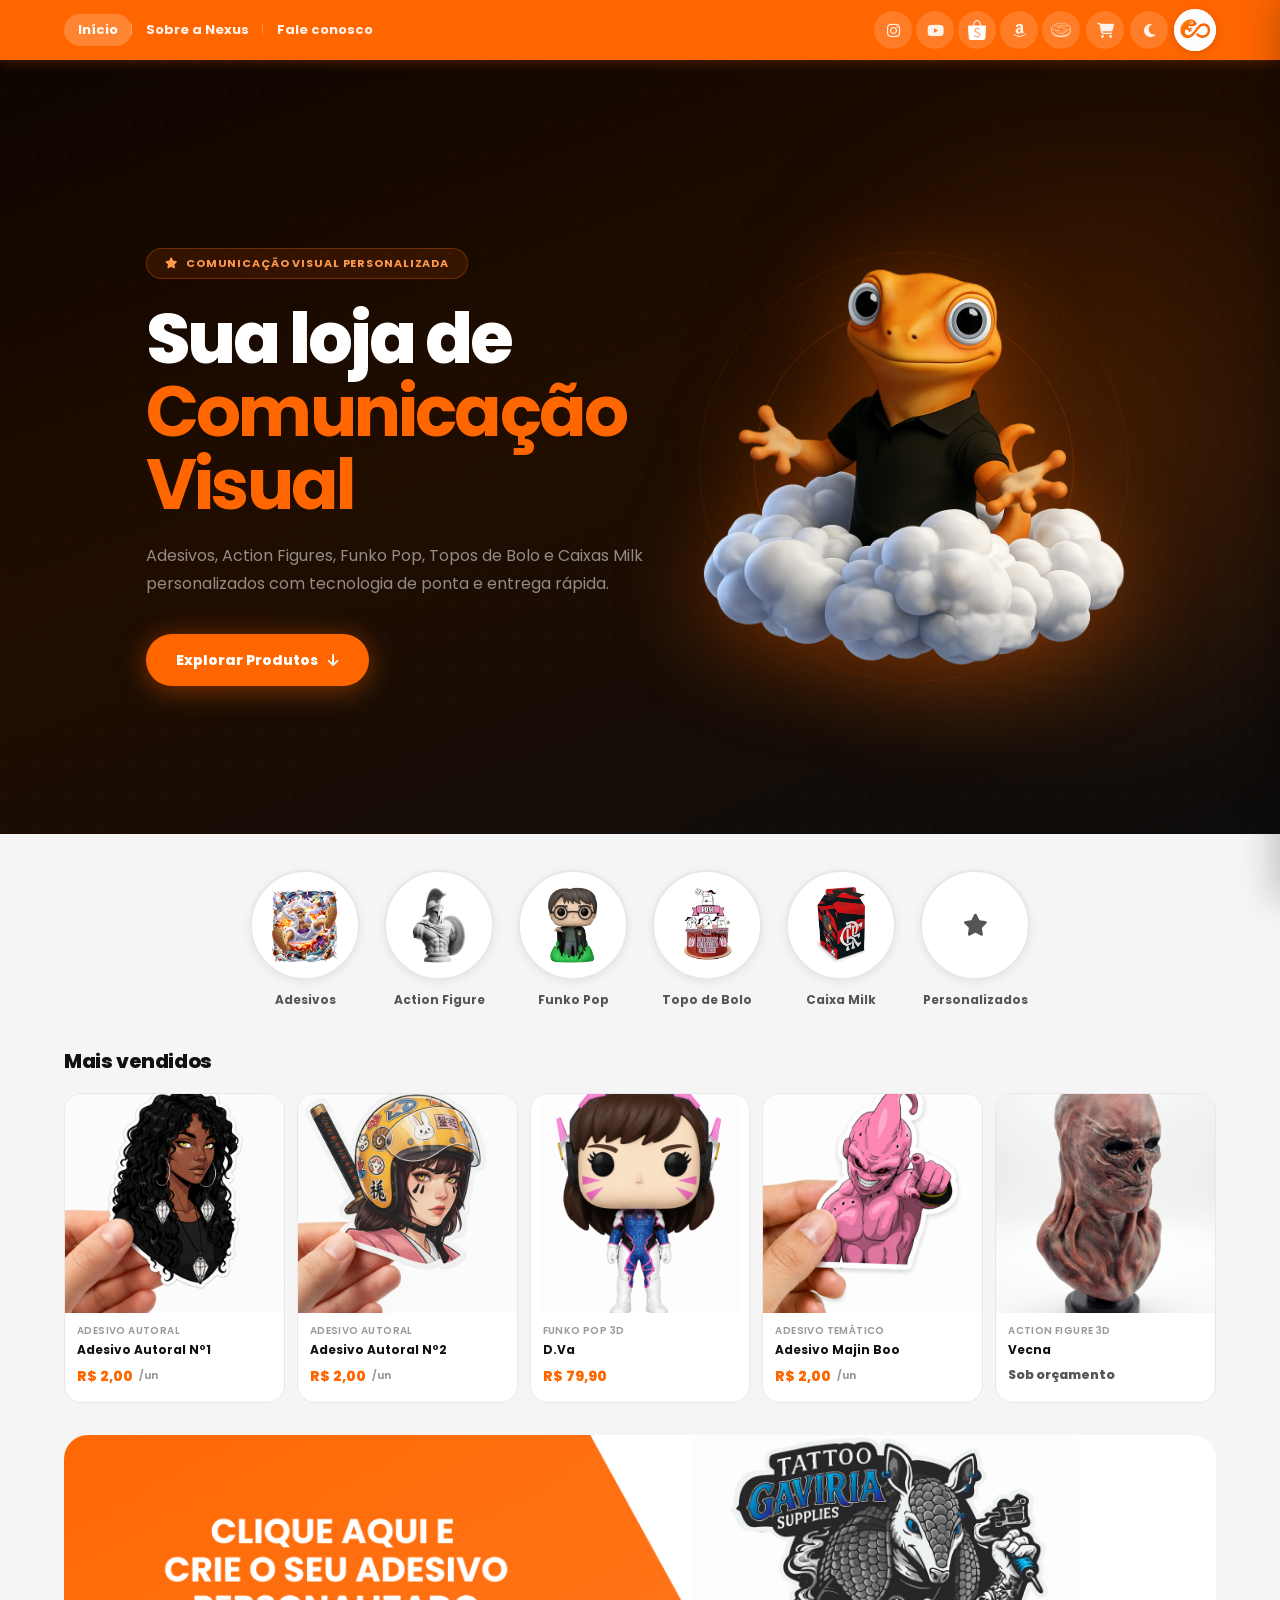
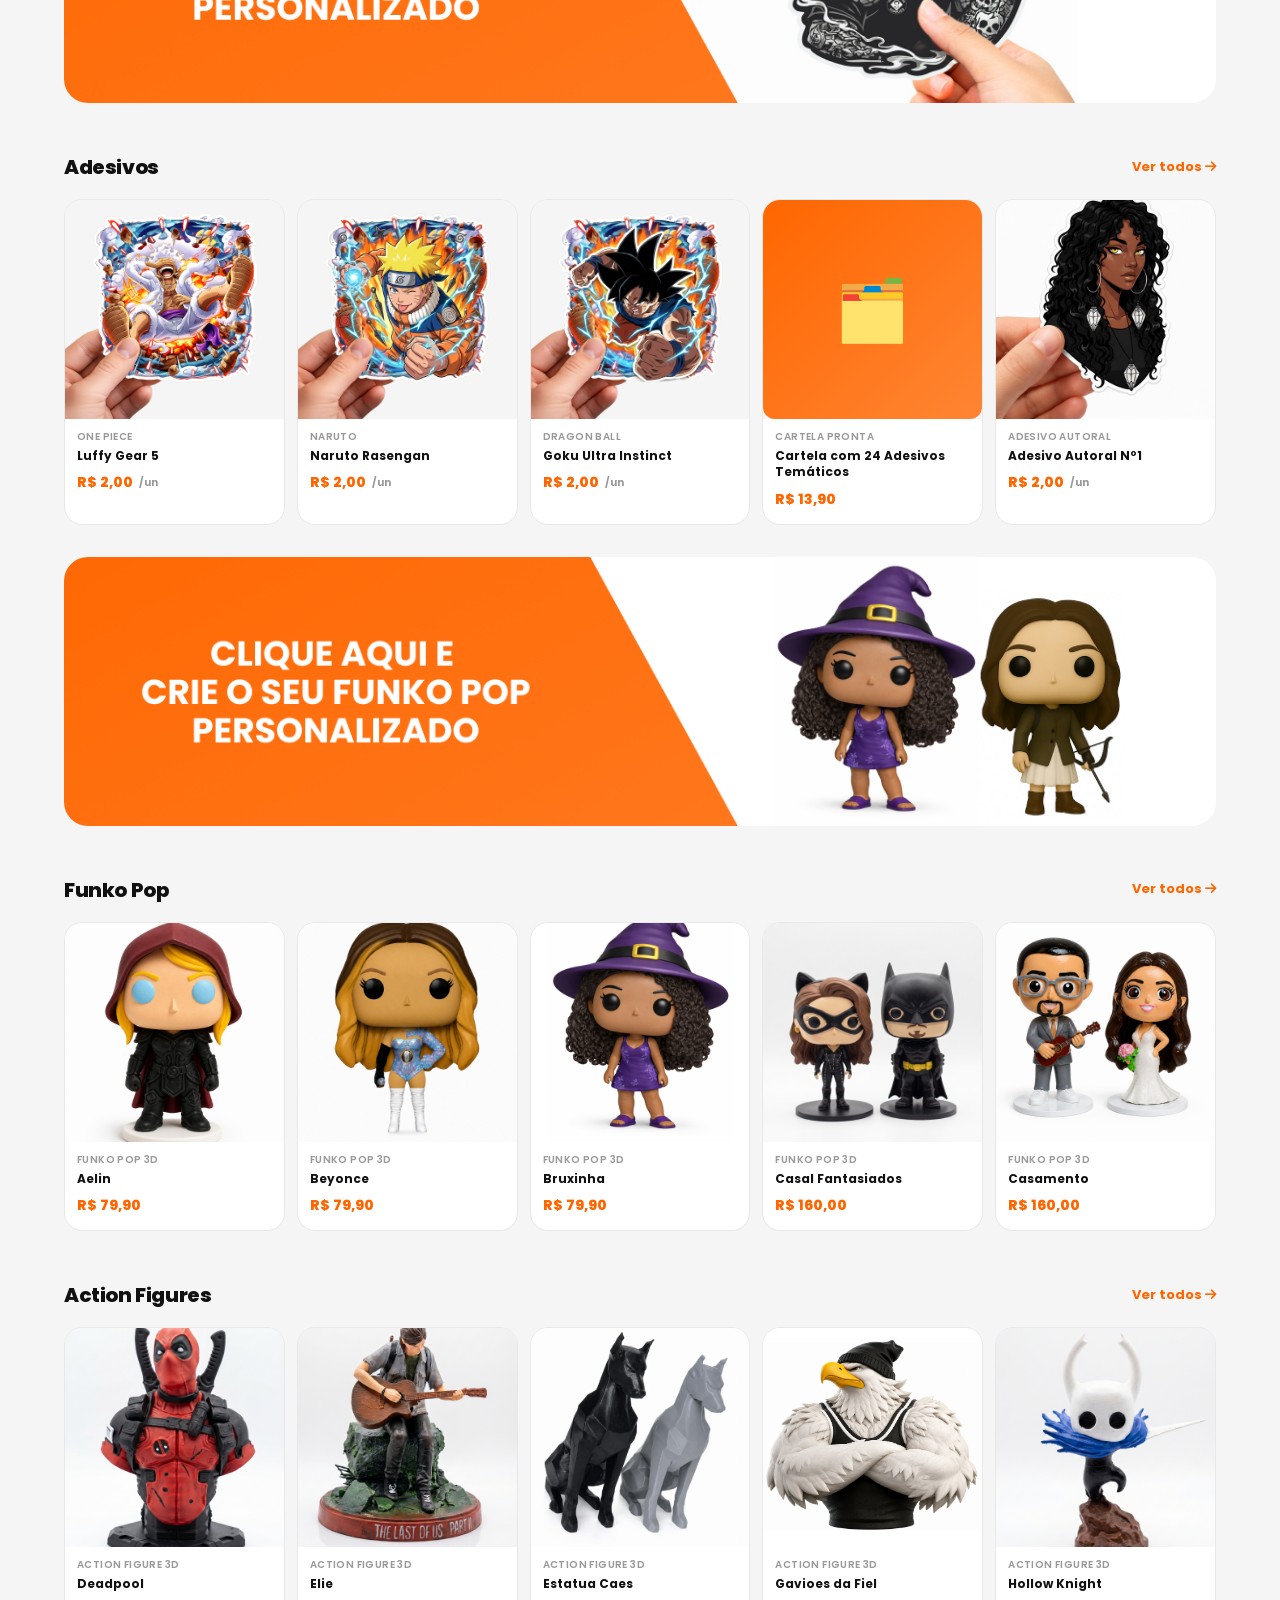
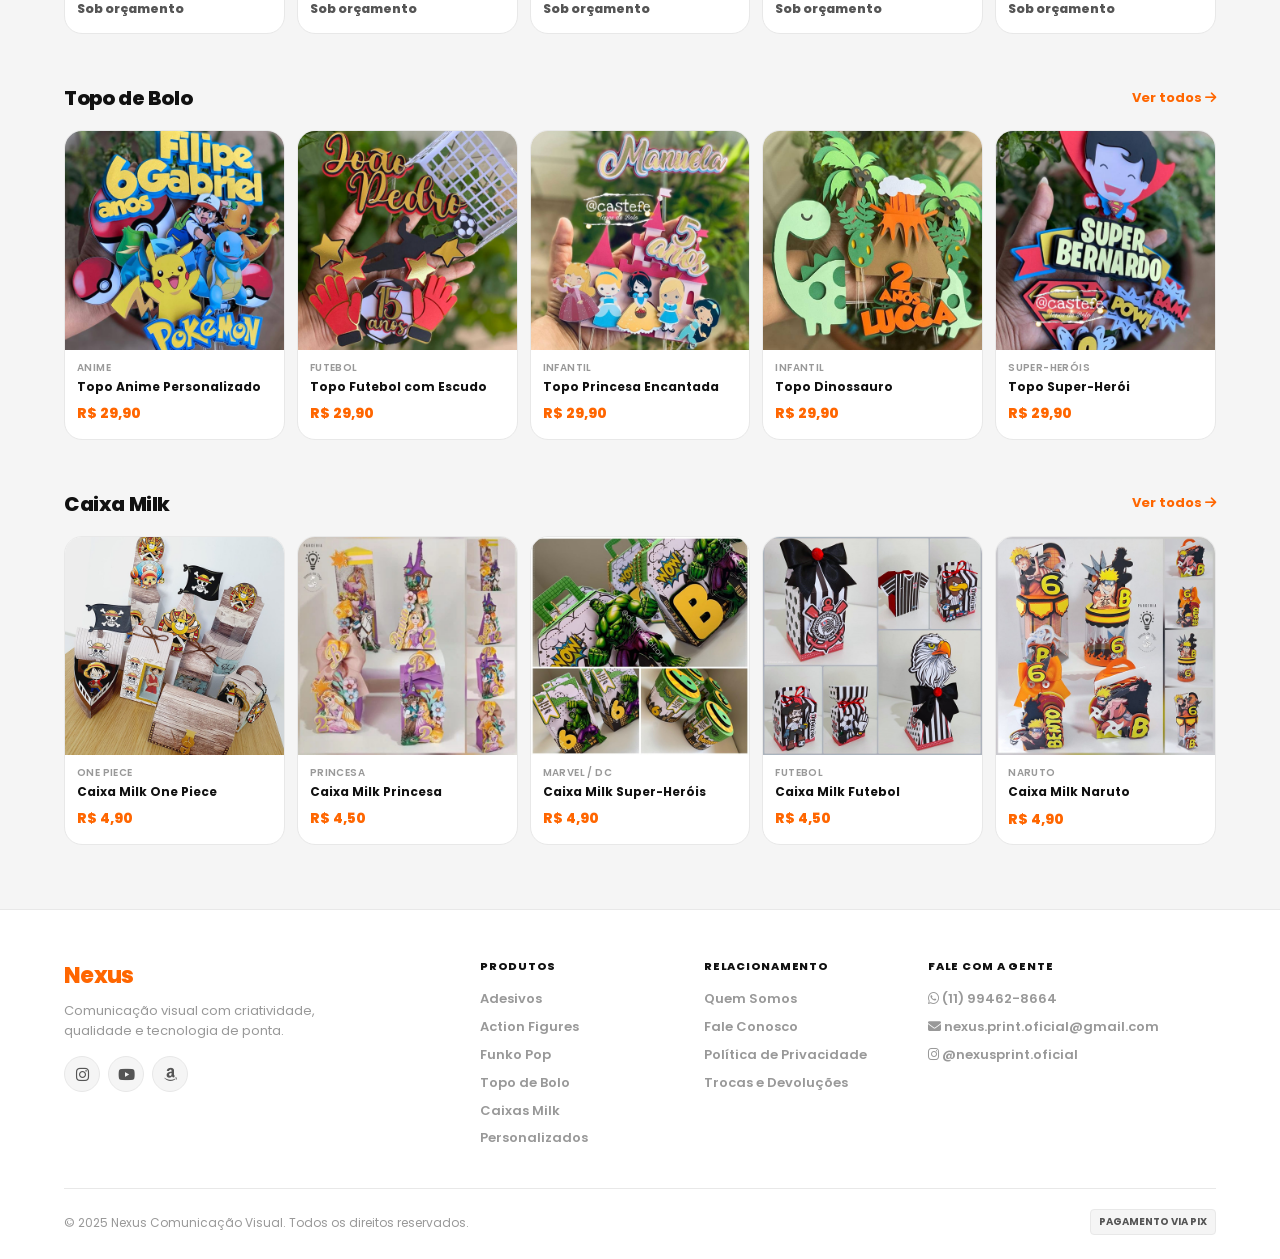
<file: index.html>
﻿<!DOCTYPE html>
<html lang="pt-BR" data-theme="light">
<head>
  <meta charset="UTF-8">
  <meta name="viewport" content="width=device-width, initial-scale=1.0">
  <title>Nexus — Comunicação Visual</title>
  <script>try{document.documentElement.setAttribute('data-theme',localStorage.getItem('nx-theme')||'light');}catch(e){}</script>
  <link rel="stylesheet" href="style.css">
  <link rel="shortcut icon" href="images/logo.png" type="image/x-icon">
  <link rel="stylesheet" href="https://cdnjs.cloudflare.com/ajax/libs/font-awesome/6.5.1/css/all.min.css">
</head>
<body>

<!-- HEADER -->
<header>
  <div class="container header-inner">
    <nav class="header-nav">
      <a href="index.html" class="active">Início</a>
      <a href="sobre.html">Sobre a Nexus</a>
      <a href="https://wa.me/5511994628664" target="_blank">Fale conosco</a>
    </nav>
    <div class="header-right">
      <div class="header-social">
        <a href="https://www.instagram.com/nexusprint.oficial/" target="_blank" aria-label="Instagram"><i class="fa-brands fa-instagram"></i></a>
        <a href="https://www.instagram.com/nexusprint.oficial/" target="_blank" aria-label="YouTube"><i class="fa-brands fa-youtube"></i></a>
        <a href="https://www.instagram.com/nexusprint.oficial/" target="_blank" aria-label="Shopee"><img src="images/shoppe.png" alt="Shopee"></a>
        <a href="https://www.instagram.com/nexusprint.oficial/" target="_blank" aria-label="Amazon"><i class="fa-brands fa-amazon"></i></a>
        <a href="https://www.instagram.com/nexusprint.oficial/" target="_blank" aria-label="Mercado Livre"><img src="images/ml.png" alt="Mercado Livre"></a>
      </div>
      <button class="cart-btn" id="cart-open-btn" aria-label="Carrinho">
        <i class="fa-solid fa-cart-shopping"></i>
        <span class="cart-badge hidden">0</span>
      </button>
      <button class="theme-toggle" id="theme-toggle" aria-label="Mudar tema">
        <i class="fa-solid fa-moon"></i>
      </button>
      <a href="index.html" class="header-logo" aria-label="Nexus Home">
        <span class="header-logo-text">
          <img src="images/logo-gecko.png" alt="Nexus">
        </span>
      </a>
    </div>
  </div>
</header>

<!-- HERO -->
<section class="hero-section">
  <div class="hero-bg-mesh"></div>
  <div class="hero-glow"></div>
  <div class="container">
    <div class="hero-inner">

      <div class="hero-text">
        <div class="hero-tag">
          <i class="fa-solid fa-star"></i> Comunicação Visual Personalizada
        </div>
        <h1 class="hero-title">
          Sua loja de<br>
          <strong>Comunicação<br>Visual</strong>
        </h1>
        <p class="hero-desc">
          Adesivos, Action Figures, Funko Pop, Topos de Bolo e Caixas Milk personalizados com tecnologia de ponta e entrega rápida.
        </p>
        <div class="hero-cta">
          <a href="#categorias" class="hero-cta-btn">
            Explorar Produtos <i class="fa-solid fa-arrow-down"></i>
          </a>
        </div>
      </div>

      <div class="hero-mascot">
        <div class="hero-mascot-ring"></div>
        <div class="hero-mascot-ring"></div>
        <img src="images/mascote-nuvem.png" alt="Mascote Nexus"
          onerror="this.parentElement.innerHTML='<div class=\'hero-mascot-ring\'></div><div class=\'hero-mascot-ring\'></div><div class=\'hero-mascot-placeholder\'>🦎</div>'">
      </div>

    </div>
  </div>
</section>

<!-- CATEGORIAS -->
<section class="categories-section" id="categorias">
  <div class="container">
    <div class="categories-row">
      <a href="adesivos.html" class="category-item">
        <div class="category-circle">
          <img src="images/stickerg5.png" alt="Adesivos">
        </div>
        <span class="category-label">Adesivos</span>
      </a>
      <a href="action-figures.html" class="category-item">
        <div class="category-circle">
          <img src="images/action-figure.png" alt="Action Figure">
        </div>
        <span class="category-label">Action Figure</span>
      </a>
      <a href="funko-pop.html" class="category-item">
        <div class="category-circle">
          <img src="images/funko-pop-icon.png" alt="Funko Pop">
        </div>
        <span class="category-label">Funko Pop</span>
      </a>
      <a href="topo-de-bolo.html" class="category-item">
        <div class="category-circle">
          <img src="images/topobolo.png" alt="Topo de Bolo">
        </div>
        <span class="category-label">Topo de Bolo</span>
      </a>
      <a href="caixas-milk.html" class="category-item">
        <div class="category-circle">
          <img src="images/caixamilk.png" alt="Caixa Milk">
        </div>
        <span class="category-label">Caixa Milk</span>
      </a>
      <a href="personalizados.html" class="category-item">
        <div class="category-circle">
          <i class="fa-solid fa-star" style="font-size:22px;color:var(--text-2);"></i>
        </div>
        <span class="category-label">Personalizados</span>
      </a>
    </div>
  </div>
</section>

<!-- MAIS VENDIDOS -->
<section class="catalog-section fade-up">
  <div class="container">
    <div class="section-header">
      <h2 class="section-title">Mais vendidos</h2>
    </div>
    <div class="products-grid" id="grid-mais-vendidos"></div>
  </div>
</section>

<!-- BANNER GRANDE 1 -->
<a href="https://wa.me/5511994628664" target="_blank">
<section class="banner-grande-section fade-up">
  <div class="container">
    <div class="banner-grande">
      <img src="images/banner-1.png" alt="Promoção Nexus" onerror="this.parentElement.innerHTML='<div class=\'banner-grande-placeholder\'><i class=\'fa-solid fa-image\'></i><span>Adicione sua arte em <strong>images/banner-1.png</strong></span></div>'">
    </div>
  </div>
</section>
</a>

<!-- ADESIVOS -->
<section class="catalog-section fade-up">
  <div class="container">
    <div class="section-header">
      <h2 class="section-title">Adesivos</h2>
      <a href="adesivos.html" class="section-link">Ver todos <i class="fa-solid fa-arrow-right"></i></a>
    </div>
    <div class="products-grid" id="grid-adesivos"></div>
  </div>
</section>


<!-- BANNER GRANDE 2 -->
 
<a href="https://wa.me/5511994628664" target="_blank">
<section class="banner-grande-section fade-up">
  <div class="container">
    <div class="banner-grande">
      <img src="images/banner-2.png" alt="Oferta Especial Nexus" onerror="this.parentElement.innerHTML='<div class=\'banner-grande-placeholder\'><i class=\'fa-solid fa-image\'></i><span>Adicione sua arte em <strong>images/banner-2.png</strong></span></div>'">
    </div>
  </div>
</section>
</a>
<!-- FUNKO POP -->
<section class="catalog-section fade-up">
  <div class="container">
    <div class="section-header">
      <h2 class="section-title">Funko Pop</h2>
      <a href="funko-pop.html" class="section-link">Ver todos <i class="fa-solid fa-arrow-right"></i></a>
    </div>
    <div class="products-grid" id="grid-funko-pop"></div>
  </div>
</section>

<!-- ACTION FIGURES -->
<section class="catalog-section fade-up">
  <div class="container">
    <div class="section-header">
      <h2 class="section-title">Action Figures</h2>
      <a href="action-figures.html" class="section-link">Ver todos <i class="fa-solid fa-arrow-right"></i></a>
    </div>
    <div class="products-grid" id="grid-action-figures"></div>
  </div>
</section>

<!-- TOPO DE BOLO -->
<section class="catalog-section fade-up">
  <div class="container">
    <div class="section-header">
      <h2 class="section-title">Topo de Bolo</h2>
      <a href="topo-de-bolo.html" class="section-link">Ver todos <i class="fa-solid fa-arrow-right"></i></a>
    </div>
    <div class="products-grid" id="grid-topo-bolo"></div>
  </div>
</section>

<!-- CAIXA MILK -->
<section class="catalog-section fade-up">
  <div class="container">
    <div class="section-header">
      <h2 class="section-title">Caixa Milk</h2>
      <a href="caixas-milk.html" class="section-link">Ver todos <i class="fa-solid fa-arrow-right"></i></a>
    </div>
    <div class="products-grid" id="grid-caixas-milk"></div>
  </div>
</section>

<!-- FOOTER -->
<footer>
  <div class="container">
    <div class="footer-inner">
      <div class="footer-brand-col">
        <div class="footer-logo-text">Nexus</div>
        <p class="footer-tagline">Comunicação visual com criatividade,<br>qualidade e tecnologia de ponta.</p>
        <div class="footer-social-links">
          <a href="https://www.instagram.com/nexusprint.oficial/" target="_blank" aria-label="Instagram"><i class="fa-brands fa-instagram"></i></a>
          <a href="https://www.instagram.com/nexusprint.oficial/" target="_blank" aria-label="YouTube"><i class="fa-brands fa-youtube"></i></a>
          <a href="https://www.instagram.com/nexusprint.oficial/" target="_blank" aria-label="Amazon"><i class="fa-brands fa-amazon"></i></a>
        </div>
      </div>
      <div class="footer-col">
        <h4>Produtos</h4>
        <a href="adesivos.html">Adesivos</a>
        <a href="action-figures.html">Action Figures</a>
        <a href="funko-pop.html">Funko Pop</a>
        <a href="topo-de-bolo.html">Topo de Bolo</a>
        <a href="caixas-milk.html">Caixas Milk</a>
        <a href="personalizados.html">Personalizados</a>
      </div>
      <div class="footer-col">
        <h4>Relacionamento</h4>
        <a href="sobre.html">Quem Somos</a>
        <a href="https://wa.me/5511994628664" target="_blank">Fale Conosco</a>
        <a href="#">Política de Privacidade</a>
        <a href="#">Trocas e Devoluções</a>
      </div>
      <div class="footer-col">
        <h4>Fale com a Gente</h4>
        <p><i class="fa-brands fa-whatsapp"></i> (11) 99462-8664</p>
        <p><i class="fa-solid fa-envelope"></i> nexus.print.oficial@gmail.com</p>
        <p><i class="fa-brands fa-instagram"></i> @nexusprint.oficial</p>
      </div>
    </div>
    <div class="footer-bottom">
      <span class="footer-copy">© 2025 Nexus Comunicação Visual. Todos os direitos reservados.</span>
      <div class="footer-payments">
        <span>PAGAMENTO VIA PIX</span>
      </div>
    </div>
  </div>
</footer>

<!-- CARRINHO -->
<div class="cart-overlay" id="cart-overlay"></div>
<aside class="cart-drawer" id="cart-drawer">
  <div class="cart-drawer-header">
    <h3>Seu carrinho</h3>
    <button type="button" class="cart-drawer-close" id="cart-drawer-close" aria-label="Fechar"><i class="fa-solid fa-xmark"></i></button>
  </div>
  <div class="cart-drawer-items" id="cart-drawer-items"></div>
  <div class="cart-drawer-footer">
    <div class="cart-total-row"><span>Total</span><span id="cart-total">R$ 0,00</span></div>
    <button type="button" class="btn-whatsapp" id="cart-checkout-btn">
      <i class="fa-brands fa-whatsapp"></i> Finalizar pedido no WhatsApp
    </button>
  </div>
</aside>

<script src="produtos.js"></script>
<script src="cart.js"></script>
<script src="script.js"></script>
</body>
</html>
</file>
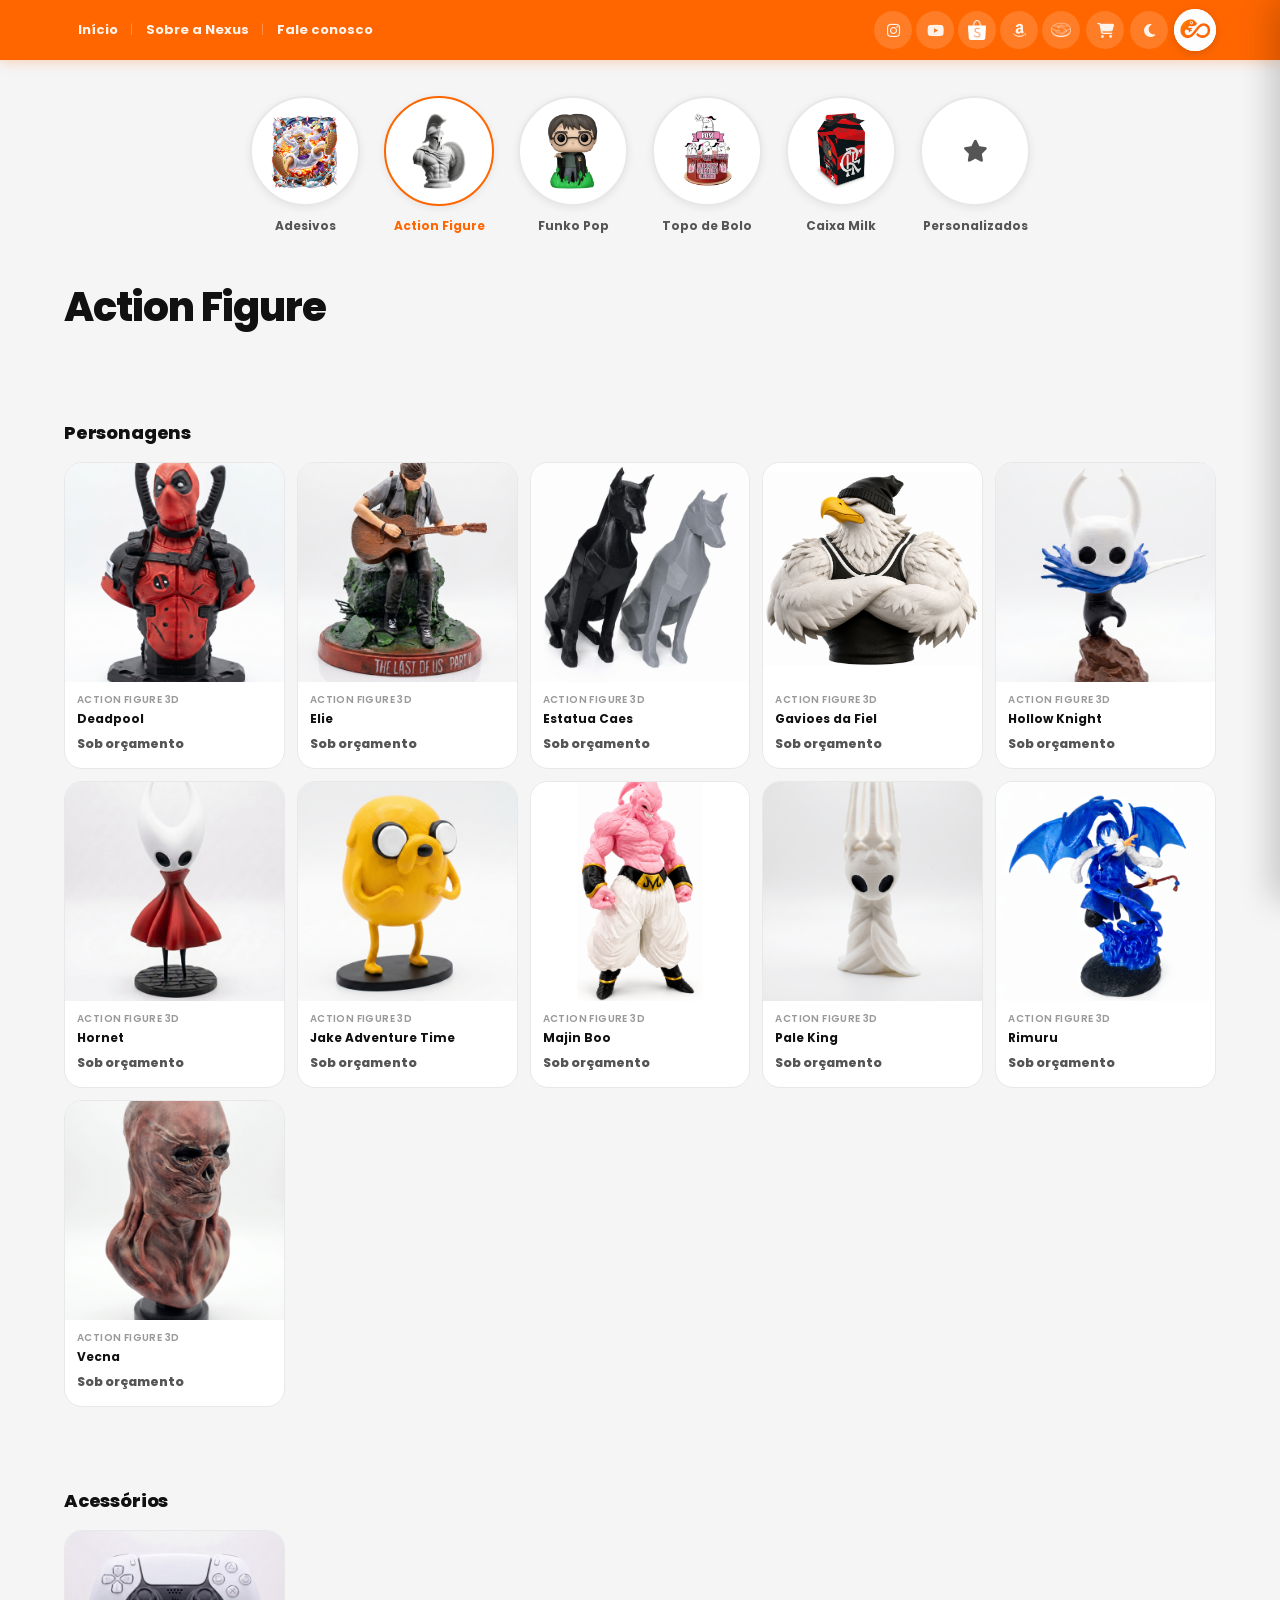
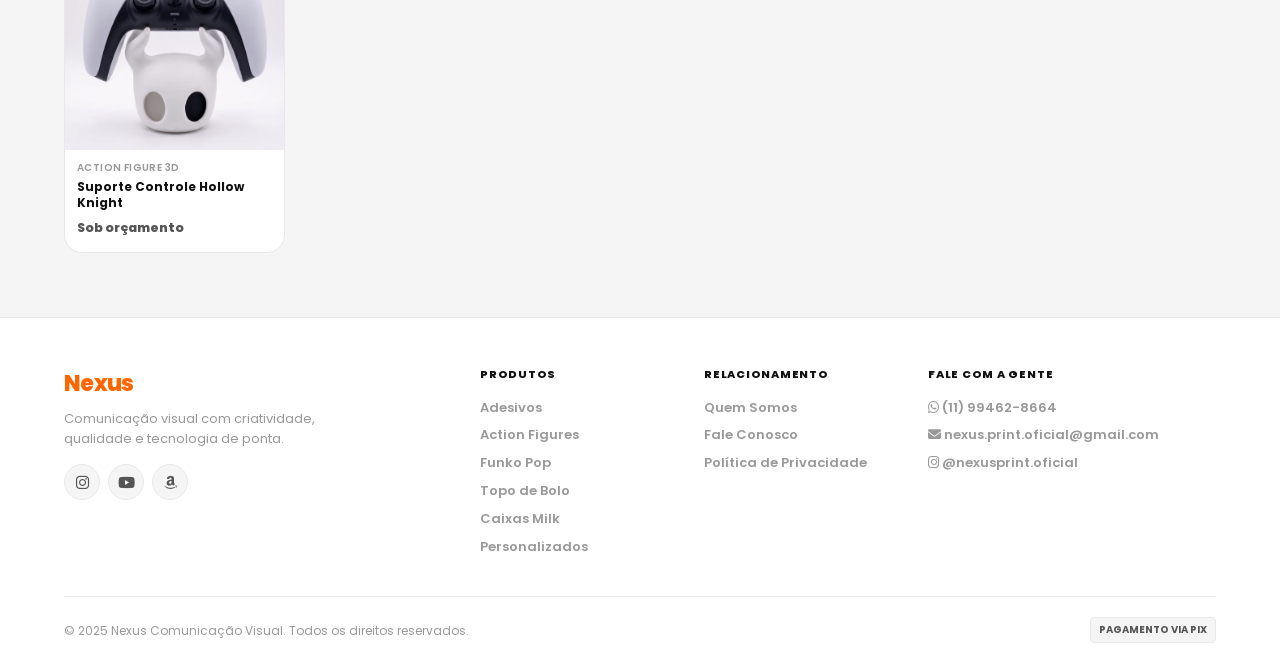
<file: action-figures.html>
﻿<!DOCTYPE html>
<html lang="pt-BR" data-theme="light">
<head>
  <meta charset="UTF-8">
  <meta name="viewport" content="width=device-width, initial-scale=1.0">
  <title>Action Figures — Nexus</title>
  <script>try{document.documentElement.setAttribute('data-theme',localStorage.getItem('nx-theme')||'light');}catch(e){}</script>
  <link rel="stylesheet" href="style.css">
  <link rel="shortcut icon" href="images/logo.png" type="image/x-icon">
  <link rel="stylesheet" href="https://cdnjs.cloudflare.com/ajax/libs/font-awesome/6.5.1/css/all.min.css">
</head>
<body>

<!-- HEADER -->
<header>
  <div class="container header-inner">
    <nav class="header-nav">
      <a href="index.html">Início</a>
      <a href="sobre.html">Sobre a Nexus</a>
      <a href="https://wa.me/5511994628664" target="_blank">Fale conosco</a>
    </nav>
    <div class="header-right">
      <div class="header-social">
        <a href="https://www.instagram.com/nexusprint.oficial/" target="_blank" aria-label="Instagram"><i class="fa-brands fa-instagram"></i></a>
        <a href="https://www.instagram.com/nexusprint.oficial/" target="_blank" aria-label="YouTube"><i class="fa-brands fa-youtube"></i></a>
        <a href="https://www.instagram.com/nexusprint.oficial/" target="_blank" aria-label="Shopee"><img src="images/shoppe.png" alt="Shopee"></a>
        <a href="https://www.instagram.com/nexusprint.oficial/" target="_blank" aria-label="Amazon"><i class="fa-brands fa-amazon"></i></a>
        <a href="https://www.instagram.com/nexusprint.oficial/" target="_blank" aria-label="Mercado Livre"><img src="images/ml.png" alt="Mercado Livre"></a>
      </div>
      <button class="cart-btn" id="cart-open-btn" aria-label="Carrinho">
        <i class="fa-solid fa-cart-shopping"></i>
        <span class="cart-badge hidden">0</span>
      </button>
      <button class="theme-toggle" id="theme-toggle" aria-label="Mudar tema">
        <i class="fa-solid fa-moon"></i>
      </button>
      <a href="index.html" class="header-logo" aria-label="Nexus Home">
        <span class="header-logo-text">
          <img src="images/logo-gecko.png" alt="Nexus">
        </span>
      </a>
    </div>
  </div>
</header>

<!-- CATEGORIAS -->
<section class="categories-section">
  <div class="container">
    <div class="categories-row">
      <a href="adesivos.html" class="category-item">
        <div class="category-circle">
          <img src="images/stickerg5.png" alt="Adesivos">
        </div>
        <span class="category-label">Adesivos</span>
      </a>
      <a href="action-figures.html" class="category-item">
        <div class="category-circle" style="border-color: var(--primary);">
          <img src="images/action-figure.png" alt="Action Figure">
        </div>
        <span class="category-label" style="color: var(--primary);">Action Figure</span>
      </a>
      <a href="funko-pop.html" class="category-item">
        <div class="category-circle">
          <img src="images/funko-pop-icon.png" alt="Funko Pop">
        </div>
        <span class="category-label">Funko Pop</span>
      </a>
      <a href="topo-de-bolo.html" class="category-item">
        <div class="category-circle">
          <img src="images/topobolo.png" alt="Topo de Bolo">
        </div>
        <span class="category-label">Topo de Bolo</span>
      </a>
      <a href="caixas-milk.html" class="category-item">
        <div class="category-circle">
          <img src="images/caixamilk.png" alt="Caixa Milk">
        </div>
        <span class="category-label">Caixa Milk</span>
      </a>
      <a href="personalizados.html" class="category-item">
        <div class="category-circle">
          <i class="fa-solid fa-star" style="font-size:22px;color:var(--text-2);"></i>
        </div>
        <span class="category-label">Personalizados</span>
      </a>
    </div>
  </div>
</section>

<div class="container">
  <h1 class="category-page-title">Action Figure</h1>
</div>

<section class="catalog-section fade-up">
  <div class="container">
    <h2 class="subsection-title">Personagens</h2>
    <div class="products-grid" data-cat="action-figures" data-subsection="personagens"></div>
  </div>
</section>

<section class="catalog-section fade-up">
  <div class="container">
    <h2 class="subsection-title">Acessórios</h2>
    <div class="products-grid" data-cat="action-figures" data-subsection="acessorios"></div>
  </div>
</section>

<!-- FOOTER -->
<footer>
  <div class="container">
    <div class="footer-inner">
      <div class="footer-brand-col">
        <div class="footer-logo-text">Nexus</div>
        <p class="footer-tagline">Comunicação visual com criatividade,<br>qualidade e tecnologia de ponta.</p>
        <div class="footer-social-links">
          <a href="https://www.instagram.com/nexusprint.oficial/" target="_blank" aria-label="Instagram"><i class="fa-brands fa-instagram"></i></a>
          <a href="https://www.instagram.com/nexusprint.oficial/" target="_blank" aria-label="YouTube"><i class="fa-brands fa-youtube"></i></a>
          <a href="https://www.instagram.com/nexusprint.oficial/" target="_blank" aria-label="Amazon"><i class="fa-brands fa-amazon"></i></a>
        </div>
      </div>
      <div class="footer-col">
        <h4>Produtos</h4>
        <a href="adesivos.html">Adesivos</a>
        <a href="action-figures.html">Action Figures</a>
        <a href="funko-pop.html">Funko Pop</a>
        <a href="topo-de-bolo.html">Topo de Bolo</a>
        <a href="caixas-milk.html">Caixas Milk</a>
        <a href="personalizados.html">Personalizados</a>
      </div>
      <div class="footer-col">
        <h4>Relacionamento</h4>
        <a href="sobre.html">Quem Somos</a>
        <a href="https://wa.me/5511994628664" target="_blank">Fale Conosco</a>
        <a href="#">Política de Privacidade</a>
      </div>
      <div class="footer-col">
        <h4>Fale com a Gente</h4>
        <p><i class="fa-brands fa-whatsapp"></i> (11) 99462-8664</p>
        <p><i class="fa-solid fa-envelope"></i> nexus.print.oficial@gmail.com</p>
        <p><i class="fa-brands fa-instagram"></i> @nexusprint.oficial</p>
      </div>
    </div>
    <div class="footer-bottom">
      <span class="footer-copy">© 2025 Nexus Comunicação Visual. Todos os direitos reservados.</span>
      <div class="footer-payments"><span>PAGAMENTO VIA PIX</span></div>
    </div>
  </div>
</footer>

<!-- CARRINHO -->
<div class="cart-overlay" id="cart-overlay"></div>
<aside class="cart-drawer" id="cart-drawer">
  <div class="cart-drawer-header">
    <h3>Seu carrinho</h3>
    <button type="button" class="cart-drawer-close" id="cart-drawer-close" aria-label="Fechar"><i class="fa-solid fa-xmark"></i></button>
  </div>
  <div class="cart-drawer-items" id="cart-drawer-items"></div>
  <div class="cart-drawer-footer">
    <div class="cart-total-row"><span>Total</span><span id="cart-total">R$ 0,00</span></div>
    <button type="button" class="btn-whatsapp" id="cart-checkout-btn">
      <i class="fa-brands fa-whatsapp"></i> Finalizar pedido no WhatsApp
    </button>
  </div>
</aside>

<script src="produtos.js"></script>
<script src="cart.js"></script>
<script src="script.js"></script>
</body>
</html>
</file>
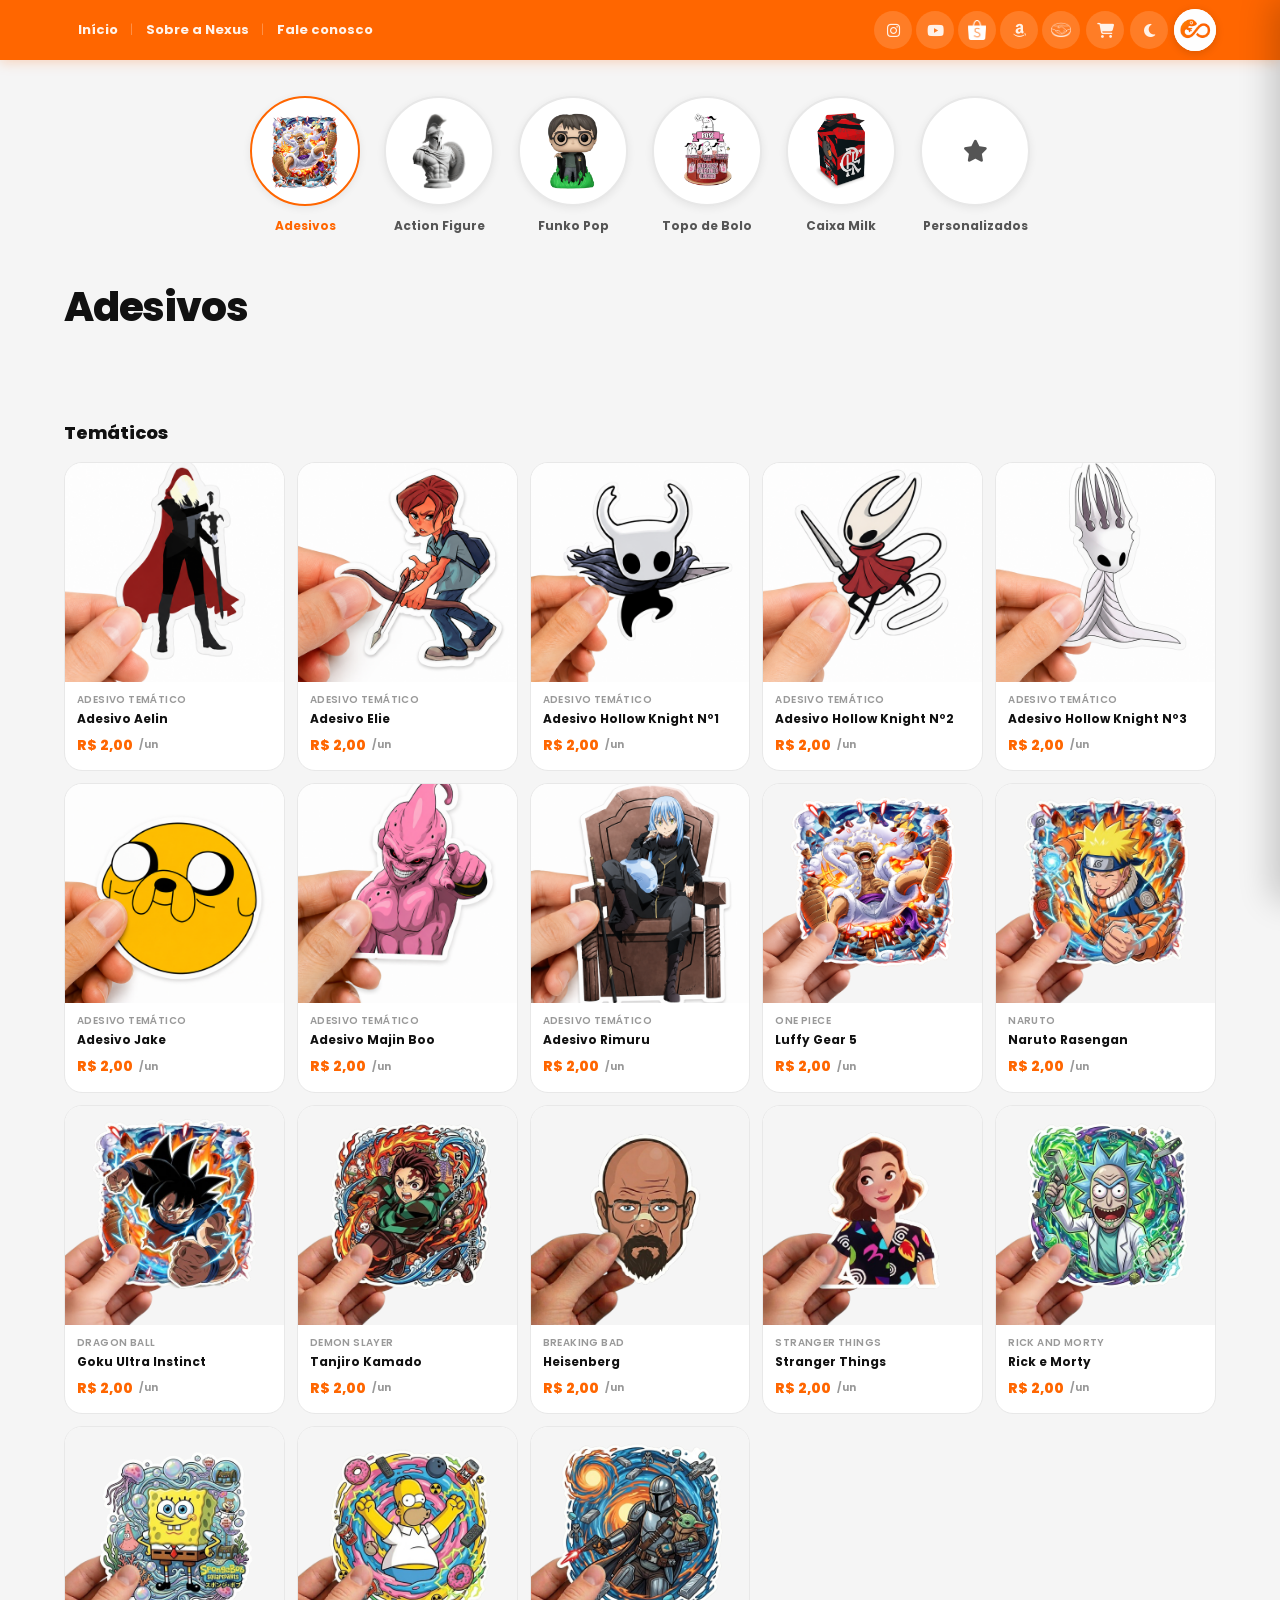
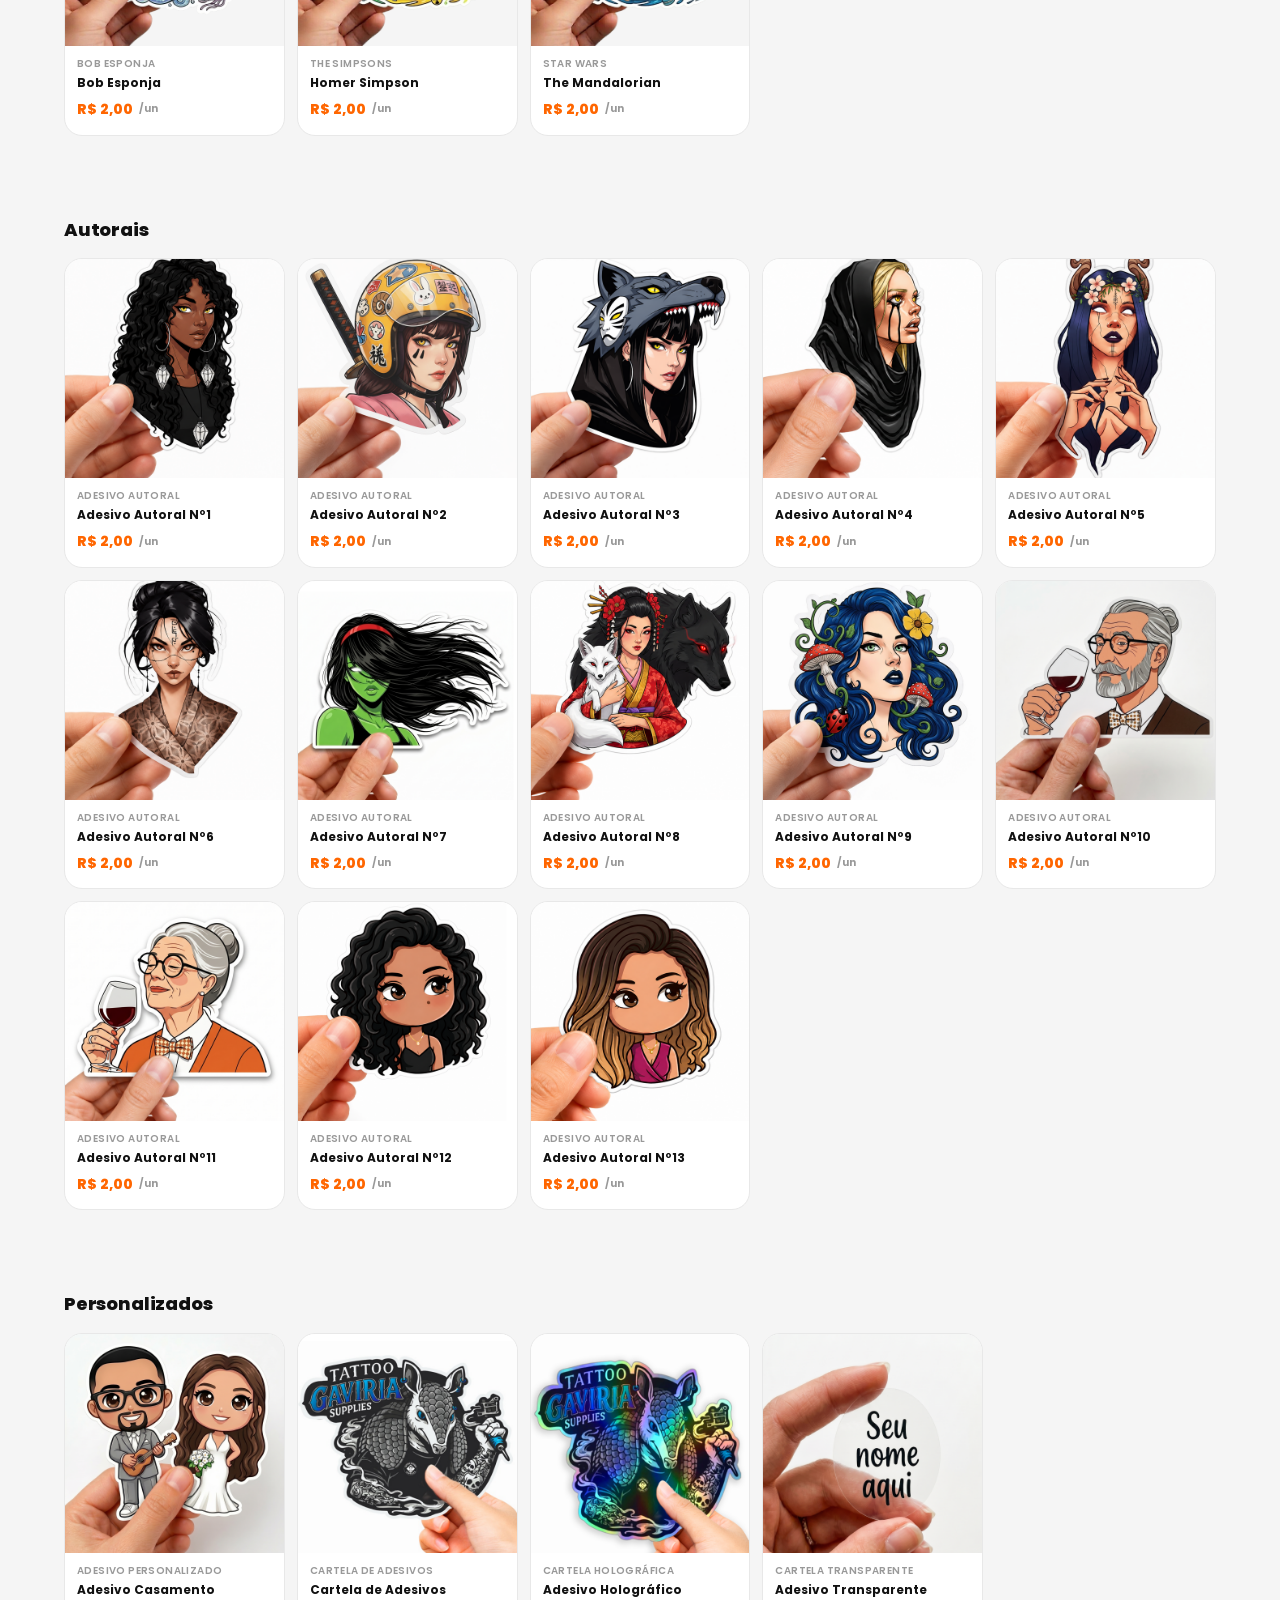
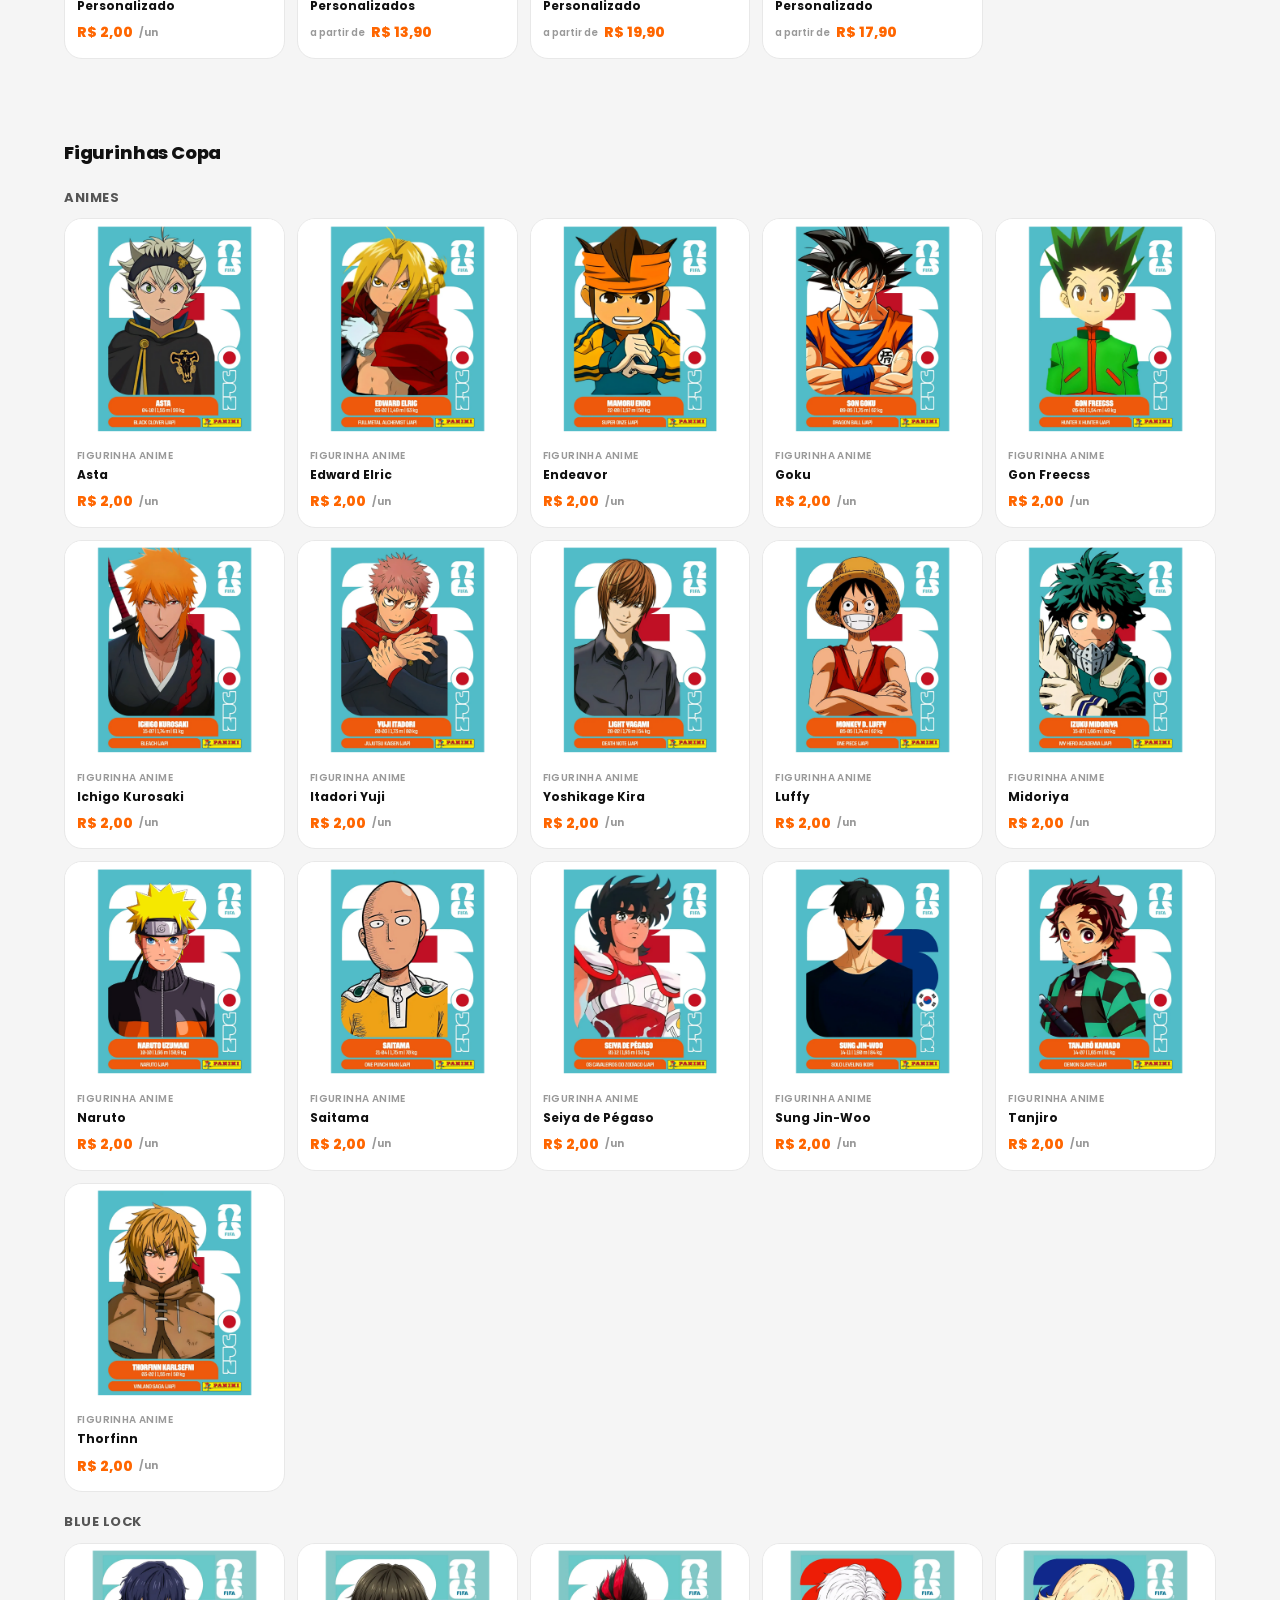
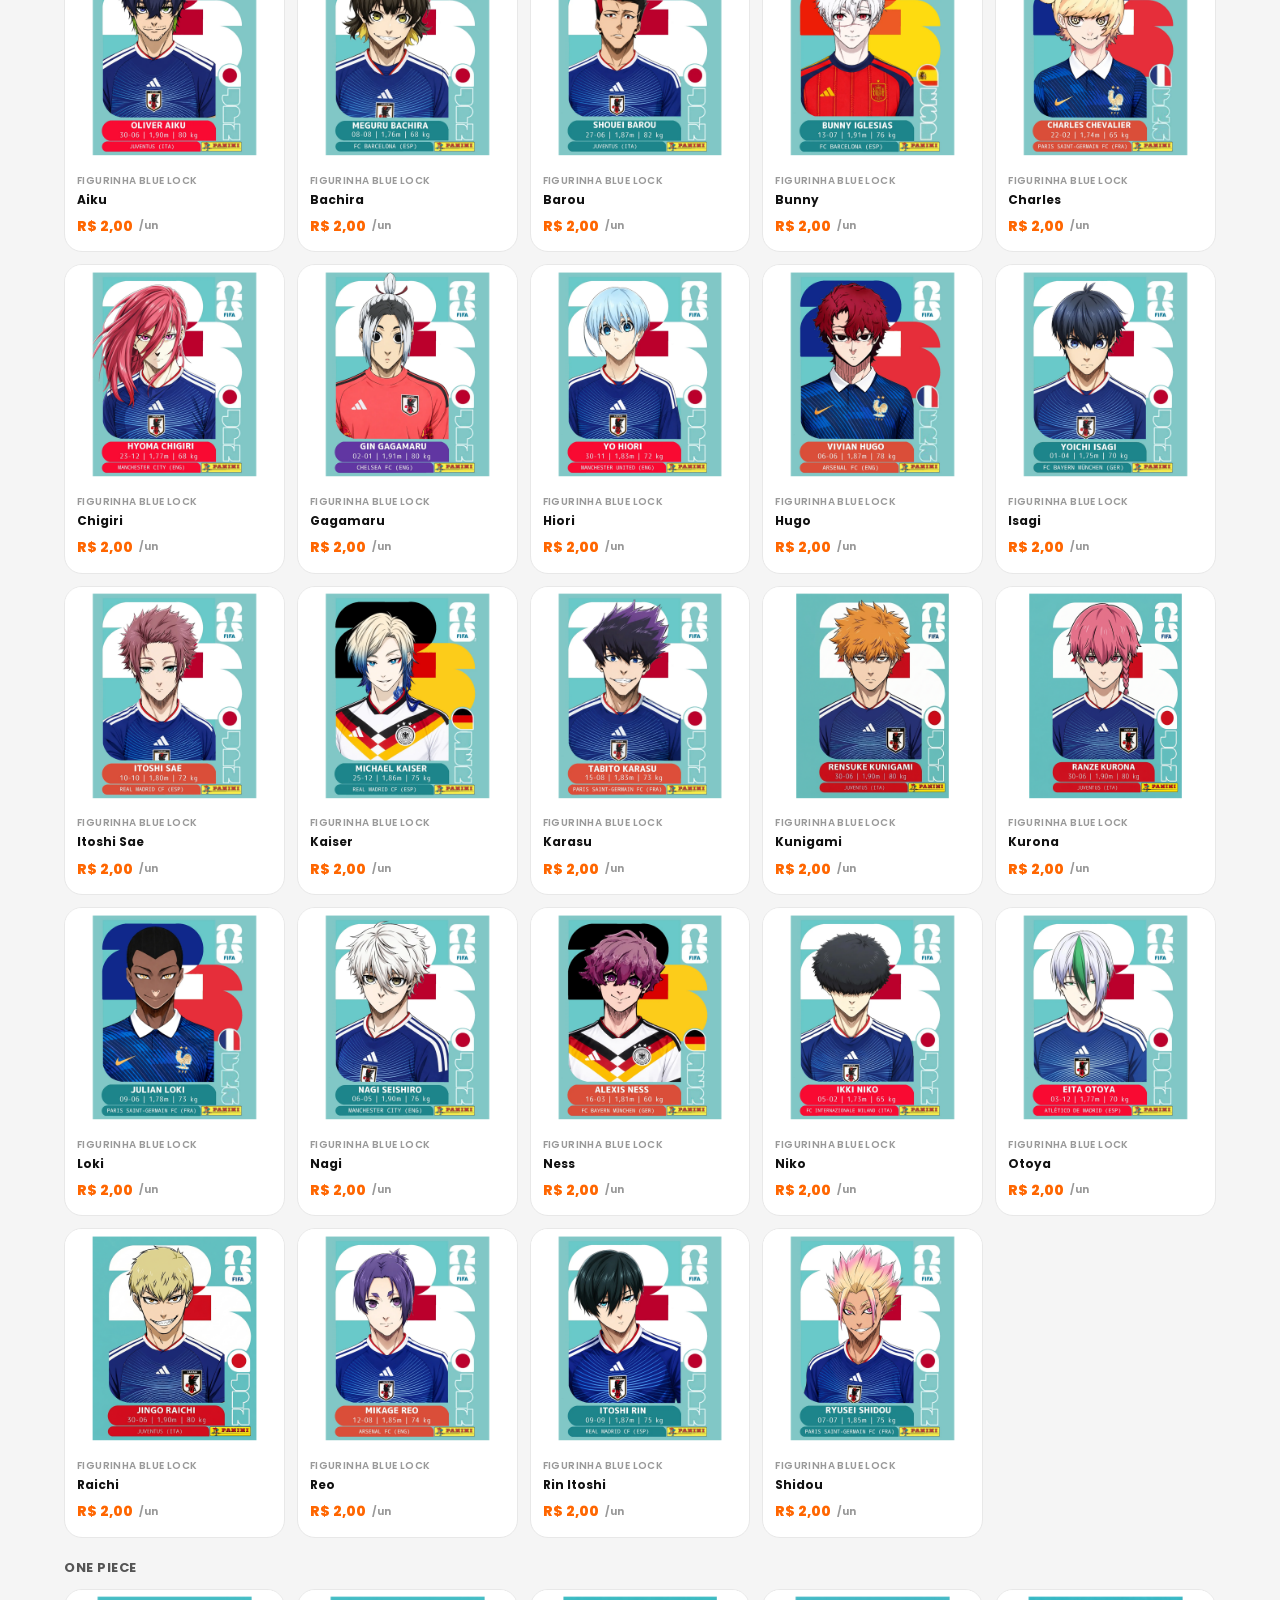
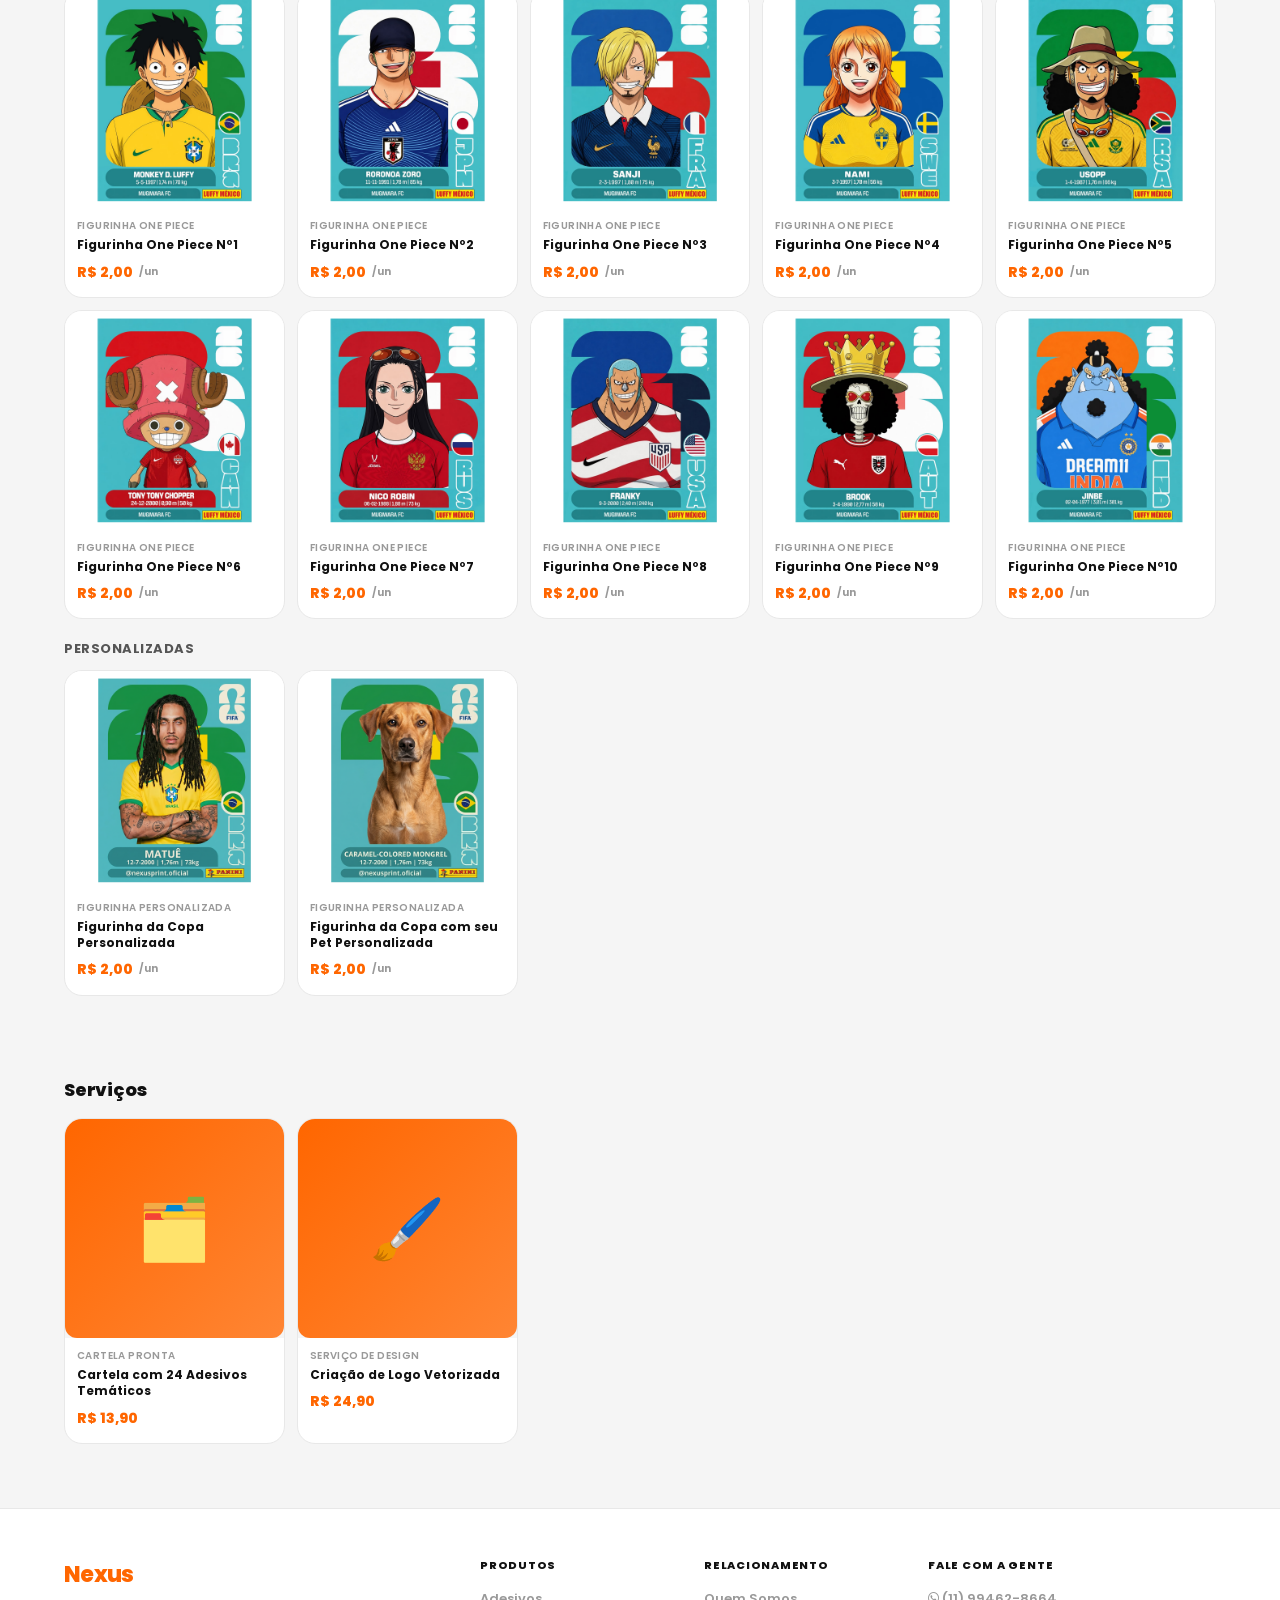
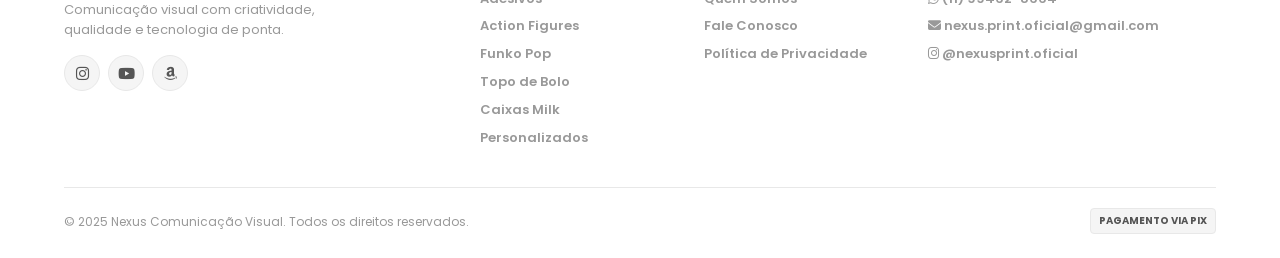
<file: adesivos.html>
﻿<!DOCTYPE html>
<html lang="pt-BR" data-theme="light">
<head>
  <meta charset="UTF-8">
  <meta name="viewport" content="width=device-width, initial-scale=1.0">
  <title>Adesivos — Nexus</title>
  <script>try{document.documentElement.setAttribute('data-theme',localStorage.getItem('nx-theme')||'light');}catch(e){}</script>
  <link rel="stylesheet" href="style.css">
  <link rel="shortcut icon" href="images/logo.png" type="image/x-icon">
  <link rel="stylesheet" href="https://cdnjs.cloudflare.com/ajax/libs/font-awesome/6.5.1/css/all.min.css">
</head>
<body>

<!-- HEADER -->
<header>
  <div class="container header-inner">
    <nav class="header-nav">
      <a href="index.html">Início</a>
      <a href="sobre.html">Sobre a Nexus</a>
      <a href="https://wa.me/5511994628664" target="_blank">Fale conosco</a>
    </nav>
    <div class="header-right">
      <div class="header-social">
        <a href="https://www.instagram.com/nexusprint.oficial/" target="_blank" aria-label="Instagram"><i class="fa-brands fa-instagram"></i></a>
        <a href="https://www.instagram.com/nexusprint.oficial/" target="_blank" aria-label="YouTube"><i class="fa-brands fa-youtube"></i></a>
        <a href="https://www.instagram.com/nexusprint.oficial/" target="_blank" aria-label="Shopee"><img src="images/shoppe.png" alt="Shopee"></a>
        <a href="https://www.instagram.com/nexusprint.oficial/" target="_blank" aria-label="Amazon"><i class="fa-brands fa-amazon"></i></a>
        <a href="https://www.instagram.com/nexusprint.oficial/" target="_blank" aria-label="Mercado Livre"><img src="images/ml.png" alt="Mercado Livre"></a>
      </div>
      <button class="cart-btn" id="cart-open-btn" aria-label="Carrinho">
        <i class="fa-solid fa-cart-shopping"></i>
        <span class="cart-badge hidden">0</span>
      </button>
      <button class="theme-toggle" id="theme-toggle" aria-label="Mudar tema">
        <i class="fa-solid fa-moon"></i>
      </button>
      <a href="index.html" class="header-logo" aria-label="Nexus Home">
        <span class="header-logo-text">
          <img src="images/logo-gecko.png" alt="Nexus">
        </span>
      </a>
    </div>
  </div>
</header>

<!-- CATEGORIAS -->
<section class="categories-section">
  <div class="container">
    <div class="categories-row">
      <a href="adesivos.html" class="category-item">
        <div class="category-circle" style="border-color: var(--primary);">
          <img src="images/stickerg5.png" alt="Adesivos">
        </div>
        <span class="category-label" style="color: var(--primary);">Adesivos</span>
      </a>
      <a href="action-figures.html" class="category-item">
        <div class="category-circle">
          <img src="images/action-figure.png" alt="Action Figure">
        </div>
        <span class="category-label">Action Figure</span>
      </a>
      <a href="funko-pop.html" class="category-item">
        <div class="category-circle">
          <img src="images/funko-pop-icon.png" alt="Funko Pop">
        </div>
        <span class="category-label">Funko Pop</span>
      </a>
      <a href="topo-de-bolo.html" class="category-item">
        <div class="category-circle">
          <img src="images/topobolo.png" alt="Topo de Bolo">
        </div>
        <span class="category-label">Topo de Bolo</span>
      </a>
      <a href="caixas-milk.html" class="category-item">
        <div class="category-circle">
          <img src="images/caixamilk.png" alt="Caixa Milk">
        </div>
        <span class="category-label">Caixa Milk</span>
      </a>
      <a href="personalizados.html" class="category-item">
        <div class="category-circle">
          <i class="fa-solid fa-star" style="font-size:22px;color:var(--text-2);"></i>
        </div>
        <span class="category-label">Personalizados</span>
      </a>
    </div>
  </div>
</section>

<div class="container">
  <h1 class="category-page-title">Adesivos</h1>
</div>

<section class="catalog-section fade-up">
  <div class="container">
    <h2 class="subsection-title">Temáticos</h2>
    <div class="products-grid" data-cat="adesivos" data-subsection="tematicos"></div>
  </div>
</section>

<section class="catalog-section fade-up">
  <div class="container">
    <h2 class="subsection-title">Autorais</h2>
    <div class="products-grid" data-cat="adesivos" data-subsection="autorais"></div>
  </div>
</section>

<section class="catalog-section fade-up">
  <div class="container">
    <h2 class="subsection-title">Personalizados</h2>
    <div class="products-grid" data-cat="adesivos" data-subsection="personalizados"></div>
  </div>
</section>

<section class="catalog-section fade-up">
  <div class="container">
    <h2 class="subsection-title">Figurinhas Copa</h2>

    <h3 class="subsection-subtitle">Animes</h3>
    <div class="products-grid" data-cat="adesivos" data-subsection="figurinhas-anime"></div>

    <h3 class="subsection-subtitle">Blue Lock</h3>
    <div class="products-grid" data-cat="adesivos" data-subsection="figurinhas-bluelock"></div>

    <h3 class="subsection-subtitle">One Piece</h3>
    <div class="products-grid" data-cat="adesivos" data-subsection="figurinhas-onepiece"></div>

    <h3 class="subsection-subtitle">Personalizadas</h3>
    <div class="products-grid" data-cat="adesivos" data-subsection="figurinhas-personalizadas"></div>
  </div>
</section>

<section class="catalog-section fade-up">
  <div class="container">
    <h2 class="subsection-title">Serviços</h2>
    <div class="products-grid" data-cat="adesivos" data-subsection="servicos"></div>
  </div>
</section>

<!-- FOOTER -->
<footer>
  <div class="container">
    <div class="footer-inner">
      <div class="footer-brand-col">
        <div class="footer-logo-text">Nexus</div>
        <p class="footer-tagline">Comunicação visual com criatividade,<br>qualidade e tecnologia de ponta.</p>
        <div class="footer-social-links">
          <a href="https://www.instagram.com/nexusprint.oficial/" target="_blank" aria-label="Instagram"><i class="fa-brands fa-instagram"></i></a>
          <a href="https://www.instagram.com/nexusprint.oficial/" target="_blank" aria-label="YouTube"><i class="fa-brands fa-youtube"></i></a>
          <a href="https://www.instagram.com/nexusprint.oficial/" target="_blank" aria-label="Amazon"><i class="fa-brands fa-amazon"></i></a>
        </div>
      </div>
      <div class="footer-col">
        <h4>Produtos</h4>
        <a href="adesivos.html">Adesivos</a>
        <a href="action-figures.html">Action Figures</a>
        <a href="funko-pop.html">Funko Pop</a>
        <a href="topo-de-bolo.html">Topo de Bolo</a>
        <a href="caixas-milk.html">Caixas Milk</a>
        <a href="personalizados.html">Personalizados</a>
      </div>
      <div class="footer-col">
        <h4>Relacionamento</h4>
        <a href="sobre.html">Quem Somos</a>
        <a href="https://wa.me/5511994628664" target="_blank">Fale Conosco</a>
        <a href="#">Política de Privacidade</a>
      </div>
      <div class="footer-col">
        <h4>Fale com a Gente</h4>
        <p><i class="fa-brands fa-whatsapp"></i> (11) 99462-8664</p>
        <p><i class="fa-solid fa-envelope"></i> nexus.print.oficial@gmail.com</p>
        <p><i class="fa-brands fa-instagram"></i> @nexusprint.oficial</p>
      </div>
    </div>
    <div class="footer-bottom">
      <span class="footer-copy">© 2025 Nexus Comunicação Visual. Todos os direitos reservados.</span>
      <div class="footer-payments"><span>PAGAMENTO VIA PIX</span></div>
    </div>
  </div>
</footer>

<!-- CARRINHO -->
<div class="cart-overlay" id="cart-overlay"></div>
<aside class="cart-drawer" id="cart-drawer">
  <div class="cart-drawer-header">
    <h3>Seu carrinho</h3>
    <button type="button" class="cart-drawer-close" id="cart-drawer-close" aria-label="Fechar"><i class="fa-solid fa-xmark"></i></button>
  </div>
  <div class="cart-drawer-items" id="cart-drawer-items"></div>
  <div class="cart-drawer-footer">
    <div class="cart-total-row"><span>Total</span><span id="cart-total">R$ 0,00</span></div>
    <button type="button" class="btn-whatsapp" id="cart-checkout-btn">
      <i class="fa-brands fa-whatsapp"></i> Finalizar pedido no WhatsApp
    </button>
  </div>
</aside>

<script src="produtos.js"></script>
<script src="cart.js"></script>
<script src="script.js"></script>
</body>
</html>
</file>
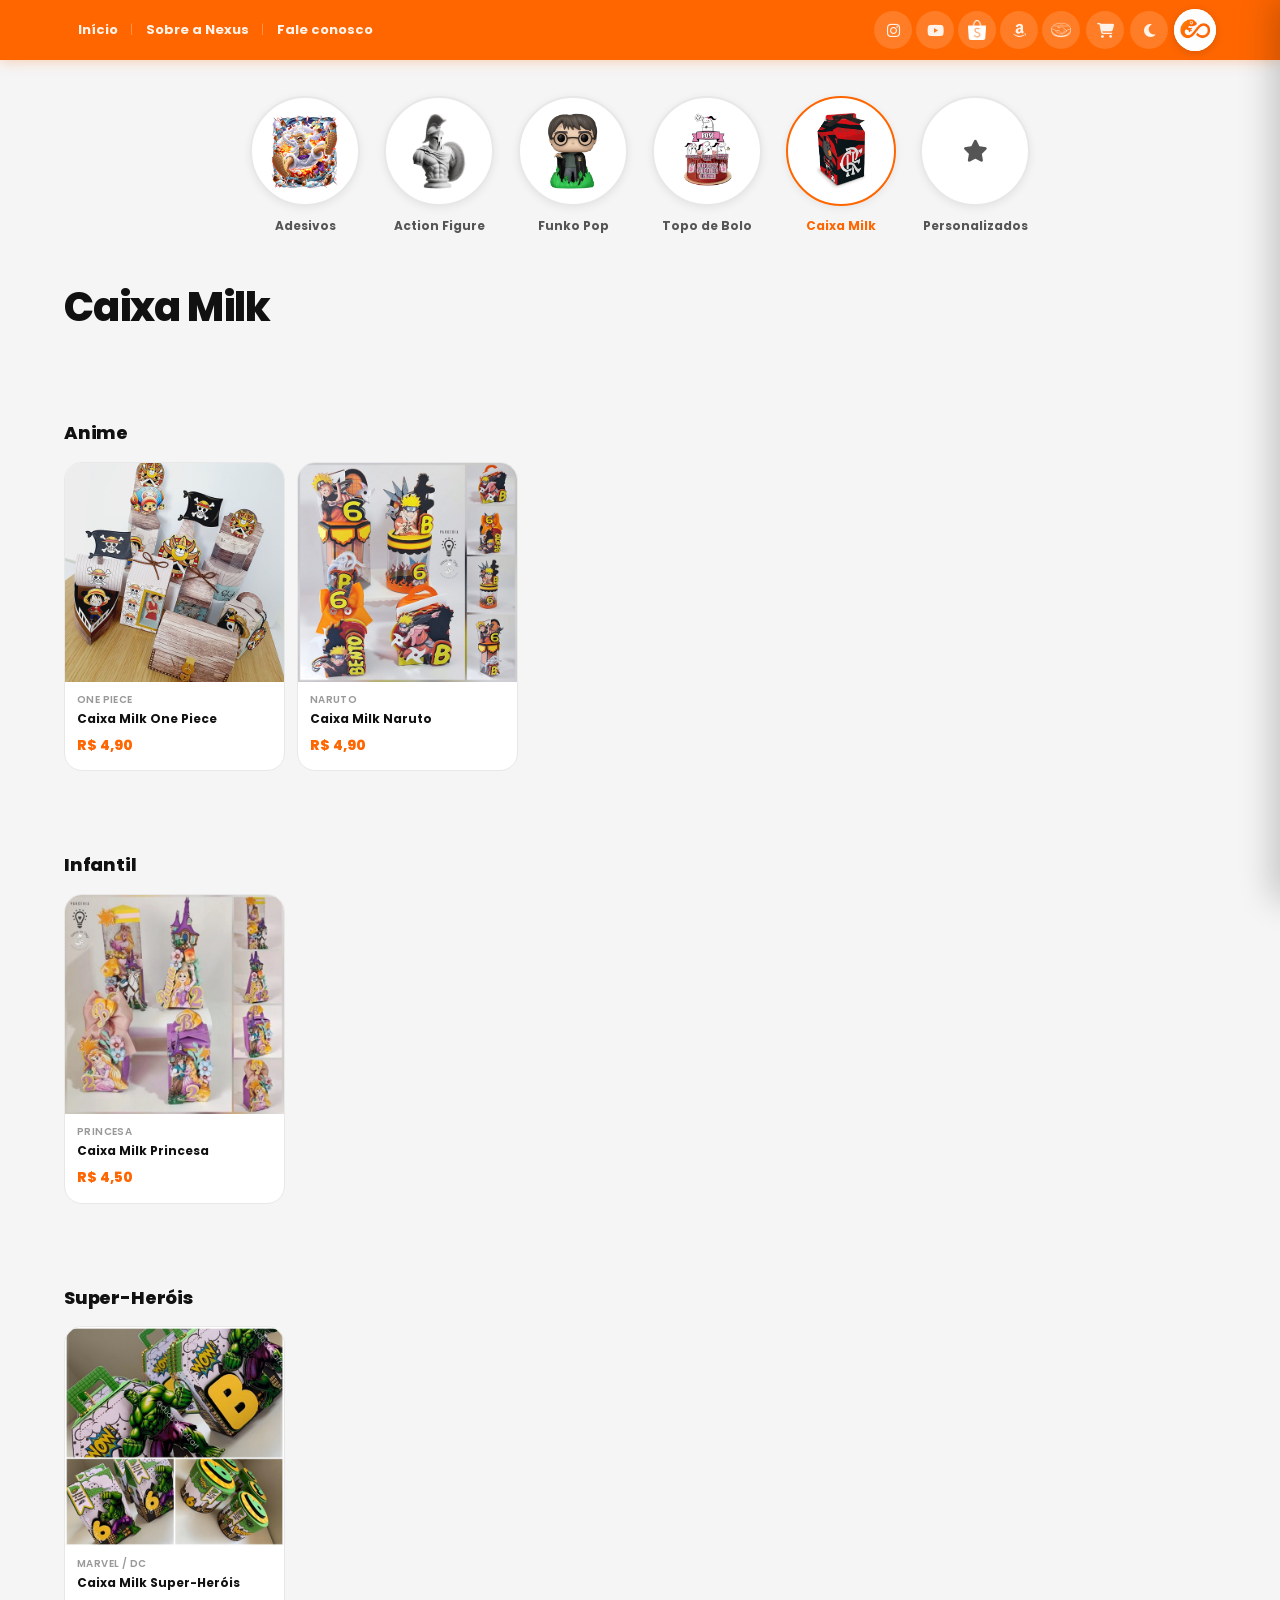
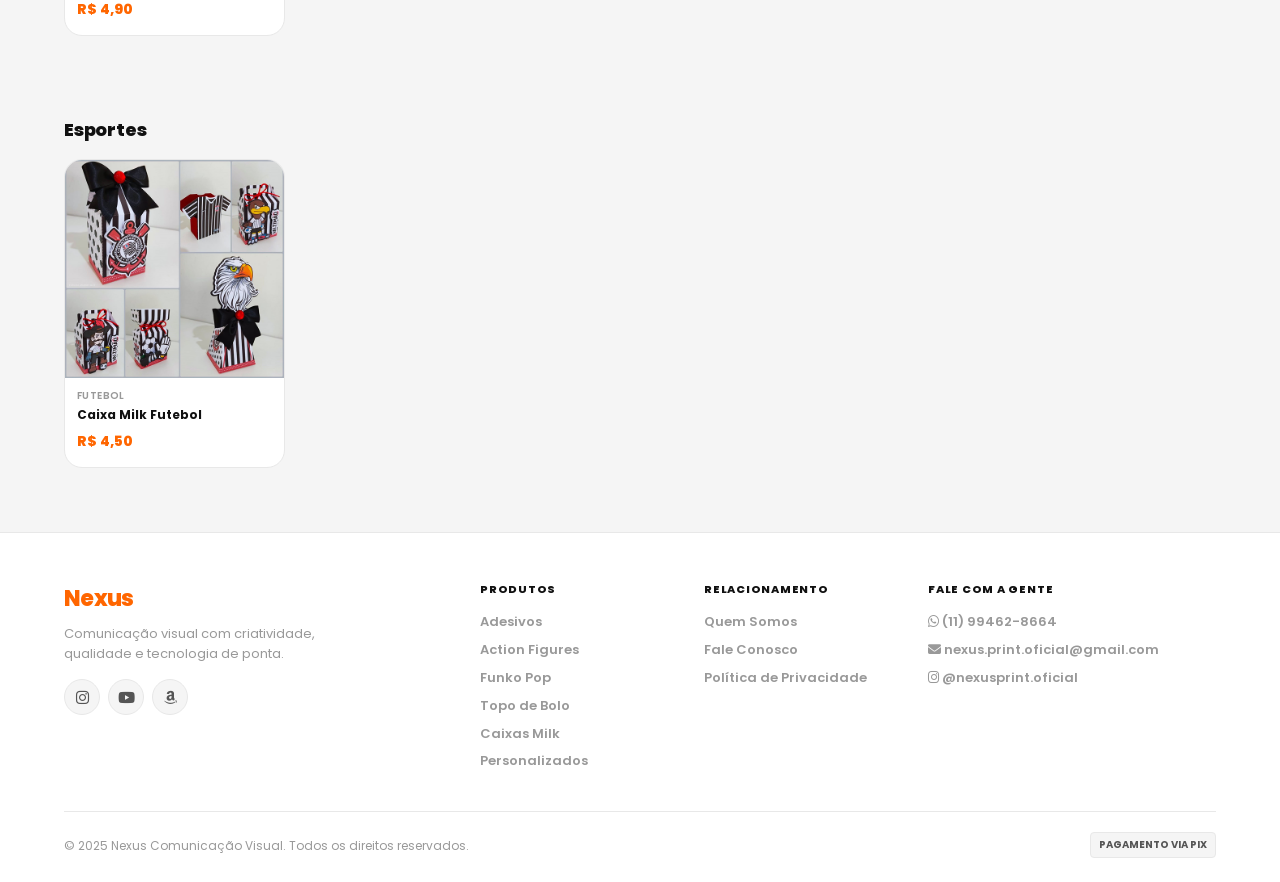
<file: caixas-milk.html>
﻿<!DOCTYPE html>
<html lang="pt-BR" data-theme="light">
<head>
  <meta charset="UTF-8">
  <meta name="viewport" content="width=device-width, initial-scale=1.0">
  <title>Caixas Milk — Nexus</title>
  <script>try{document.documentElement.setAttribute('data-theme',localStorage.getItem('nx-theme')||'light');}catch(e){}</script>
  <link rel="stylesheet" href="style.css">
  <link rel="shortcut icon" href="images/logo.png" type="image/x-icon">
  <link rel="stylesheet" href="https://cdnjs.cloudflare.com/ajax/libs/font-awesome/6.5.1/css/all.min.css">
</head>
<body>

<!-- HEADER -->
<header>
  <div class="container header-inner">
    <nav class="header-nav">
      <a href="index.html">Início</a>
      <a href="sobre.html">Sobre a Nexus</a>
      <a href="https://wa.me/5511994628664" target="_blank">Fale conosco</a>
    </nav>
    <div class="header-right">
      <div class="header-social">
        <a href="https://www.instagram.com/nexusprint.oficial/" target="_blank" aria-label="Instagram"><i class="fa-brands fa-instagram"></i></a>
        <a href="https://www.instagram.com/nexusprint.oficial/" target="_blank" aria-label="YouTube"><i class="fa-brands fa-youtube"></i></a>
        <a href="https://www.instagram.com/nexusprint.oficial/" target="_blank" aria-label="Shopee"><img src="images/shoppe.png" alt="Shopee"></a>
        <a href="https://www.instagram.com/nexusprint.oficial/" target="_blank" aria-label="Amazon"><i class="fa-brands fa-amazon"></i></a>
        <a href="https://www.instagram.com/nexusprint.oficial/" target="_blank" aria-label="Mercado Livre"><img src="images/ml.png" alt="Mercado Livre"></a>
      </div>
      <button class="cart-btn" id="cart-open-btn" aria-label="Carrinho">
        <i class="fa-solid fa-cart-shopping"></i>
        <span class="cart-badge hidden">0</span>
      </button>
      <button class="theme-toggle" id="theme-toggle" aria-label="Mudar tema">
        <i class="fa-solid fa-moon"></i>
      </button>
      <a href="index.html" class="header-logo" aria-label="Nexus Home">
        <span class="header-logo-text">
          <img src="images/logo-gecko.png" alt="Nexus">
        </span>
      </a>
    </div>
  </div>
</header>

<!-- CATEGORIAS -->
<section class="categories-section">
  <div class="container">
    <div class="categories-row">
      <a href="adesivos.html" class="category-item">
        <div class="category-circle">
          <img src="images/stickerg5.png" alt="Adesivos">
        </div>
        <span class="category-label">Adesivos</span>
      </a>
      <a href="action-figures.html" class="category-item">
        <div class="category-circle">
          <img src="images/action-figure.png" alt="Action Figure">
        </div>
        <span class="category-label">Action Figure</span>
      </a>
      <a href="funko-pop.html" class="category-item">
        <div class="category-circle">
          <img src="images/funko-pop-icon.png" alt="Funko Pop">
        </div>
        <span class="category-label">Funko Pop</span>
      </a>
      <a href="topo-de-bolo.html" class="category-item">
        <div class="category-circle">
          <img src="images/topobolo.png" alt="Topo de Bolo">
        </div>
        <span class="category-label">Topo de Bolo</span>
      </a>
      <a href="caixas-milk.html" class="category-item">
        <div class="category-circle" style="border-color: var(--primary);">
          <img src="images/caixamilk.png" alt="Caixa Milk">
        </div>
        <span class="category-label" style="color: var(--primary);">Caixa Milk</span>
      </a>
      <a href="personalizados.html" class="category-item">
        <div class="category-circle">
          <i class="fa-solid fa-star" style="font-size:22px;color:var(--text-2);"></i>
        </div>
        <span class="category-label">Personalizados</span>
      </a>
    </div>
  </div>
</section>

<div class="container">
  <h1 class="category-page-title">Caixa Milk</h1>
</div>

<section class="catalog-section fade-up">
  <div class="container">
    <h2 class="subsection-title">Anime</h2>
    <div class="products-grid" data-cat="caixas-milk" data-subsection="anime"></div>
  </div>
</section>

<section class="catalog-section fade-up">
  <div class="container">
    <h2 class="subsection-title">Infantil</h2>
    <div class="products-grid" data-cat="caixas-milk" data-subsection="infantil"></div>
  </div>
</section>

<section class="catalog-section fade-up">
  <div class="container">
    <h2 class="subsection-title">Super-Heróis</h2>
    <div class="products-grid" data-cat="caixas-milk" data-subsection="super-herois"></div>
  </div>
</section>

<section class="catalog-section fade-up">
  <div class="container">
    <h2 class="subsection-title">Esportes</h2>
    <div class="products-grid" data-cat="caixas-milk" data-subsection="esportes"></div>
  </div>
</section>

<!-- FOOTER -->
<footer>
  <div class="container">
    <div class="footer-inner">
      <div class="footer-brand-col">
        <div class="footer-logo-text">Nexus</div>
        <p class="footer-tagline">Comunicação visual com criatividade,<br>qualidade e tecnologia de ponta.</p>
        <div class="footer-social-links">
          <a href="https://www.instagram.com/nexusprint.oficial/" target="_blank" aria-label="Instagram"><i class="fa-brands fa-instagram"></i></a>
          <a href="https://www.instagram.com/nexusprint.oficial/" target="_blank" aria-label="YouTube"><i class="fa-brands fa-youtube"></i></a>
          <a href="https://www.instagram.com/nexusprint.oficial/" target="_blank" aria-label="Amazon"><i class="fa-brands fa-amazon"></i></a>
        </div>
      </div>
      <div class="footer-col">
        <h4>Produtos</h4>
        <a href="adesivos.html">Adesivos</a>
        <a href="action-figures.html">Action Figures</a>
        <a href="funko-pop.html">Funko Pop</a>
        <a href="topo-de-bolo.html">Topo de Bolo</a>
        <a href="caixas-milk.html">Caixas Milk</a>
        <a href="personalizados.html">Personalizados</a>
      </div>
      <div class="footer-col">
        <h4>Relacionamento</h4>
        <a href="sobre.html">Quem Somos</a>
        <a href="https://wa.me/5511994628664" target="_blank">Fale Conosco</a>
        <a href="#">Política de Privacidade</a>
      </div>
      <div class="footer-col">
        <h4>Fale com a Gente</h4>
        <p><i class="fa-brands fa-whatsapp"></i> (11) 99462-8664</p>
        <p><i class="fa-solid fa-envelope"></i> nexus.print.oficial@gmail.com</p>
        <p><i class="fa-brands fa-instagram"></i> @nexusprint.oficial</p>
      </div>
    </div>
    <div class="footer-bottom">
      <span class="footer-copy">© 2025 Nexus Comunicação Visual. Todos os direitos reservados.</span>
      <div class="footer-payments"><span>PAGAMENTO VIA PIX</span></div>
    </div>
  </div>
</footer>

<!-- CARRINHO -->
<div class="cart-overlay" id="cart-overlay"></div>
<aside class="cart-drawer" id="cart-drawer">
  <div class="cart-drawer-header">
    <h3>Seu carrinho</h3>
    <button type="button" class="cart-drawer-close" id="cart-drawer-close" aria-label="Fechar"><i class="fa-solid fa-xmark"></i></button>
  </div>
  <div class="cart-drawer-items" id="cart-drawer-items"></div>
  <div class="cart-drawer-footer">
    <div class="cart-total-row"><span>Total</span><span id="cart-total">R$ 0,00</span></div>
    <button type="button" class="btn-whatsapp" id="cart-checkout-btn">
      <i class="fa-brands fa-whatsapp"></i> Finalizar pedido no WhatsApp
    </button>
  </div>
</aside>

<script src="produtos.js"></script>
<script src="cart.js"></script>
<script src="script.js"></script>
</body>
</html>
</file>
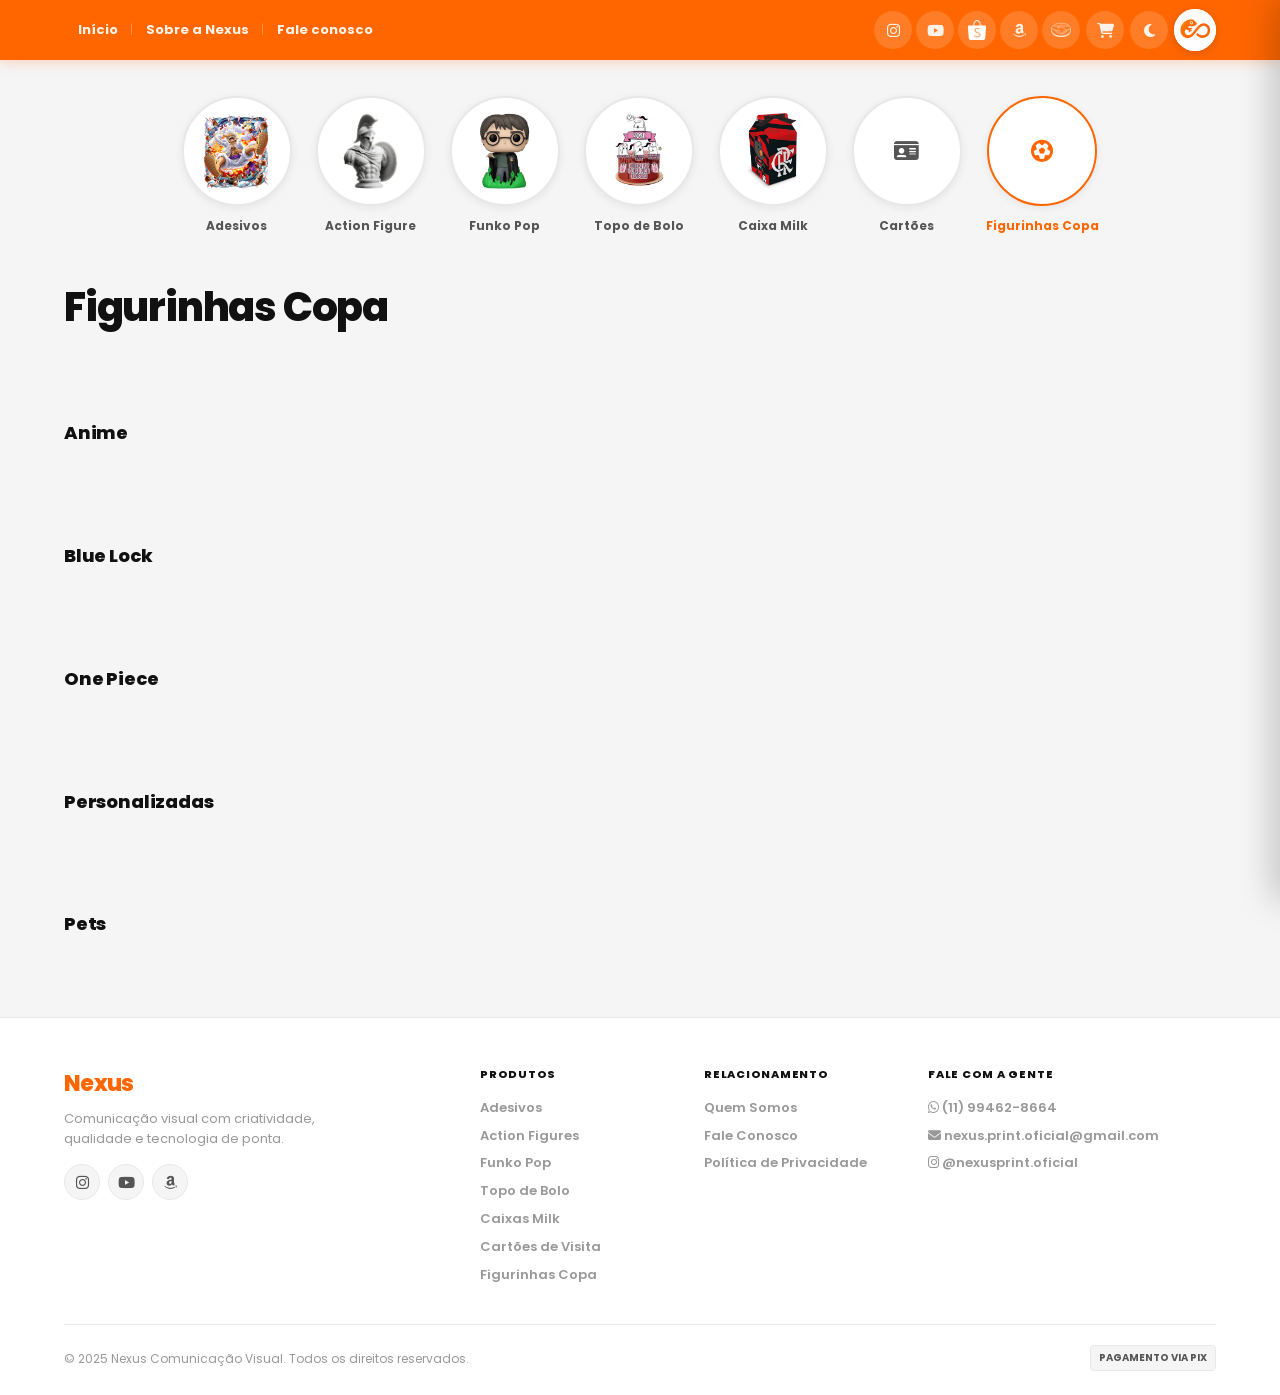
<file: figurinhas.html>
<!DOCTYPE html>
<html lang="pt-BR" data-theme="light">
<head>
  <meta charset="UTF-8">
  <meta name="viewport" content="width=device-width, initial-scale=1.0">
  <title>Figurinhas Copa — Nexus</title>
  <script>try{document.documentElement.setAttribute('data-theme',localStorage.getItem('nx-theme')||'light');}catch(e){}</script>
  <link rel="stylesheet" href="style.css">
  <link rel="shortcut icon" href="images/logo.png" type="image/x-icon">
  <link rel="stylesheet" href="https://cdnjs.cloudflare.com/ajax/libs/font-awesome/6.5.1/css/all.min.css">
</head>
<body>

<!-- HEADER -->
<header>
  <div class="container header-inner">
    <nav class="header-nav">
      <a href="index.html">Início</a>
      <a href="sobre.html">Sobre a Nexus</a>
      <a href="https://wa.me/5511994628664" target="_blank">Fale conosco</a>
    </nav>
    <div class="header-right">
      <div class="header-social">
        <a href="https://www.instagram.com/nexusprint.oficial/" target="_blank" aria-label="Instagram"><i class="fa-brands fa-instagram"></i></a>
        <a href="https://www.instagram.com/nexusprint.oficial/" target="_blank" aria-label="YouTube"><i class="fa-brands fa-youtube"></i></a>
        <a href="https://www.instagram.com/nexusprint.oficial/" target="_blank" aria-label="Shopee"><img src="images/shoppe.png" alt="Shopee"></a>
        <a href="https://www.instagram.com/nexusprint.oficial/" target="_blank" aria-label="Amazon"><i class="fa-brands fa-amazon"></i></a>
        <a href="https://www.instagram.com/nexusprint.oficial/" target="_blank" aria-label="Mercado Livre"><img src="images/ml.png" alt="Mercado Livre"></a>
      </div>
      <button class="cart-btn" id="cart-open-btn" aria-label="Carrinho">
        <i class="fa-solid fa-cart-shopping"></i>
        <span class="cart-badge hidden">0</span>
      </button>
      <button class="theme-toggle" id="theme-toggle" aria-label="Mudar tema">
        <i class="fa-solid fa-moon"></i>
      </button>
      <a href="index.html" class="header-logo" aria-label="Nexus Home">
        <span class="header-logo-text">
          <img src="images/logo-gecko.png" alt="Nexus">
        </span>
      </a>
    </div>
  </div>
</header>

<!-- CATEGORIAS -->
<section class="categories-section">
  <div class="container">
    <div class="categories-row">
      <a href="adesivos.html" class="category-item">
        <div class="category-circle">
          <img src="images/stickerg5.png" alt="Adesivos">
        </div>
        <span class="category-label">Adesivos</span>
      </a>
      <a href="action-figures.html" class="category-item">
        <div class="category-circle">
          <img src="images/action-figure.png" alt="Action Figure">
        </div>
        <span class="category-label">Action Figure</span>
      </a>
      <a href="funko-pop.html" class="category-item">
        <div class="category-circle">
          <img src="images/funko-pop-icon.png" alt="Funko Pop">
        </div>
        <span class="category-label">Funko Pop</span>
      </a>
      <a href="topo-de-bolo.html" class="category-item">
        <div class="category-circle">
          <img src="images/topobolo.png" alt="Topo de Bolo">
        </div>
        <span class="category-label">Topo de Bolo</span>
      </a>
      <a href="caixas-milk.html" class="category-item">
        <div class="category-circle">
          <img src="images/caixamilk.png" alt="Caixa Milk">
        </div>
        <span class="category-label">Caixa Milk</span>
      </a>
      <a href="cartoes.html" class="category-item">
        <div class="category-circle">
          <i class="fa-solid fa-id-card" style="font-size:22px;color:var(--text-2);"></i>
        </div>
        <span class="category-label">Cartões</span>
      </a>
      <a href="figurinhas.html" class="category-item">
        <div class="category-circle" style="border-color: var(--primary);">
          <i class="fa-solid fa-futbol" style="font-size:22px;color:var(--primary);"></i>
        </div>
        <span class="category-label" style="color: var(--primary);">Figurinhas Copa</span>
      </a>
    </div>
  </div>
</section>

<div class="container">
  <h1 class="category-page-title">Figurinhas Copa</h1>
</div>

<section class="catalog-section fade-up">
  <div class="container">
    <h2 class="subsection-title">Anime</h2>
    <div class="products-grid" data-cat="figurinhas-copa" data-subsection="anime"></div>
  </div>
</section>

<section class="catalog-section fade-up">
  <div class="container">
    <h2 class="subsection-title">Blue Lock</h2>
    <div class="products-grid" data-cat="figurinhas-copa" data-subsection="blue-lock"></div>
  </div>
</section>

<section class="catalog-section fade-up">
  <div class="container">
    <h2 class="subsection-title">One Piece</h2>
    <div class="products-grid" data-cat="figurinhas-copa" data-subsection="one-piece"></div>
  </div>
</section>

<section class="catalog-section fade-up">
  <div class="container">
    <h2 class="subsection-title">Personalizadas</h2>
    <div class="products-grid" data-cat="figurinhas-copa" data-subsection="personalizadas"></div>
  </div>
</section>

<section class="catalog-section fade-up">
  <div class="container">
    <h2 class="subsection-title">Pets</h2>
    <div class="products-grid" data-cat="figurinhas-copa" data-subsection="pets"></div>
  </div>
</section>

<!-- FOOTER -->
<footer>
  <div class="container">
    <div class="footer-inner">
      <div class="footer-brand-col">
        <div class="footer-logo-text">Nexus</div>
        <p class="footer-tagline">Comunicação visual com criatividade,<br>qualidade e tecnologia de ponta.</p>
        <div class="footer-social-links">
          <a href="https://www.instagram.com/nexusprint.oficial/" target="_blank" aria-label="Instagram"><i class="fa-brands fa-instagram"></i></a>
          <a href="https://www.instagram.com/nexusprint.oficial/" target="_blank" aria-label="YouTube"><i class="fa-brands fa-youtube"></i></a>
          <a href="https://www.instagram.com/nexusprint.oficial/" target="_blank" aria-label="Amazon"><i class="fa-brands fa-amazon"></i></a>
        </div>
      </div>
      <div class="footer-col">
        <h4>Produtos</h4>
        <a href="adesivos.html">Adesivos</a>
        <a href="action-figures.html">Action Figures</a>
        <a href="funko-pop.html">Funko Pop</a>
        <a href="topo-de-bolo.html">Topo de Bolo</a>
        <a href="caixas-milk.html">Caixas Milk</a>
        <a href="cartoes.html">Cartões de Visita</a>
        <a href="figurinhas.html">Figurinhas Copa</a>
      </div>
      <div class="footer-col">
        <h4>Relacionamento</h4>
        <a href="sobre.html">Quem Somos</a>
        <a href="https://wa.me/5511994628664" target="_blank">Fale Conosco</a>
        <a href="#">Política de Privacidade</a>
      </div>
      <div class="footer-col">
        <h4>Fale com a Gente</h4>
        <p><i class="fa-brands fa-whatsapp"></i> (11) 99462-8664</p>
        <p><i class="fa-solid fa-envelope"></i> nexus.print.oficial@gmail.com</p>
        <p><i class="fa-brands fa-instagram"></i> @nexusprint.oficial</p>
      </div>
    </div>
    <div class="footer-bottom">
      <span class="footer-copy">© 2025 Nexus Comunicação Visual. Todos os direitos reservados.</span>
      <div class="footer-payments"><span>PAGAMENTO VIA PIX</span></div>
    </div>
  </div>
</footer>

<!-- CARRINHO -->
<div class="cart-overlay" id="cart-overlay"></div>
<aside class="cart-drawer" id="cart-drawer">
  <div class="cart-drawer-header">
    <h3>Seu carrinho</h3>
    <button type="button" class="cart-drawer-close" id="cart-drawer-close" aria-label="Fechar"><i class="fa-solid fa-xmark"></i></button>
  </div>
  <div class="cart-drawer-items" id="cart-drawer-items"></div>
  <div class="cart-drawer-footer">
    <div class="cart-total-row"><span>Total</span><span id="cart-total">R$ 0,00</span></div>
    <button type="button" class="btn-whatsapp" id="cart-checkout-btn">
      <i class="fa-brands fa-whatsapp"></i> Finalizar pedido no WhatsApp
    </button>
  </div>
</aside>

<script src="produtos.js"></script>
<script src="cart.js"></script>
<script src="script.js"></script>
</body>
</html>
</file>
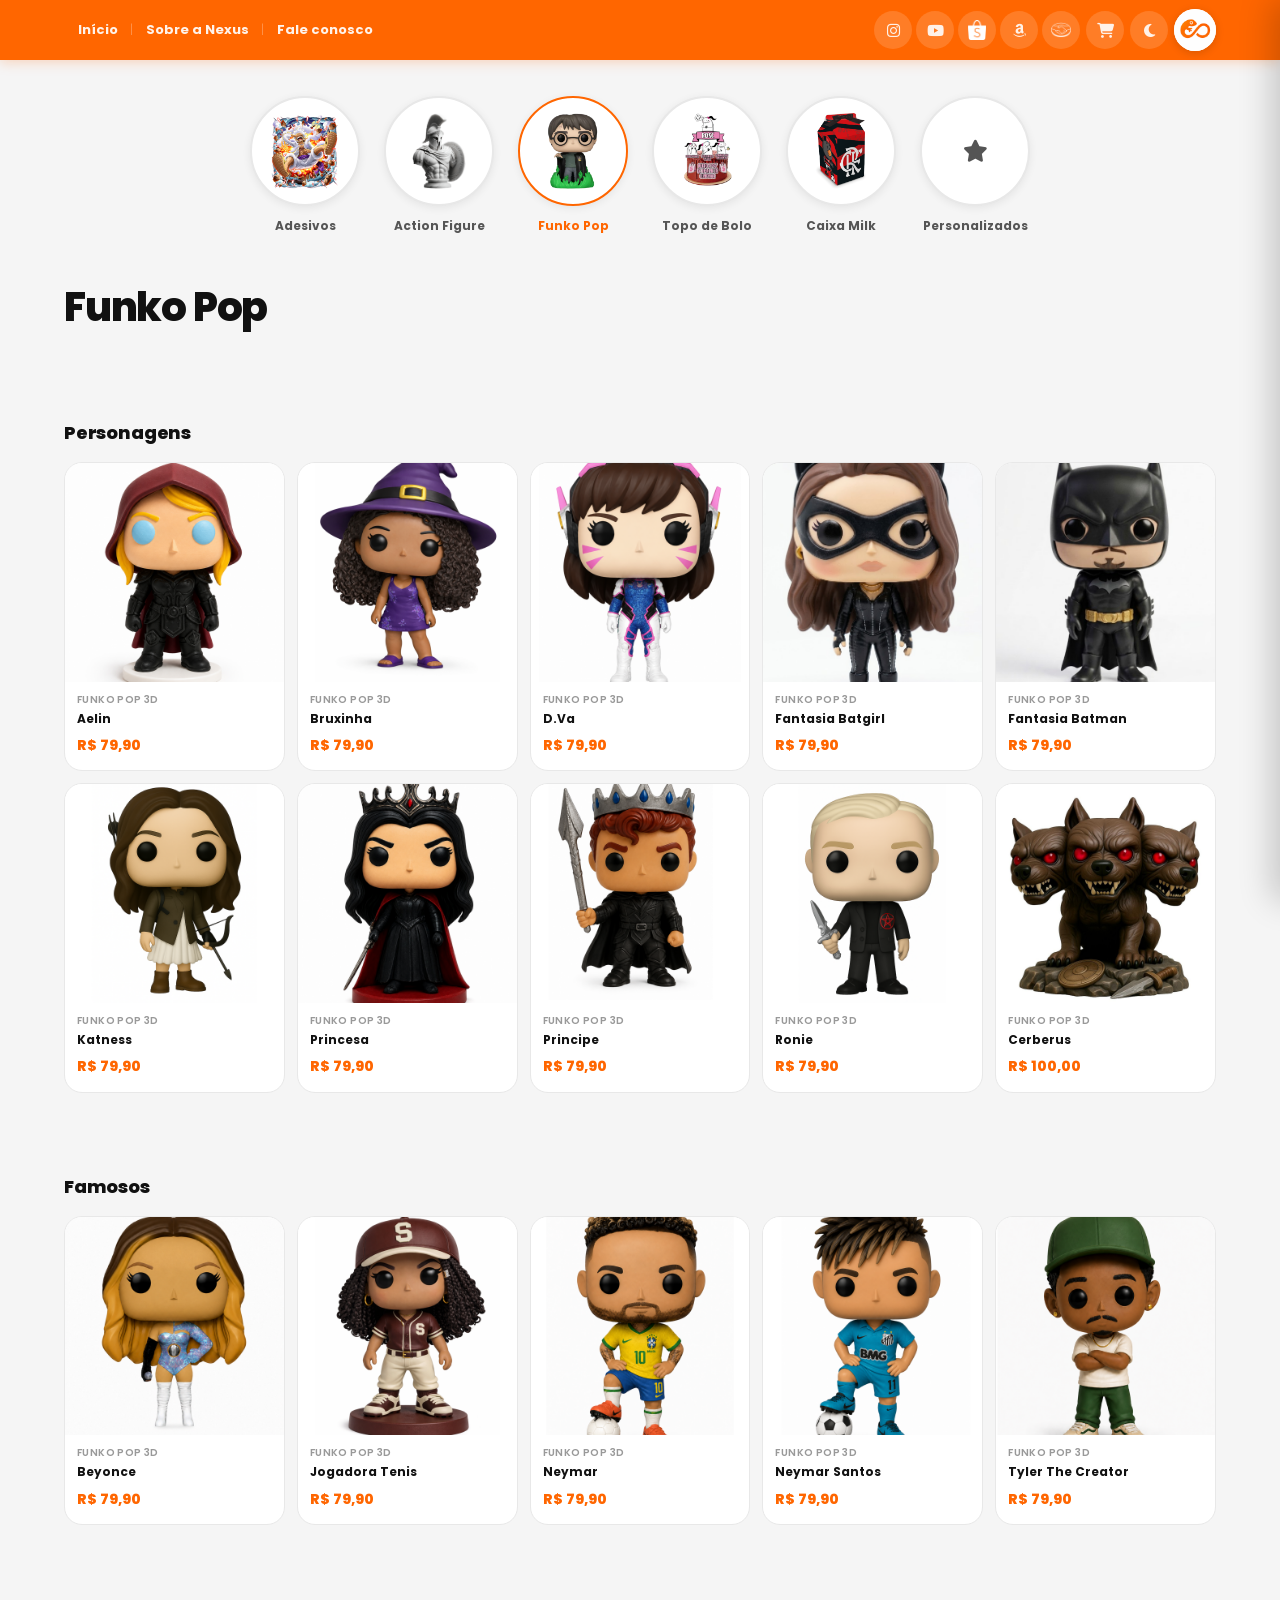
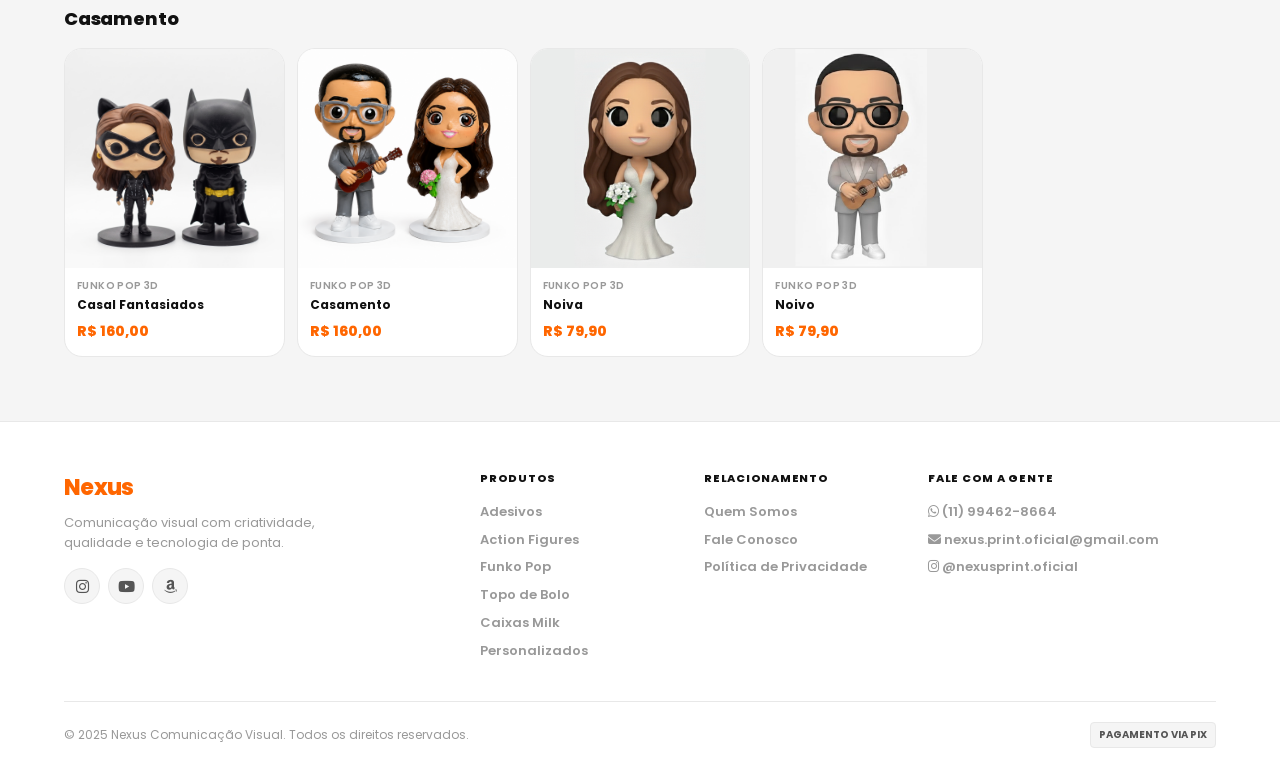
<file: funko-pop.html>
﻿<!DOCTYPE html>
<html lang="pt-BR" data-theme="light">
<head>
  <meta charset="UTF-8">
  <meta name="viewport" content="width=device-width, initial-scale=1.0">
  <title>Funko Pop — Nexus</title>
  <script>try{document.documentElement.setAttribute('data-theme',localStorage.getItem('nx-theme')||'light');}catch(e){}</script>
  <link rel="stylesheet" href="style.css">
  <link rel="shortcut icon" href="images/logo.png" type="image/x-icon">
  <link rel="stylesheet" href="https://cdnjs.cloudflare.com/ajax/libs/font-awesome/6.5.1/css/all.min.css">
</head>
<body>

<!-- HEADER -->
<header>
  <div class="container header-inner">
    <nav class="header-nav">
      <a href="index.html">Início</a>
      <a href="sobre.html">Sobre a Nexus</a>
      <a href="https://wa.me/5511994628664" target="_blank">Fale conosco</a>
    </nav>
    <div class="header-right">
      <div class="header-social">
        <a href="https://www.instagram.com/nexusprint.oficial/" target="_blank" aria-label="Instagram"><i class="fa-brands fa-instagram"></i></a>
        <a href="https://www.instagram.com/nexusprint.oficial/" target="_blank" aria-label="YouTube"><i class="fa-brands fa-youtube"></i></a>
        <a href="https://www.instagram.com/nexusprint.oficial/" target="_blank" aria-label="Shopee"><img src="images/shoppe.png" alt="Shopee"></a>
        <a href="https://www.instagram.com/nexusprint.oficial/" target="_blank" aria-label="Amazon"><i class="fa-brands fa-amazon"></i></a>
        <a href="https://www.instagram.com/nexusprint.oficial/" target="_blank" aria-label="Mercado Livre"><img src="images/ml.png" alt="Mercado Livre"></a>
      </div>
      <button class="cart-btn" id="cart-open-btn" aria-label="Carrinho">
        <i class="fa-solid fa-cart-shopping"></i>
        <span class="cart-badge hidden">0</span>
      </button>
      <button class="theme-toggle" id="theme-toggle" aria-label="Mudar tema">
        <i class="fa-solid fa-moon"></i>
      </button>
      <a href="index.html" class="header-logo" aria-label="Nexus Home">
        <span class="header-logo-text">
          <img src="images/logo-gecko.png" alt="Nexus">
        </span>
      </a>
    </div>
  </div>
</header>

<!-- CATEGORIAS -->
<section class="categories-section">
  <div class="container">
    <div class="categories-row">
      <a href="adesivos.html" class="category-item">
        <div class="category-circle">
          <img src="images/stickerg5.png" alt="Adesivos">
        </div>
        <span class="category-label">Adesivos</span>
      </a>
      <a href="action-figures.html" class="category-item">
        <div class="category-circle">
          <img src="images/action-figure.png" alt="Action Figure">
        </div>
        <span class="category-label">Action Figure</span>
      </a>
      <a href="funko-pop.html" class="category-item">
        <div class="category-circle" style="border-color: var(--primary);">
          <img src="images/funko-pop-icon.png" alt="Funko Pop">
        </div>
        <span class="category-label" style="color: var(--primary);">Funko Pop</span>
      </a>
      <a href="topo-de-bolo.html" class="category-item">
        <div class="category-circle">
          <img src="images/topobolo.png" alt="Topo de Bolo">
        </div>
        <span class="category-label">Topo de Bolo</span>
      </a>
      <a href="caixas-milk.html" class="category-item">
        <div class="category-circle">
          <img src="images/caixamilk.png" alt="Caixa Milk">
        </div>
        <span class="category-label">Caixa Milk</span>
      </a>
      <a href="personalizados.html" class="category-item">
        <div class="category-circle">
          <i class="fa-solid fa-star" style="font-size:22px;color:var(--text-2);"></i>
        </div>
        <span class="category-label">Personalizados</span>
      </a>
    </div>
  </div>
</section>

<div class="container">
  <h1 class="category-page-title">Funko Pop</h1>
</div>

<section class="catalog-section fade-up">
  <div class="container">
    <h2 class="subsection-title">Personagens</h2>
    <div class="products-grid" data-cat="funko-pop" data-subsection="personagens"></div>
  </div>
</section>

<section class="catalog-section fade-up">
  <div class="container">
    <h2 class="subsection-title">Famosos</h2>
    <div class="products-grid" data-cat="funko-pop" data-subsection="famosos"></div>
  </div>
</section>

<section class="catalog-section fade-up">
  <div class="container">
    <h2 class="subsection-title">Casamento</h2>
    <div class="products-grid" data-cat="funko-pop" data-subsection="casamento"></div>
  </div>
</section>

<!-- FOOTER -->
<footer>
  <div class="container">
    <div class="footer-inner">
      <div class="footer-brand-col">
        <div class="footer-logo-text">Nexus</div>
        <p class="footer-tagline">Comunicação visual com criatividade,<br>qualidade e tecnologia de ponta.</p>
        <div class="footer-social-links">
          <a href="https://www.instagram.com/nexusprint.oficial/" target="_blank" aria-label="Instagram"><i class="fa-brands fa-instagram"></i></a>
          <a href="https://www.instagram.com/nexusprint.oficial/" target="_blank" aria-label="YouTube"><i class="fa-brands fa-youtube"></i></a>
          <a href="https://www.instagram.com/nexusprint.oficial/" target="_blank" aria-label="Amazon"><i class="fa-brands fa-amazon"></i></a>
        </div>
      </div>
      <div class="footer-col">
        <h4>Produtos</h4>
        <a href="adesivos.html">Adesivos</a>
        <a href="action-figures.html">Action Figures</a>
        <a href="funko-pop.html">Funko Pop</a>
        <a href="topo-de-bolo.html">Topo de Bolo</a>
        <a href="caixas-milk.html">Caixas Milk</a>
        <a href="personalizados.html">Personalizados</a>
      </div>
      <div class="footer-col">
        <h4>Relacionamento</h4>
        <a href="sobre.html">Quem Somos</a>
        <a href="https://wa.me/5511994628664" target="_blank">Fale Conosco</a>
        <a href="#">Política de Privacidade</a>
      </div>
      <div class="footer-col">
        <h4>Fale com a Gente</h4>
        <p><i class="fa-brands fa-whatsapp"></i> (11) 99462-8664</p>
        <p><i class="fa-solid fa-envelope"></i> nexus.print.oficial@gmail.com</p>
        <p><i class="fa-brands fa-instagram"></i> @nexusprint.oficial</p>
      </div>
    </div>
    <div class="footer-bottom">
      <span class="footer-copy">© 2025 Nexus Comunicação Visual. Todos os direitos reservados.</span>
      <div class="footer-payments"><span>PAGAMENTO VIA PIX</span></div>
    </div>
  </div>
</footer>

<!-- CARRINHO -->
<div class="cart-overlay" id="cart-overlay"></div>
<aside class="cart-drawer" id="cart-drawer">
  <div class="cart-drawer-header">
    <h3>Seu carrinho</h3>
    <button type="button" class="cart-drawer-close" id="cart-drawer-close" aria-label="Fechar"><i class="fa-solid fa-xmark"></i></button>
  </div>
  <div class="cart-drawer-items" id="cart-drawer-items"></div>
  <div class="cart-drawer-footer">
    <div class="cart-total-row"><span>Total</span><span id="cart-total">R$ 0,00</span></div>
    <button type="button" class="btn-whatsapp" id="cart-checkout-btn">
      <i class="fa-brands fa-whatsapp"></i> Finalizar pedido no WhatsApp
    </button>
  </div>
</aside>

<script src="produtos.js"></script>
<script src="cart.js"></script>
<script src="script.js"></script>
</body>
</html>
</file>
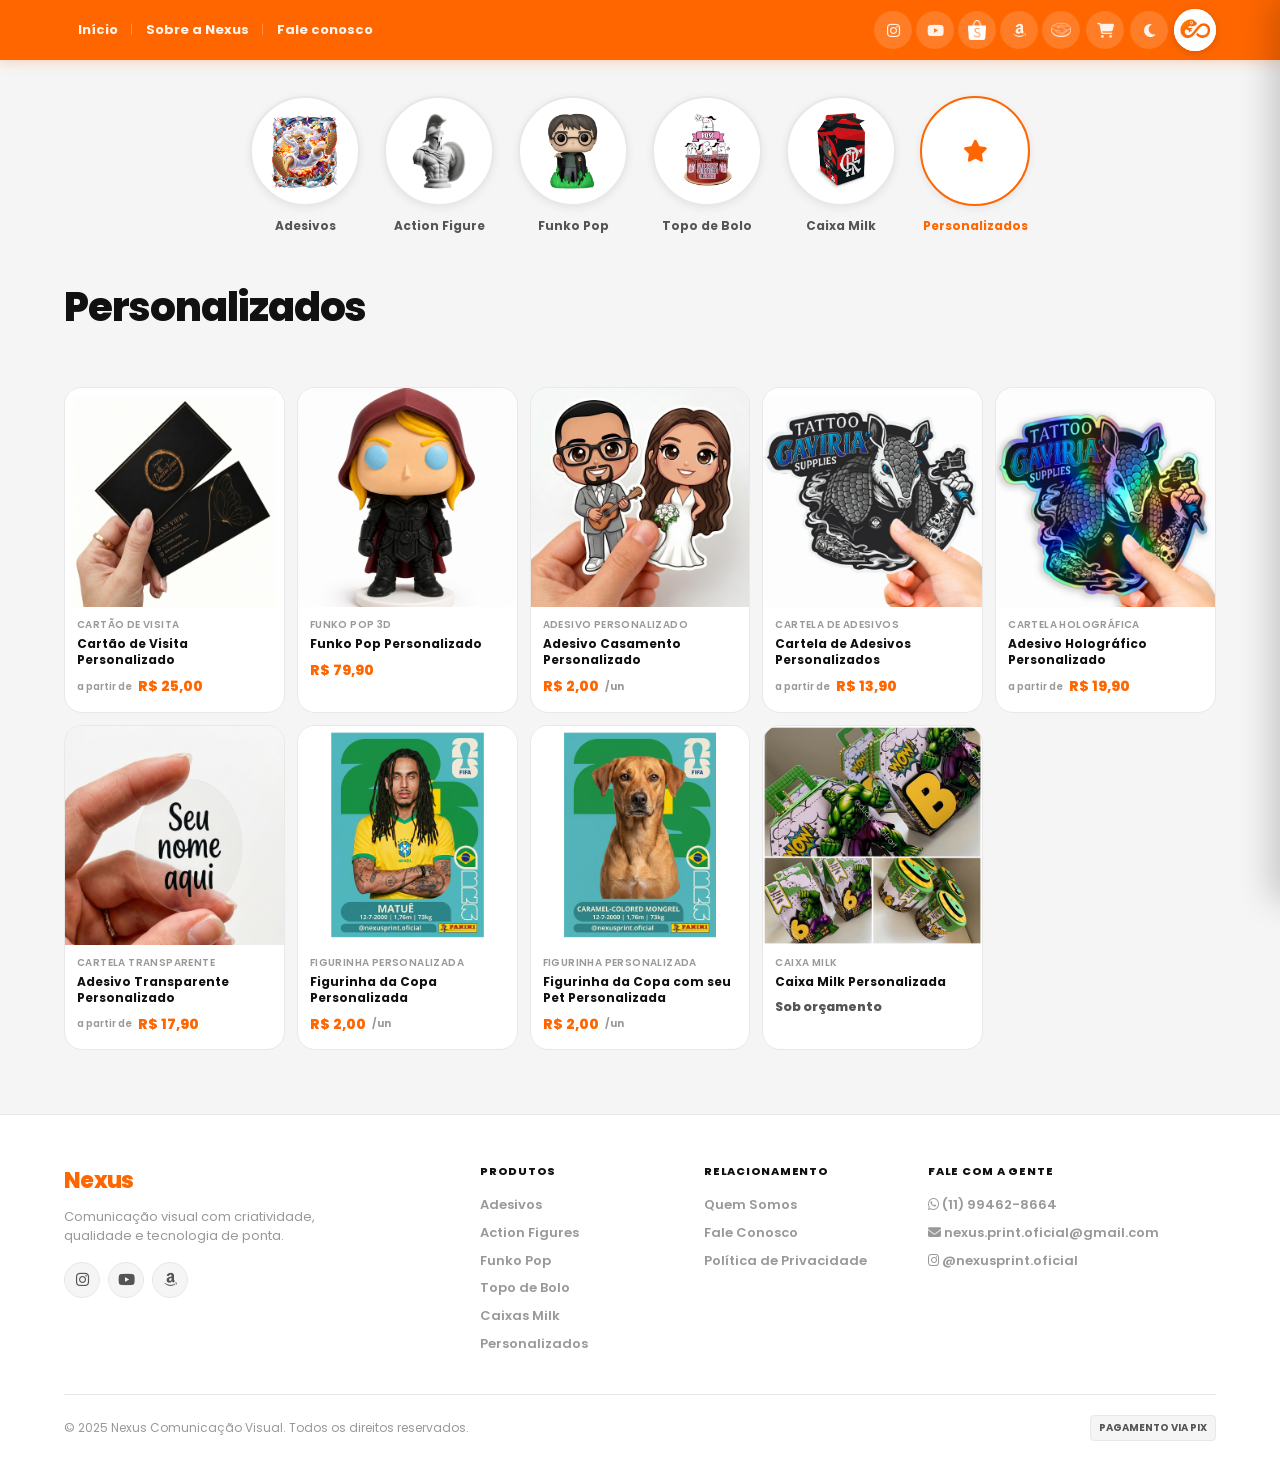
<file: personalizados.html>
<!DOCTYPE html>
<html lang="pt-BR" data-theme="light">
<head>
  <meta charset="UTF-8">
  <meta name="viewport" content="width=device-width, initial-scale=1.0">
  <title>Personalizados — Nexus</title>
  <script>try{document.documentElement.setAttribute('data-theme',localStorage.getItem('nx-theme')||'light');}catch(e){}</script>
  <link rel="stylesheet" href="style.css">
  <link rel="shortcut icon" href="images/logo.png" type="image/x-icon">
  <link rel="stylesheet" href="https://cdnjs.cloudflare.com/ajax/libs/font-awesome/6.5.1/css/all.min.css">
</head>
<body>

<!-- HEADER -->
<header>
  <div class="container header-inner">
    <nav class="header-nav">
      <a href="index.html">Início</a>
      <a href="sobre.html">Sobre a Nexus</a>
      <a href="https://wa.me/5511994628664" target="_blank">Fale conosco</a>
    </nav>
    <div class="header-right">
      <div class="header-social">
        <a href="https://www.instagram.com/nexusprint.oficial/" target="_blank" aria-label="Instagram"><i class="fa-brands fa-instagram"></i></a>
        <a href="https://www.instagram.com/nexusprint.oficial/" target="_blank" aria-label="YouTube"><i class="fa-brands fa-youtube"></i></a>
        <a href="https://www.instagram.com/nexusprint.oficial/" target="_blank" aria-label="Shopee"><img src="images/shoppe.png" alt="Shopee"></a>
        <a href="https://www.instagram.com/nexusprint.oficial/" target="_blank" aria-label="Amazon"><i class="fa-brands fa-amazon"></i></a>
        <a href="https://www.instagram.com/nexusprint.oficial/" target="_blank" aria-label="Mercado Livre"><img src="images/ml.png" alt="Mercado Livre"></a>
      </div>
      <button class="cart-btn" id="cart-open-btn" aria-label="Carrinho">
        <i class="fa-solid fa-cart-shopping"></i>
        <span class="cart-badge hidden">0</span>
      </button>
      <button class="theme-toggle" id="theme-toggle" aria-label="Mudar tema">
        <i class="fa-solid fa-moon"></i>
      </button>
      <a href="index.html" class="header-logo" aria-label="Nexus Home">
        <span class="header-logo-text">
          <img src="images/logo-gecko.png" alt="Nexus">
        </span>
      </a>
    </div>
  </div>
</header>

<!-- CATEGORIAS -->
<section class="categories-section">
  <div class="container">
    <div class="categories-row">
      <a href="adesivos.html" class="category-item">
        <div class="category-circle">
          <img src="images/stickerg5.png" alt="Adesivos">
        </div>
        <span class="category-label">Adesivos</span>
      </a>
      <a href="action-figures.html" class="category-item">
        <div class="category-circle">
          <img src="images/action-figure.png" alt="Action Figure">
        </div>
        <span class="category-label">Action Figure</span>
      </a>
      <a href="funko-pop.html" class="category-item">
        <div class="category-circle">
          <img src="images/funko-pop-icon.png" alt="Funko Pop">
        </div>
        <span class="category-label">Funko Pop</span>
      </a>
      <a href="topo-de-bolo.html" class="category-item">
        <div class="category-circle">
          <img src="images/topobolo.png" alt="Topo de Bolo">
        </div>
        <span class="category-label">Topo de Bolo</span>
      </a>
      <a href="caixas-milk.html" class="category-item">
        <div class="category-circle">
          <img src="images/caixamilk.png" alt="Caixa Milk">
        </div>
        <span class="category-label">Caixa Milk</span>
      </a>
      <a href="personalizados.html" class="category-item">
        <div class="category-circle" style="border-color: var(--primary);">
          <i class="fa-solid fa-star" style="font-size:22px;color:var(--primary);"></i>
        </div>
        <span class="category-label" style="color: var(--primary);">Personalizados</span>
      </a>
    </div>
  </div>
</section>

<div class="container">
  <h1 class="category-page-title">Personalizados</h1>
</div>

<section class="catalog-section fade-up">
  <div class="container">
    <div class="products-grid" id="grid-personalizados"></div>
  </div>
</section>

<!-- FOOTER -->
<footer>
  <div class="container">
    <div class="footer-inner">
      <div class="footer-brand-col">
        <div class="footer-logo-text">Nexus</div>
        <p class="footer-tagline">Comunicação visual com criatividade,<br>qualidade e tecnologia de ponta.</p>
        <div class="footer-social-links">
          <a href="https://www.instagram.com/nexusprint.oficial/" target="_blank" aria-label="Instagram"><i class="fa-brands fa-instagram"></i></a>
          <a href="https://www.instagram.com/nexusprint.oficial/" target="_blank" aria-label="YouTube"><i class="fa-brands fa-youtube"></i></a>
          <a href="https://www.instagram.com/nexusprint.oficial/" target="_blank" aria-label="Amazon"><i class="fa-brands fa-amazon"></i></a>
        </div>
      </div>
      <div class="footer-col">
        <h4>Produtos</h4>
        <a href="adesivos.html">Adesivos</a>
        <a href="action-figures.html">Action Figures</a>
        <a href="funko-pop.html">Funko Pop</a>
        <a href="topo-de-bolo.html">Topo de Bolo</a>
        <a href="caixas-milk.html">Caixas Milk</a>
        <a href="personalizados.html">Personalizados</a>
      </div>
      <div class="footer-col">
        <h4>Relacionamento</h4>
        <a href="sobre.html">Quem Somos</a>
        <a href="https://wa.me/5511994628664" target="_blank">Fale Conosco</a>
        <a href="#">Política de Privacidade</a>
      </div>
      <div class="footer-col">
        <h4>Fale com a Gente</h4>
        <p><i class="fa-brands fa-whatsapp"></i> (11) 99462-8664</p>
        <p><i class="fa-solid fa-envelope"></i> nexus.print.oficial@gmail.com</p>
        <p><i class="fa-brands fa-instagram"></i> @nexusprint.oficial</p>
      </div>
    </div>
    <div class="footer-bottom">
      <span class="footer-copy">© 2025 Nexus Comunicação Visual. Todos os direitos reservados.</span>
      <div class="footer-payments"><span>PAGAMENTO VIA PIX</span></div>
    </div>
  </div>
</footer>

<!-- CARRINHO -->
<div class="cart-overlay" id="cart-overlay"></div>
<aside class="cart-drawer" id="cart-drawer">
  <div class="cart-drawer-header">
    <h3>Seu carrinho</h3>
    <button type="button" class="cart-drawer-close" id="cart-drawer-close" aria-label="Fechar"><i class="fa-solid fa-xmark"></i></button>
  </div>
  <div class="cart-drawer-items" id="cart-drawer-items"></div>
  <div class="cart-drawer-footer">
    <div class="cart-total-row"><span>Total</span><span id="cart-total">R$ 0,00</span></div>
    <button type="button" class="btn-whatsapp" id="cart-checkout-btn">
      <i class="fa-brands fa-whatsapp"></i> Finalizar pedido no WhatsApp
    </button>
  </div>
</aside>

<script src="produtos.js"></script>
<script src="cart.js"></script>
<script src="script.js"></script>
</body>
</html>
</file>
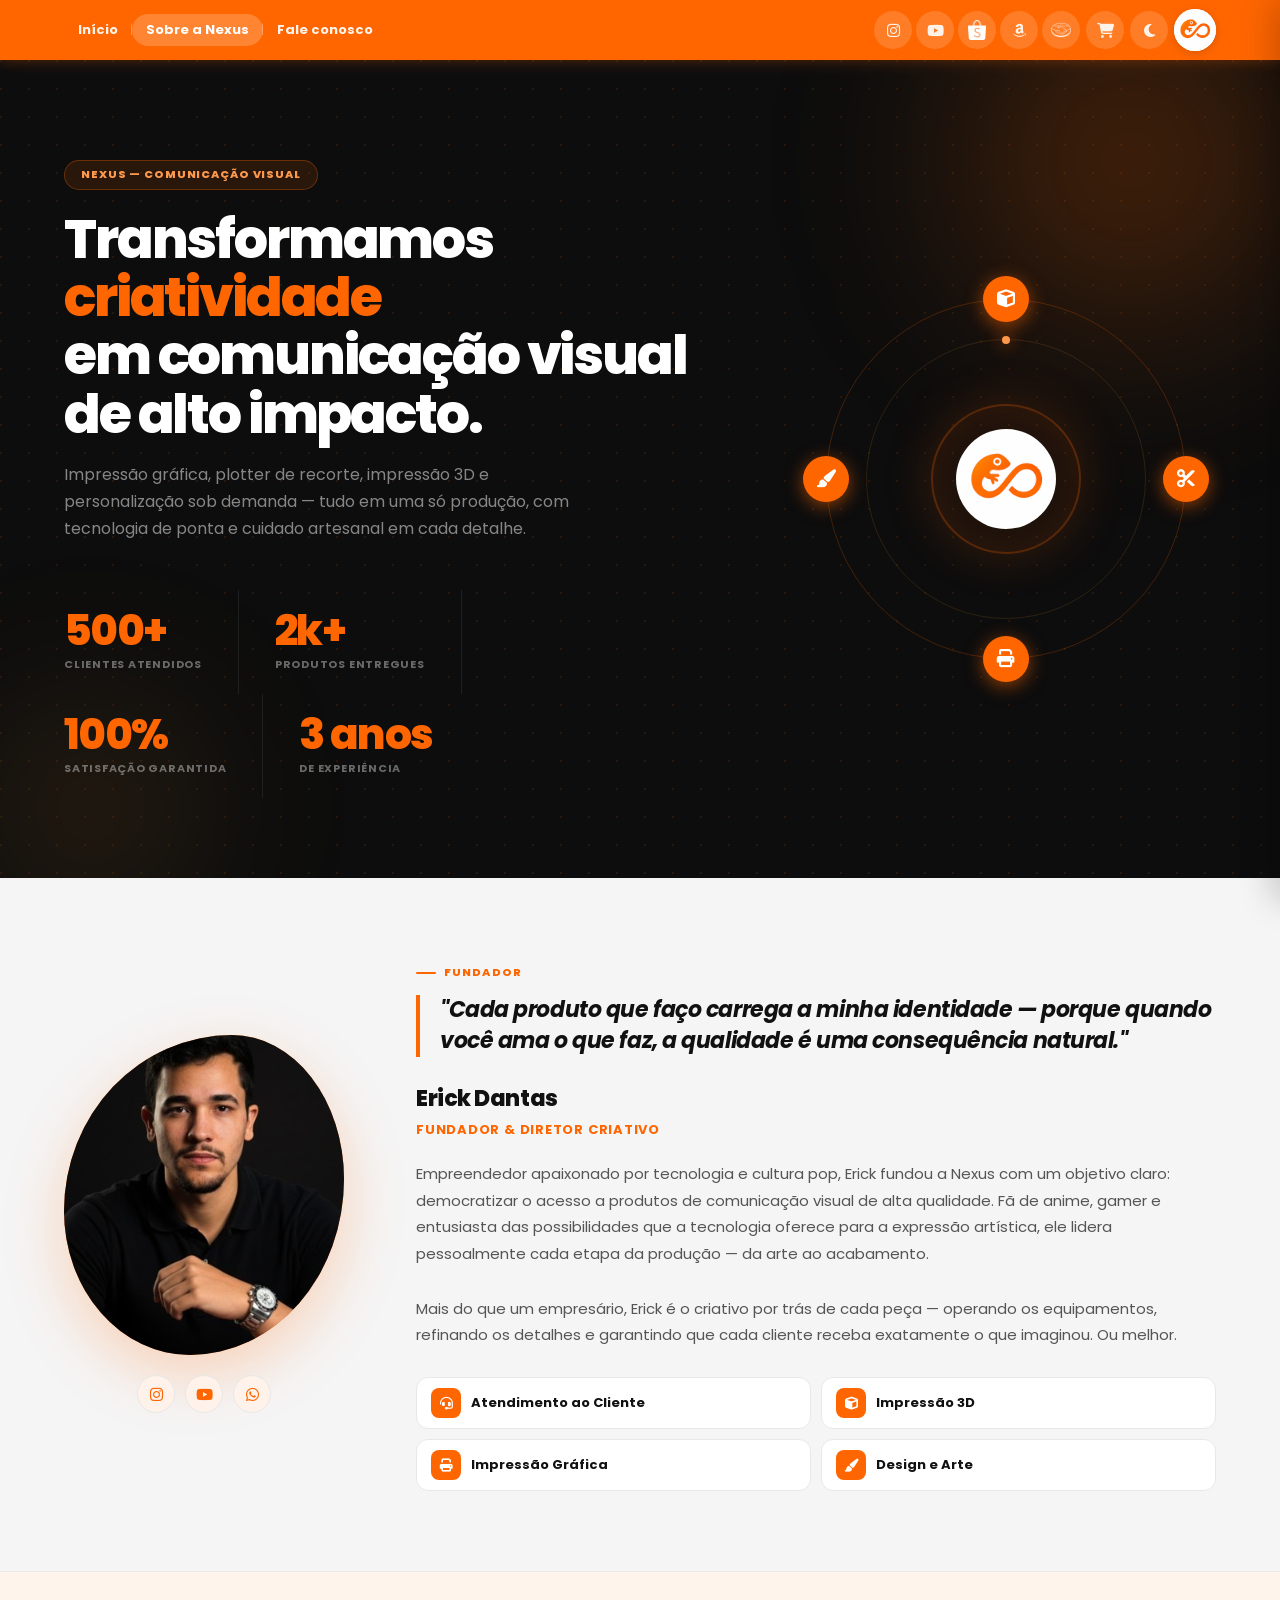
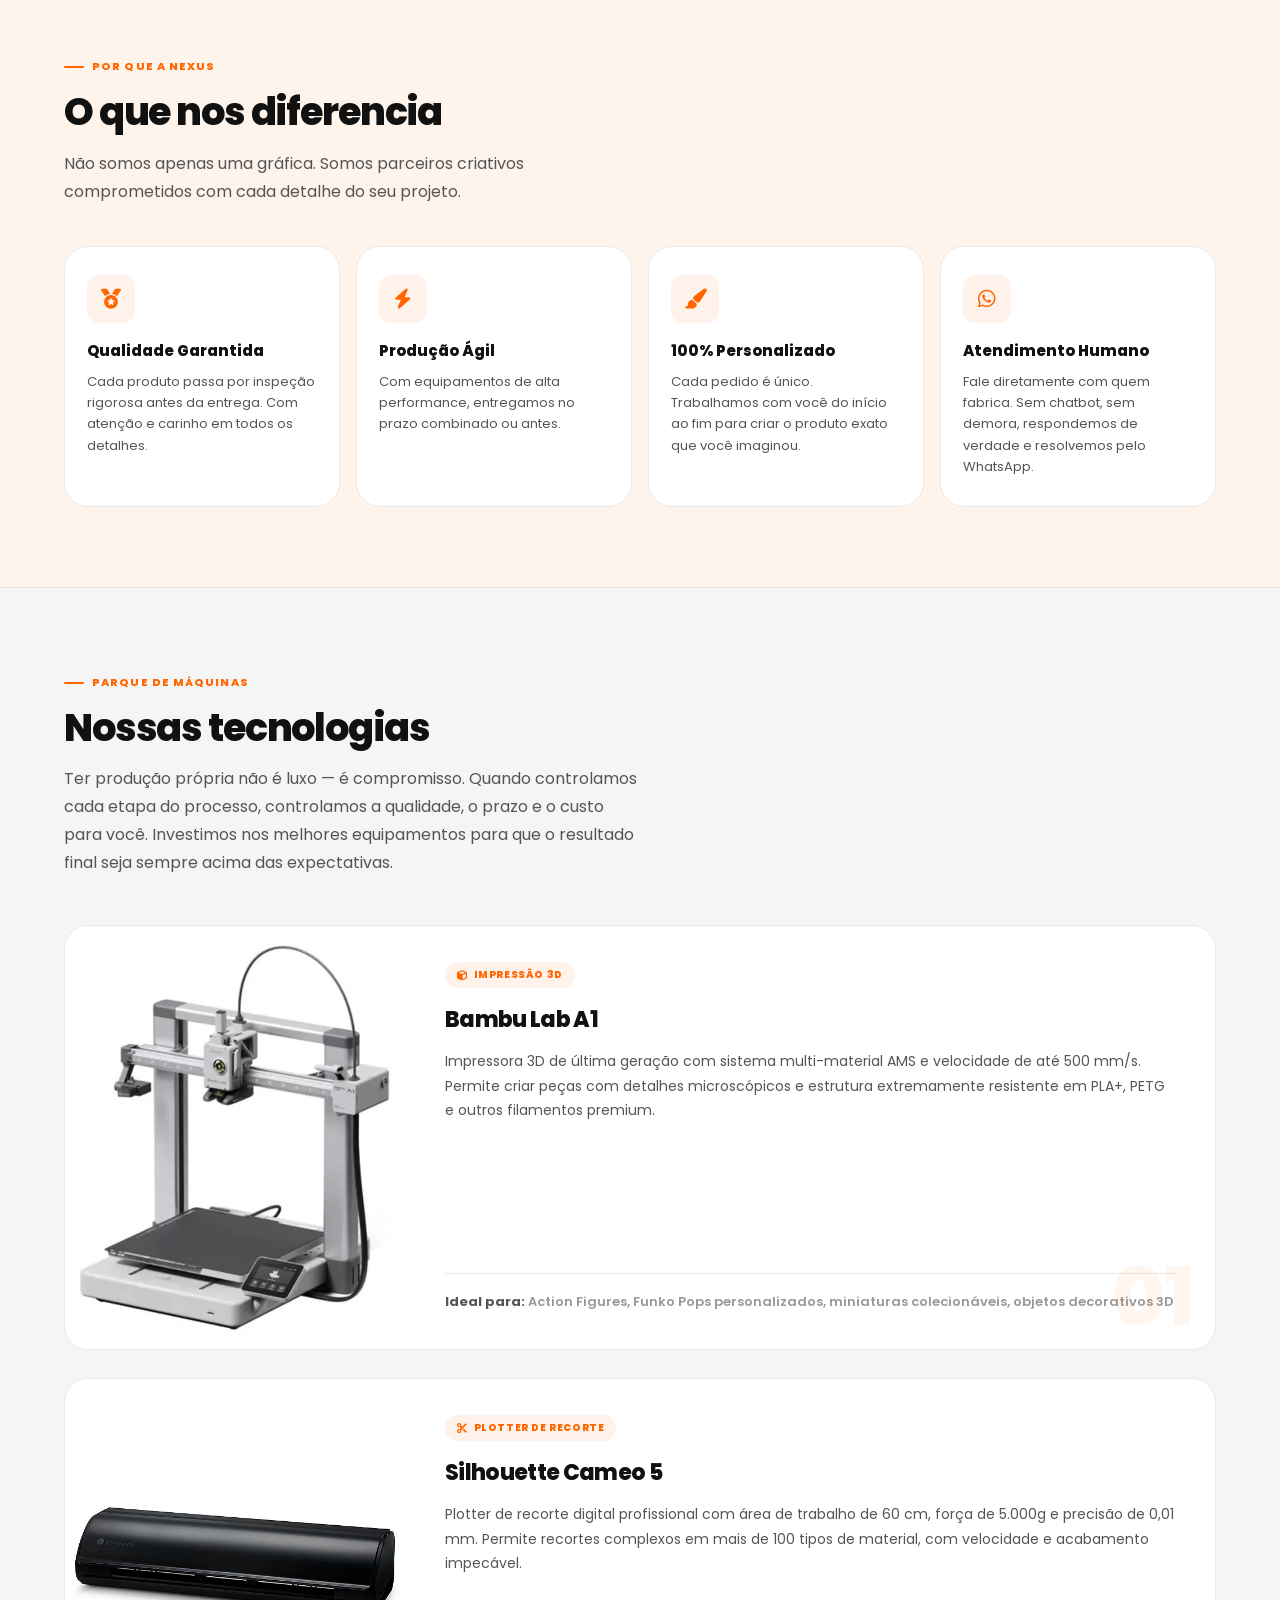
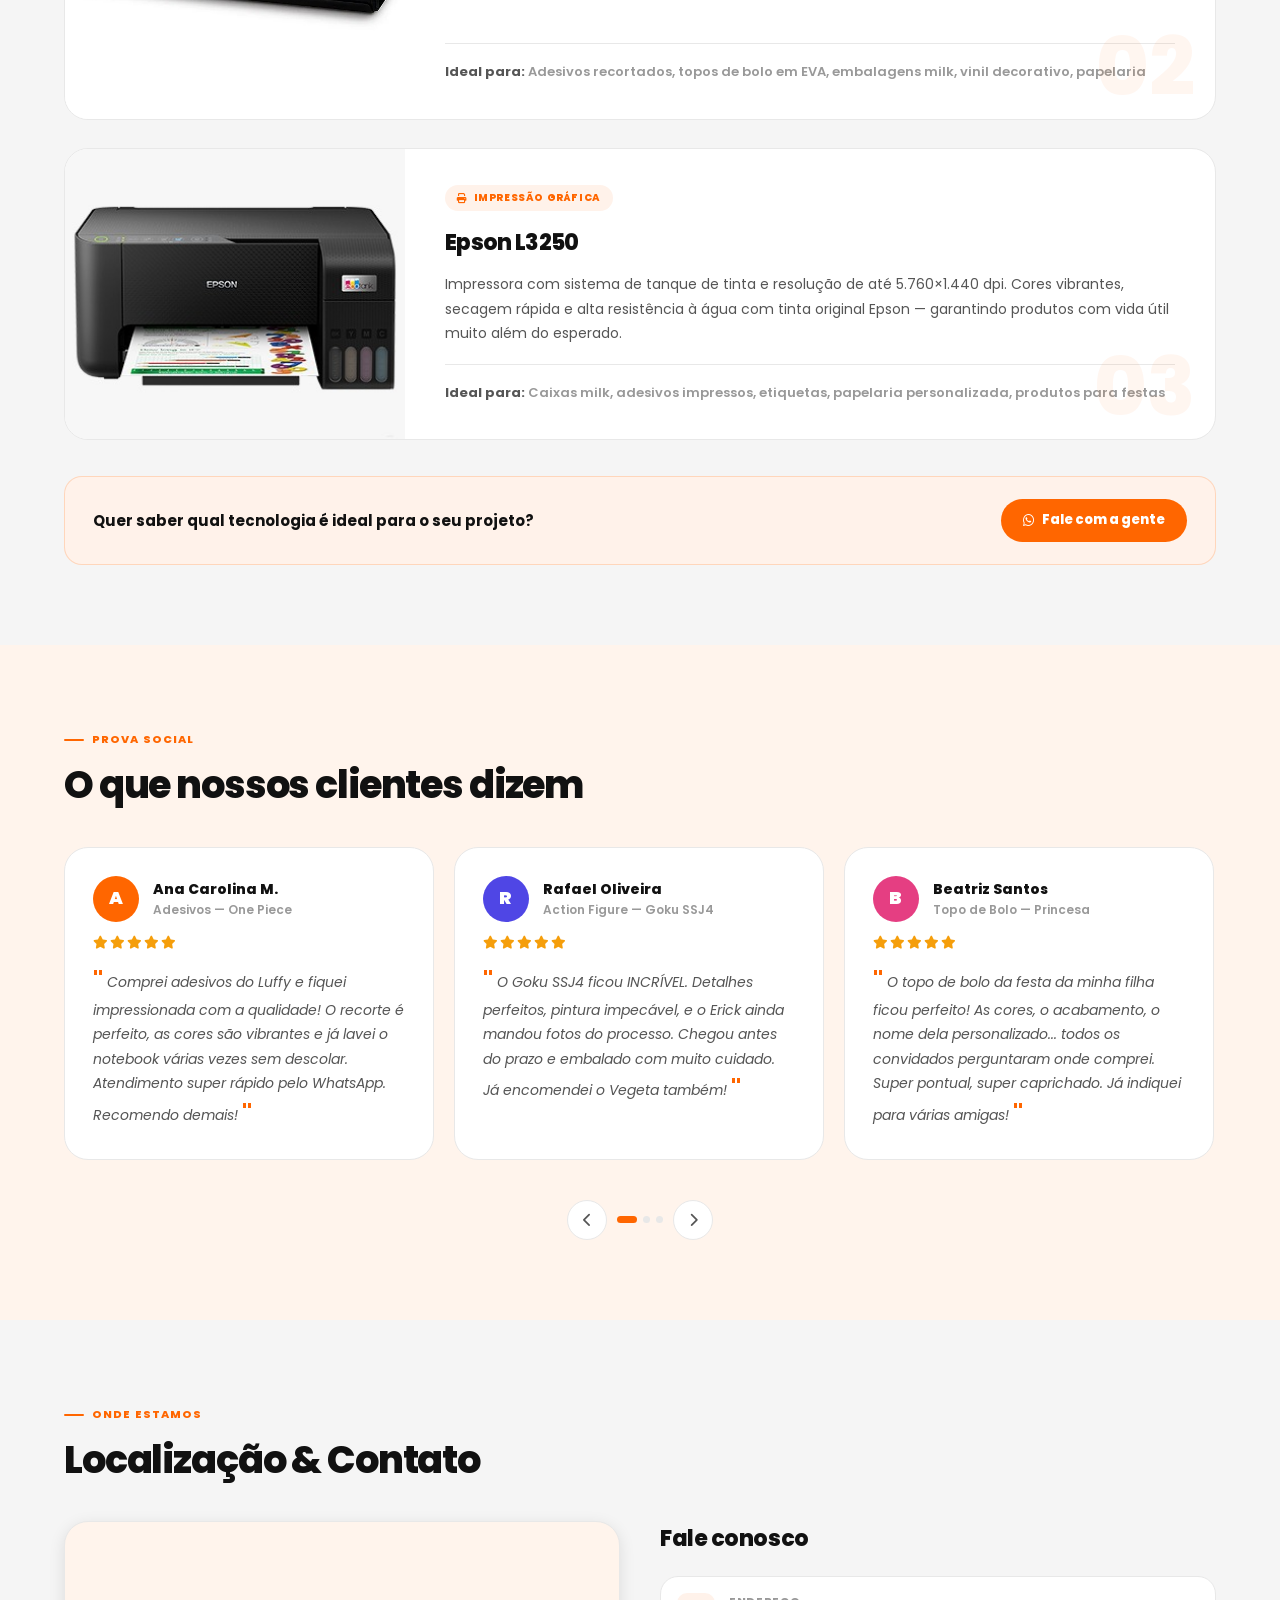
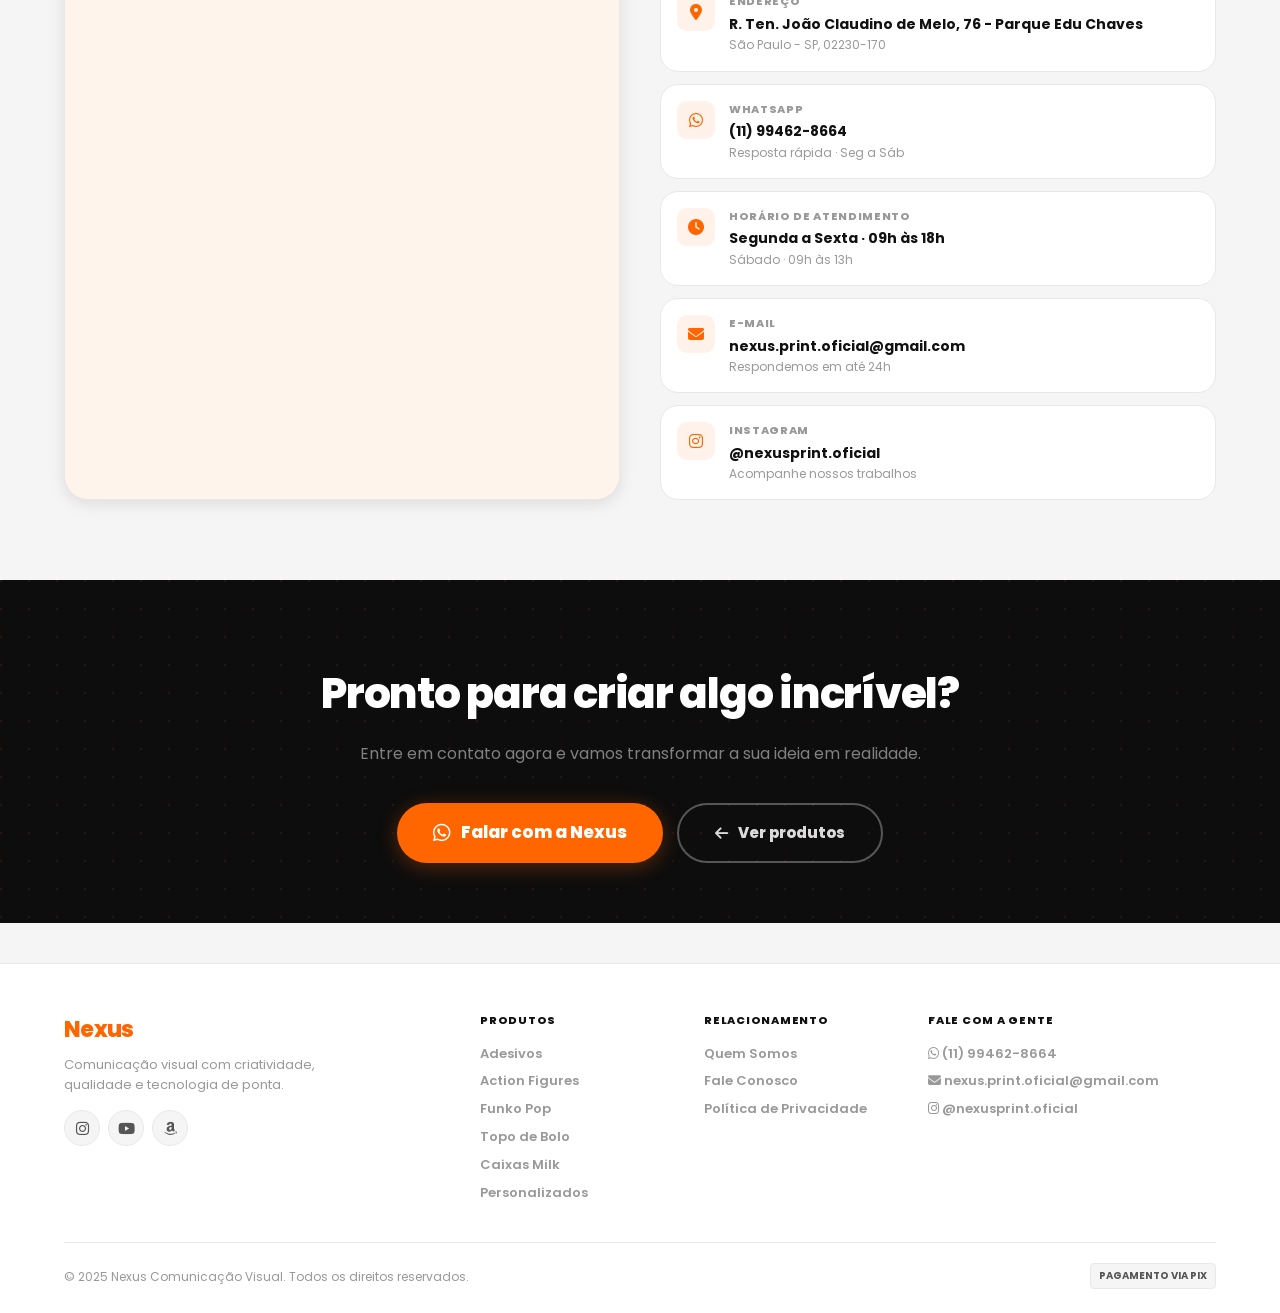
<file: sobre.html>
﻿<!DOCTYPE html>
<html lang="pt-BR" data-theme="light">
<head>
  <meta charset="UTF-8">
  <meta name="viewport" content="width=device-width, initial-scale=1.0">
  <title>Sobre a Nexus — Comunicação Visual</title>
  <script>try{document.documentElement.setAttribute('data-theme',localStorage.getItem('nx-theme')||'light');}catch(e){}</script>
  <link rel="stylesheet" href="style.css">
  <link rel="shortcut icon" href="images/logo.png" type="image/x-icon">
  <link rel="stylesheet" href="https://cdnjs.cloudflare.com/ajax/libs/font-awesome/6.5.1/css/all.min.css">
</head>
<body>

<!-- ═══════════════ HEADER ═══════════════ -->
<header>
  <div class="container header-inner">
    <nav class="header-nav">
      <a href="index.html">Início</a>
      <a href="sobre.html" class="active">Sobre a Nexus</a>
      <a href="https://wa.me/5511994628664" target="_blank">Fale conosco</a>
    </nav>
    <div class="header-right">
      <div class="header-social">
        <a href="https://www.instagram.com/nexusprint.oficial/" target="_blank" aria-label="Instagram"><i class="fa-brands fa-instagram"></i></a>
        <a href="https://www.instagram.com/nexusprint.oficial/" target="_blank" aria-label="YouTube"><i class="fa-brands fa-youtube"></i></a>
        <a href="https://www.instagram.com/nexusprint.oficial/" target="_blank" aria-label="Shopee"><img src="images/shoppe.png" alt="Shopee"></a>
        <a href="https://www.instagram.com/nexusprint.oficial/" target="_blank" aria-label="Amazon"><i class="fa-brands fa-amazon"></i></a>
        <a href="https://www.instagram.com/nexusprint.oficial/" target="_blank" aria-label="Mercado Livre"><img src="images/ml.png" alt="Mercado Livre"></a>
      </div>
      <button class="cart-btn" id="cart-open-btn" aria-label="Carrinho">
        <i class="fa-solid fa-cart-shopping"></i>
        <span class="cart-badge hidden">0</span>
      </button>
      <button class="theme-toggle" id="theme-toggle" aria-label="Mudar tema">
        <i class="fa-solid fa-moon"></i>
      </button>
      <a href="index.html" class="header-logo" aria-label="Nexus Home">
        <span class="header-logo-text">
          <img src="images/logo-gecko.png" alt="Nexus">
        </span>
      </a>
    </div>
  </div>
</header>

<!-- ═══════════════ 1. HERO ═══════════════ -->
<section class="about-hero">
  <div class="about-hero-orb about-hero-orb-1"></div>
  <div class="about-hero-orb about-hero-orb-2"></div>

  <div class="container">
    <div class="about-hero-grid">

      <!-- Texto (esquerda) -->
      <div class="about-hero-content">

        <div class="about-hero-label reveal">
          Nexus — Comunicação Visual
        </div>

        <h1 class="about-hero-title reveal" data-delay="1">
          Transformamos <span class="hl">criatividade</span><br>
          em comunicação visual<br>de alto impacto.
        </h1>

        <p class="about-hero-subtitle reveal" data-delay="2">
          Impressão gráfica, plotter de recorte, impressão 3D e personalização sob demanda — tudo em uma só produção, com tecnologia de ponta e cuidado artesanal em cada detalhe.
        </p>

        <div class="about-stats">
          <div class="about-stat reveal" data-delay="3">
            <div class="about-stat-num" data-count="500" data-suffix="+">0</div>
            <div class="about-stat-label">Clientes atendidos</div>
          </div>
          <div class="about-stat reveal" data-delay="4">
            <div class="about-stat-num" data-count="2000" data-suffix="+" data-format="k">0k</div>
            <div class="about-stat-label">Produtos entregues</div>
          </div>
          <div class="about-stat reveal" data-delay="5">
            <div class="about-stat-num" data-count="100" data-suffix="%">0%</div>
            <div class="about-stat-label">Satisfação garantida</div>
          </div>
          <div class="about-stat reveal" data-delay="6">
            <div class="about-stat-num" data-count="3" data-suffix=" anos">0</div>
            <div class="about-stat-label">De experiência</div>
          </div>
        </div>

      </div>

      <!-- Visual animado (direita) -->
      <div class="about-hero-visual reveal-right" data-delay="2">
        <div class="about-hero-ring"></div>
        <div class="about-hero-ring about-hero-ring-2"></div>
        <div class="about-hero-core">
          <img src="images/logo-gecko.png" alt="Nexus"
            onerror="this.style.display='none'; this.nextElementSibling.style.display='flex'">
          <div class="core-fallback" style="display:none"><i class="fa-solid fa-infinity"></i></div>
        </div>
        <div class="about-hero-orbit-wrap">
          <div class="about-hero-orbit"><i class="fa-solid fa-cube"></i></div>
          <div class="about-hero-orbit"><i class="fa-solid fa-scissors"></i></div>
          <div class="about-hero-orbit"><i class="fa-solid fa-print"></i></div>
          <div class="about-hero-orbit"><i class="fa-solid fa-paintbrush"></i></div>
        </div>
      </div>

    </div>
  </div>
</section>

<!-- ═══════════════ 2. FUNDADOR ═══════════════ -->
<section class="about-section-v2">
  <div class="container">

    <div class="founder-grid">

      <div class="founder-photo-col">
        <div class="founder-photo-wrap reveal-left">
          <img src="images/image.png" alt="Erick Dantas — Fundador da Nexus"
            onerror="this.style.display='none'; this.nextElementSibling.style.display='flex'">
          <div class="founder-photo-monogram" style="display:none">ED</div>
        </div>
        <div class="founder-social-links reveal-left" data-delay="2">
          <a href="https://www.instagram.com/erickk.adr/" target="_blank" aria-label="Instagram"><i class="fa-brands fa-instagram"></i></a>
          <a href="https://www.youtube.com/@erickk1392" target="_blank" aria-label="YouTube"><i class="fa-brands fa-youtube"></i></a>
          <a href="https://wa.me/5511985208071" target="_blank" aria-label="WhatsApp"><i class="fa-brands fa-whatsapp"></i></a>
        </div>
      </div>

      <div class="founder-info-col">

        <div class="section-label-sm reveal-right">Fundador</div>

        <blockquote class="founder-quote reveal-right" data-delay="1">
          "Cada produto que faço carrega a minha identidade — porque quando você ama o que faz, a qualidade é uma consequência natural."
        </blockquote>

        <div class="founder-name-tag reveal-right" data-delay="2">Erick Dantas</div>
        <div class="founder-role-tag reveal-right" data-delay="2">Fundador & Diretor Criativo</div>

        <p class="founder-bio reveal-right" data-delay="3">
          Empreendedor apaixonado por tecnologia e cultura pop, Erick fundou a Nexus com um objetivo claro: democratizar o acesso a produtos de comunicação visual de alta qualidade. Fã de anime, gamer e entusiasta das possibilidades que a tecnologia oferece para a expressão artística, ele lidera pessoalmente cada etapa da produção — da arte ao acabamento.
        </p>
        <p class="founder-bio reveal-right" data-delay="3">
          Mais do que um empresário, Erick é o criativo por trás de cada peça — operando os equipamentos, refinando os detalhes e garantindo que cada cliente receba exatamente o que imaginou. Ou melhor.
        </p>

        <div class="founder-skills reveal-right" data-delay="4">
          <div class="skill-pill"><i class="fa-solid fa-headset"></i> Atendimento ao Cliente</div>
          <div class="skill-pill"><i class="fa-solid fa-cube"></i> Impressão 3D</div>
          <div class="skill-pill"><i class="fa-solid fa-print"></i> Impressão Gráfica</div>
          <div class="skill-pill"><i class="fa-solid fa-paintbrush"></i> Design e Arte</div>
        </div>

      </div>
    </div>

  </div>
</section>

<!-- ═══════════════ 3. VALORES ═══════════════ -->
<section class="about-section-v2" style="background: var(--surface-2);">
  <div class="container">

    <div class="section-label-sm reveal">Por que a Nexus</div>
    <h2 class="section-h2 reveal" data-delay="1">O que nos diferencia</h2>
    <p class="section-lead reveal" data-delay="2">Não somos apenas uma gráfica. Somos parceiros criativos comprometidos com cada detalhe do seu projeto.</p>

    <div class="values-grid">
      <div class="value-card reveal" data-delay="1">
        <div class="value-icon"><i class="fa-solid fa-medal"></i></div>
        <div class="value-title">Qualidade Garantida</div>
        <div class="value-desc">Cada produto passa por inspeção rigorosa antes da entrega. Com atenção e carinho em todos os detalhes.</div>
      </div>
      <div class="value-card reveal" data-delay="2">
        <div class="value-icon"><i class="fa-solid fa-bolt"></i></div>
        <div class="value-title">Produção Ágil</div>
        <div class="value-desc">Com equipamentos de alta performance, entregamos no prazo combinado ou antes.</div>
      </div>
      <div class="value-card reveal" data-delay="3">
        <div class="value-icon"><i class="fa-solid fa-paintbrush"></i></div>
        <div class="value-title">100% Personalizado</div>
        <div class="value-desc">Cada pedido é único. Trabalhamos com você do início ao fim para criar o produto exato que você imaginou.</div>
      </div>
      <div class="value-card reveal" data-delay="4">
        <div class="value-icon"><i class="fa-brands fa-whatsapp"></i></div>
        <div class="value-title">Atendimento Humano</div>
        <div class="value-desc">Fale diretamente com quem fabrica. Sem chatbot, sem demora, respondemos de verdade e resolvemos pelo WhatsApp.</div>
      </div>
    </div>

  </div>
</section>

<!-- ═══════════════ 4. TECNOLOGIAS ═══════════════ -->
<section class="about-section-v2" id="tecnologias">
  <div class="container">

    <div class="section-label-sm reveal">Parque de Máquinas</div>
    <h2 class="section-h2 reveal" data-delay="1">Nossas tecnologias</h2>

    <p class="section-lead reveal" data-delay="2">
      Ter produção própria não é luxo — é compromisso. Quando controlamos cada etapa do processo, controlamos a qualidade, o prazo e o custo para você. Investimos nos melhores equipamentos para que o resultado final seja sempre acima das expectativas.
    </p>

    <div class="tech-grid-v2">

      <!-- Bambu Lab A1 -->
      <div class="tech-card-v2 reveal" data-delay="1">
        <div class="tech-card-img">
          <img src="images/bambulab.jpeg" alt="Impressora 3D Bambu Lab A1"
            onerror="this.style.display='none';this.nextElementSibling.style.display='flex'">
          <div class="tech-card-img-placeholder" style="display:none">
            <i class="fa-solid fa-cube"></i>
            <span>Bambu Lab A1</span>
          </div>
        </div>
        <div class="tech-card-body-v2">
          <div class="tech-badge"><i class="fa-solid fa-cube"></i> Impressão 3D</div>
          <div class="tech-name-v2">Bambu Lab A1</div>
          <div class="tech-desc-v2">
            Impressora 3D de última geração com sistema multi-material AMS e velocidade de até 500 mm/s. Permite criar peças com detalhes microscópicos e estrutura extremamente resistente em PLA+, PETG e outros filamentos premium.
          </div>
          <div class="tech-use">
            <strong>Ideal para:</strong> Action Figures, Funko Pops personalizados, miniaturas colecionáveis, objetos decorativos 3D
          </div>
          <div class="tech-num-label">01</div>
        </div>
      </div>

      <!-- Silhouette Cameo 5 -->
      <div class="tech-card-v2 reveal" data-delay="2">
        <div class="tech-card-img">
          <img src="images/cameo5.jpeg" alt="Plotter Silhouette Cameo 5"
            onerror="this.style.display='none';this.nextElementSibling.style.display='flex'">
          <div class="tech-card-img-placeholder" style="display:none">
            <i class="fa-solid fa-scissors"></i>
            <span>Silhouette Cameo 5</span>
          </div>
        </div>
        <div class="tech-card-body-v2">
          <div class="tech-badge"><i class="fa-solid fa-scissors"></i> Plotter de Recorte</div>
          <div class="tech-name-v2">Silhouette Cameo 5</div>
          <div class="tech-desc-v2">
            Plotter de recorte digital profissional com área de trabalho de 60 cm, força de 5.000g e precisão de 0,01 mm. Permite recortes complexos em mais de 100 tipos de material, com velocidade e acabamento impecável.
          </div>
          <div class="tech-use">
            <strong>Ideal para:</strong> Adesivos recortados, topos de bolo em EVA, embalagens milk, vinil decorativo, papelaria
          </div>
          <div class="tech-num-label">02</div>
        </div>
      </div>

      <!-- Epson L3250 -->
      <div class="tech-card-v2 reveal" data-delay="3">
        <div class="tech-card-img">
          <img src="images/epson.jpeg" alt="Impressora Epson L3250"
            onerror="this.style.display='none';this.nextElementSibling.style.display='flex'">
          <div class="tech-card-img-placeholder" style="display:none">
            <i class="fa-solid fa-print"></i>
            <span>Epson L3250</span>
          </div>
        </div>
        <div class="tech-card-body-v2">
          <div class="tech-badge"><i class="fa-solid fa-print"></i> Impressão Gráfica</div>
          <div class="tech-name-v2">Epson L3250</div>
          <div class="tech-desc-v2">
            Impressora com sistema de tanque de tinta e resolução de até 5.760×1.440 dpi. Cores vibrantes, secagem rápida e alta resistência à água com tinta original Epson — garantindo produtos com vida útil muito além do esperado.
          </div>
          <div class="tech-use">
            <strong>Ideal para:</strong> Caixas milk, adesivos impressos, etiquetas, papelaria personalizada, produtos para festas
          </div>
          <div class="tech-num-label">03</div>
        </div>
      </div>

    </div>

    <div class="tech-cta-bar reveal" data-delay="2">
      <p>Quer saber qual tecnologia é ideal para o seu projeto?</p>
      <a href="https://wa.me/5511994628664?text=Ol%C3%A1!%20Quero%20saber%20qual%20tecnologia%20%C3%A9%20ideal%20para%20o%20meu%20projeto."
         target="_blank" class="btn-cta-orange">
        <i class="fa-brands fa-whatsapp"></i>
        Fale com a gente
      </a>
    </div>

  </div>
</section>

<!-- ═══════════════ 5. DEPOIMENTOS ═══════════════ -->
<section class="testimonials-section">
  <div class="container">

    <div class="section-label-sm reveal">Prova Social</div>
    <h2 class="section-h2 reveal" data-delay="1">O que nossos clientes dizem</h2>

    <div class="testimonials-track-wrap">
      <div class="testimonials-track" id="testi-track">

        <div class="testimonial-card">
          <div class="testimonial-header">
            <div class="testimonial-avatar" style="background:#FF6600;">A</div>
            <div class="testimonial-meta">
              <div class="testimonial-name">Ana Carolina M.</div>
              <div class="testimonial-product">Adesivos — One Piece</div>
            </div>
          </div>
          <div class="stars">
            <i class="fa-solid fa-star"></i><i class="fa-solid fa-star"></i><i class="fa-solid fa-star"></i><i class="fa-solid fa-star"></i><i class="fa-solid fa-star"></i>
          </div>
          <div class="testimonial-text">
            Comprei adesivos do Luffy e fiquei impressionada com a qualidade! O recorte é perfeito, as cores são vibrantes e já lavei o notebook várias vezes sem descolar. Atendimento super rápido pelo WhatsApp. Recomendo demais!
          </div>
        </div>

        <div class="testimonial-card">
          <div class="testimonial-header">
            <div class="testimonial-avatar" style="background:#4F46E5;">R</div>
            <div class="testimonial-meta">
              <div class="testimonial-name">Rafael Oliveira</div>
              <div class="testimonial-product">Action Figure — Goku SSJ4</div>
            </div>
          </div>
          <div class="stars">
            <i class="fa-solid fa-star"></i><i class="fa-solid fa-star"></i><i class="fa-solid fa-star"></i><i class="fa-solid fa-star"></i><i class="fa-solid fa-star"></i>
          </div>
          <div class="testimonial-text">
            O Goku SSJ4 ficou INCRÍVEL. Detalhes perfeitos, pintura impecável, e o Erick ainda mandou fotos do processo. Chegou antes do prazo e embalado com muito cuidado. Já encomendei o Vegeta também!
          </div>
        </div>

        <div class="testimonial-card">
          <div class="testimonial-header">
            <div class="testimonial-avatar" style="background:#E53E82;">B</div>
            <div class="testimonial-meta">
              <div class="testimonial-name">Beatriz Santos</div>
              <div class="testimonial-product">Topo de Bolo — Princesa</div>
            </div>
          </div>
          <div class="stars">
            <i class="fa-solid fa-star"></i><i class="fa-solid fa-star"></i><i class="fa-solid fa-star"></i><i class="fa-solid fa-star"></i><i class="fa-solid fa-star"></i>
          </div>
          <div class="testimonial-text">
            O topo de bolo da festa da minha filha ficou perfeito! As cores, o acabamento, o nome dela personalizado... todos os convidados perguntaram onde comprei. Super pontual, super caprichado. Já indiquei para várias amigas!
          </div>
        </div>

        <div class="testimonial-card">
          <div class="testimonial-header">
            <div class="testimonial-avatar" style="background:#10B981;">L</div>
            <div class="testimonial-meta">
              <div class="testimonial-name">Lucas Ferreira</div>
              <div class="testimonial-product">Funko Pop — Spider-Man</div>
            </div>
          </div>
          <div class="stars">
            <i class="fa-solid fa-star"></i><i class="fa-solid fa-star"></i><i class="fa-solid fa-star"></i><i class="fa-solid fa-star"></i><i class="fa-solid fa-star"></i>
          </div>
          <div class="testimonial-text">
            Meu Funko Pop do Spider-Man ficou melhor do que eu esperava. Produção própria faz toda a diferença — dá pra ver que o Erick realmente se importa com cada detalhe. Entrega super rápida também!
          </div>
        </div>

        <div class="testimonial-card">
          <div class="testimonial-header">
            <div class="testimonial-avatar" style="background:#F59E0B;">M</div>
            <div class="testimonial-meta">
              <div class="testimonial-name">Mariana Costa</div>
              <div class="testimonial-product">Caixas Milk — Festa Infantil</div>
            </div>
          </div>
          <div class="stars">
            <i class="fa-solid fa-star"></i><i class="fa-solid fa-star"></i><i class="fa-solid fa-star"></i><i class="fa-solid fa-star"></i><i class="fa-solid fa-star"></i>
          </div>
          <div class="testimonial-text">
            Pedi 50 caixas milk para a festa do meu filho e ficaram lindas! As cores vibrantes, o corte preciso, tudo no prazo combinado. Os convidados adoraram as lembranças. Com certeza vou pedir novamente!
          </div>
        </div>

        <div class="testimonial-card">
          <div class="testimonial-header">
            <div class="testimonial-avatar" style="background:#8B5CF6;">P</div>
            <div class="testimonial-meta">
              <div class="testimonial-name">Pedro Alves</div>
              <div class="testimonial-product">Action Figure — Malenia</div>
            </div>
          </div>
          <div class="stars">
            <i class="fa-solid fa-star"></i><i class="fa-solid fa-star"></i><i class="fa-solid fa-star"></i><i class="fa-solid fa-star"></i><i class="fa-solid fa-star"></i>
          </div>
          <div class="testimonial-text">
            Sou fã de Elden Ring e encomendei a Malenia. Ficou simplesmente absurda — cada detalhe da armadura reproduzido com fidelidade. Parece que saiu direto do jogo. Valeu cada centavo!
          </div>
        </div>

        <div class="testimonial-card">
          <div class="testimonial-header">
            <div class="testimonial-avatar" style="background:#EF4444;">J</div>
            <div class="testimonial-meta">
              <div class="testimonial-name">João Paulo S.</div>
              <div class="testimonial-product">Adesivos — Dragon Ball</div>
            </div>
          </div>
          <div class="stars">
            <i class="fa-solid fa-star"></i><i class="fa-solid fa-star"></i><i class="fa-solid fa-star"></i><i class="fa-solid fa-star"></i><i class="fa-solid fa-star"></i>
          </div>
          <div class="testimonial-text">
            Cobri meu skate todo com adesivos do Dragon Ball da Nexus. Já faz 8 meses e ainda estão perfeitos — sem descolar, sem desbotado. Qualidade que não esperava por esse preço. Top demais!
          </div>
        </div>

      </div>

      <div class="testimonials-nav">
        <button class="testi-btn" id="testi-prev" aria-label="Anterior"><i class="fa-solid fa-chevron-left"></i></button>
        <div class="testi-dots" id="testi-dots"></div>
        <button class="testi-btn" id="testi-next" aria-label="Próximo"><i class="fa-solid fa-chevron-right"></i></button>
      </div>
    </div>

  </div>
</section>

<!-- ═══════════════ 6. LOCALIZAÇÃO ═══════════════ -->
<section class="location-section">
  <div class="container">

    <div class="section-label-sm reveal">Onde estamos</div>
    <h2 class="section-h2 reveal" data-delay="1">Localização & Contato</h2>

    <div class="location-grid">

      <div class="location-map-wrap reveal-left">
        <iframe
          src="https://www.google.com/maps/embed?pb=!1m18!1m12!1m3!1d3659.321783554577!2d-46.563843899999995!3d-23.4849165!2m3!1f0!2f0!3f0!3m2!1i1024!2i768!4f13.1!3m3!1m2!1s0x94cef52a74cf2f5b%3A0xa53cbfd914b8a417!2sNexus%20Print!5e0!3m2!1spt-BR!2sbr!4v1777494865864!5m2!1spt-BR!2sbr"
          title="Localização Nexus"
          allowfullscreen=""
          loading="lazy"
          referrerpolicy="no-referrer-when-downgrade">
        </iframe>
      </div>

      <div class="location-info reveal-right">
        <div class="location-info-title">Fale conosco</div>

        <div class="location-item">
          <div class="location-item-icon"><i class="fa-solid fa-location-dot"></i></div>
          <div class="location-item-text">
            <div class="location-item-title">Endereço</div>
            <div class="location-item-value">R. Ten. João Claudino de Melo, 76 - Parque Edu Chaves</div>
            <div class="location-item-sub">São Paulo - SP, 02230-170</div>
          </div>
        </div>

        <div class="location-item">
          <div class="location-item-icon"><i class="fa-brands fa-whatsapp"></i></div>
          <div class="location-item-text">
            <div class="location-item-title">WhatsApp</div>
            <div class="location-item-value">(11) 99462-8664</div>
            <div class="location-item-sub">Resposta rápida · Seg a Sáb</div>
          </div>
        </div>

        <div class="location-item">
          <div class="location-item-icon"><i class="fa-solid fa-clock"></i></div>
          <div class="location-item-text">
            <div class="location-item-title">Horário de Atendimento</div>
            <div class="location-item-value">Segunda a Sexta · 09h às 18h</div>
            <div class="location-item-sub">Sábado · 09h às 13h</div>
          </div>
        </div>

        <div class="location-item">
          <div class="location-item-icon"><i class="fa-solid fa-envelope"></i></div>
          <div class="location-item-text">
            <div class="location-item-title">E-mail</div>
            <div class="location-item-value">nexus.print.oficial@gmail.com</div>
            <div class="location-item-sub">Respondemos em até 24h</div>
          </div>
        </div>

        <div class="location-item">
          <div class="location-item-icon"><i class="fa-brands fa-instagram"></i></div>
          <div class="location-item-text">
            <div class="location-item-title">Instagram</div>
            <div class="location-item-value">@nexusprint.oficial</div>
            <div class="location-item-sub">Acompanhe nossos trabalhos</div>
          </div>
        </div>

      </div>
    </div>

  </div>
</section>

<!-- ═══════════════ 7. CTA FINAL ═══════════════ -->
<section class="about-final-cta">
  <div class="container">
    <div class="about-final-cta-inner">
      <h2 class="reveal">Pronto para criar algo incrível?</h2>
      <p class="reveal" data-delay="1">Entre em contato agora e vamos transformar a sua ideia em realidade.</p>
      <div class="cta-buttons reveal" data-delay="2">
        <a href="https://wa.me/5511994628664?text=Ol%C3%A1!%20Quero%20fazer%20um%20pedido%20na%20Nexus."
           target="_blank"
           class="btn-whatsapp"
           style="width:auto; padding:16px 36px;">
          <i class="fa-brands fa-whatsapp"></i>
          Falar com a Nexus
        </a>
        <a href="index.html" class="btn-outline-white">
          <i class="fa-solid fa-arrow-left"></i>
          Ver produtos
        </a>
      </div>
    </div>
  </div>
</section>

<!-- ═══════════════ FOOTER ═══════════════ -->
<footer>
  <div class="container">
    <div class="footer-inner">
      <div class="footer-brand-col">
        <div class="footer-logo-text">Nexus</div>
        <p class="footer-tagline">Comunicação visual com criatividade,<br>qualidade e tecnologia de ponta.</p>
        <div class="footer-social-links">
          <a href="https://www.instagram.com/nexusprint.oficial/" target="_blank" aria-label="Instagram"><i class="fa-brands fa-instagram"></i></a>
          <a href="https://www.instagram.com/nexusprint.oficial/" target="_blank" aria-label="YouTube"><i class="fa-brands fa-youtube"></i></a>
          <a href="https://www.instagram.com/nexusprint.oficial/" target="_blank" aria-label="Amazon"><i class="fa-brands fa-amazon"></i></a>
        </div>
      </div>
      <div class="footer-col">
        <h4>Produtos</h4>
        <a href="adesivos.html">Adesivos</a>
        <a href="action-figures.html">Action Figures</a>
        <a href="funko-pop.html">Funko Pop</a>
        <a href="topo-de-bolo.html">Topo de Bolo</a>
        <a href="caixas-milk.html">Caixas Milk</a>
        <a href="personalizados.html">Personalizados</a>
      </div>
      <div class="footer-col">
        <h4>Relacionamento</h4>
        <a href="sobre.html">Quem Somos</a>
        <a href="https://wa.me/5511994628664" target="_blank">Fale Conosco</a>
        <a href="#">Política de Privacidade</a>
      </div>
      <div class="footer-col">
        <h4>Fale com a Gente</h4>
        <p><i class="fa-brands fa-whatsapp"></i> (11) 99462-8664</p>
        <p><i class="fa-solid fa-envelope"></i> nexus.print.oficial@gmail.com</p>
        <p><i class="fa-brands fa-instagram"></i> @nexusprint.oficial</p>
      </div>
    </div>
    <div class="footer-bottom">
      <span class="footer-copy">© 2025 Nexus Comunicação Visual. Todos os direitos reservados.</span>
      <div class="footer-payments">
        <span>PAGAMENTO VIA PIX</span>
      </div>
    </div>
  </div>
</footer>

<!-- CARRINHO -->
<div class="cart-overlay" id="cart-overlay"></div>
<aside class="cart-drawer" id="cart-drawer">
  <div class="cart-drawer-header">
    <h3>Seu carrinho</h3>
    <button type="button" class="cart-drawer-close" id="cart-drawer-close" aria-label="Fechar"><i class="fa-solid fa-xmark"></i></button>
  </div>
  <div class="cart-drawer-items" id="cart-drawer-items"></div>
  <div class="cart-drawer-footer">
    <div class="cart-total-row"><span>Total</span><span id="cart-total">R$ 0,00</span></div>
    <button type="button" class="btn-whatsapp" id="cart-checkout-btn">
      <i class="fa-brands fa-whatsapp"></i> Finalizar pedido no WhatsApp
    </button>
  </div>
</aside>

<script src="produtos.js"></script>
<script src="cart.js"></script>
<script src="script.js"></script>
<script>
/* ── Reveal por scroll ── */
(function () {
  const prefersReduced = window.matchMedia('(prefers-reduced-motion: reduce)').matches;
  if (prefersReduced) return;
  const els = document.querySelectorAll('.reveal, .reveal-left, .reveal-right');
  if (!els.length) return;
  const io = new IntersectionObserver((entries) => {
    entries.forEach(e => { if (e.isIntersecting) { e.target.classList.add('is-visible'); io.unobserve(e.target); } });
  }, { threshold: 0.12, rootMargin: '0px 0px -40px 0px' });
  els.forEach(el => io.observe(el));
})();

/* ── Contador animado ── */
(function () {
  const prefersReduced = window.matchMedia('(prefers-reduced-motion: reduce)').matches;
  const counters = document.querySelectorAll('.about-stat-num[data-count]');
  if (!counters.length) return;
  function animateCount(el) {
    const target = parseInt(el.dataset.count, 10);
    const suffix = el.dataset.suffix || '';
    const format = el.dataset.format || '';
    const duration = 1800;
    const start = performance.now();
    if (prefersReduced) { el.textContent = format === 'k' ? (target / 1000) + 'k' + suffix : target + suffix; return; }
    function step(now) {
      const elapsed = now - start;
      const progress = Math.min(elapsed / duration, 1);
      const eased = 1 - Math.pow(1 - progress, 3);
      const value = Math.round(target * eased);
      if (format === 'k') { el.textContent = value >= 1000 ? Math.round(value / 100) / 10 + 'k' + suffix : value + suffix; }
      else { el.textContent = value + suffix; }
      if (progress < 1) requestAnimationFrame(step);
    }
    requestAnimationFrame(step);
  }
  const io = new IntersectionObserver((entries) => {
    entries.forEach(e => { if (e.isIntersecting) { animateCount(e.target); io.unobserve(e.target); } });
  }, { threshold: 0.5 });
  counters.forEach(el => io.observe(el));
})();

/* ── Carrossel de depoimentos ── */
(function () {
  const track = document.getElementById('testi-track');
  const prevBtn = document.getElementById('testi-prev');
  const nextBtn = document.getElementById('testi-next');
  const dotsWrap = document.getElementById('testi-dots');
  if (!track) return;

  const cards = track.querySelectorAll('.testimonial-card');
  const visibleCount = () => window.innerWidth <= 600 ? 1 : window.innerWidth <= 900 ? 2 : 3;
  let dots = [];

  function buildDots() {
    dotsWrap.innerHTML = '';
    dots = [];
    const pages = Math.ceil(cards.length / visibleCount());
    for (let i = 0; i < pages; i++) {
      const d = document.createElement('div');
      d.className = 'testi-dot' + (i === 0 ? ' active' : '');
      d.addEventListener('click', () => scrollToPage(i));
      dotsWrap.appendChild(d);
      dots.push(d);
    }
  }

  function scrollToPage(page) {
    const cardW = cards[0].offsetWidth + 20;
    track.scrollTo({ left: page * cardW * visibleCount(), behavior: 'smooth' });
  }

  function updateDots() {
    if (!dots.length) return;
    const cardW = cards[0].offsetWidth + 20;
    const page = Math.round(track.scrollLeft / (cardW * visibleCount()));
    dots.forEach((d, i) => d.classList.toggle('active', i === page));
  }

  prevBtn && prevBtn.addEventListener('click', () => {
    const cardW = cards[0].offsetWidth + 20;
    track.scrollBy({ left: -(cardW * visibleCount()), behavior: 'smooth' });
  });
  nextBtn && nextBtn.addEventListener('click', () => {
    const cardW = cards[0].offsetWidth + 20;
    track.scrollBy({ left: cardW * visibleCount(), behavior: 'smooth' });
  });

  track.addEventListener('scroll', updateDots, { passive: true });

  /* drag to scroll */
  let isDown = false, startX, scrollLeft;
  track.addEventListener('mousedown', e => { isDown = true; startX = e.pageX - track.offsetLeft; scrollLeft = track.scrollLeft; track.classList.add('is-dragging'); });
  track.addEventListener('mouseleave', () => { isDown = false; track.classList.remove('is-dragging'); });
  track.addEventListener('mouseup', () => { isDown = false; track.classList.remove('is-dragging'); });
  track.addEventListener('mousemove', e => {
    if (!isDown) return; e.preventDefault();
    const x = e.pageX - track.offsetLeft;
    track.scrollLeft = scrollLeft - (x - startX) * 1.2;
  });

  buildDots();
  window.addEventListener('resize', buildDots);
})();
</script>

</body>
</html>
</file>
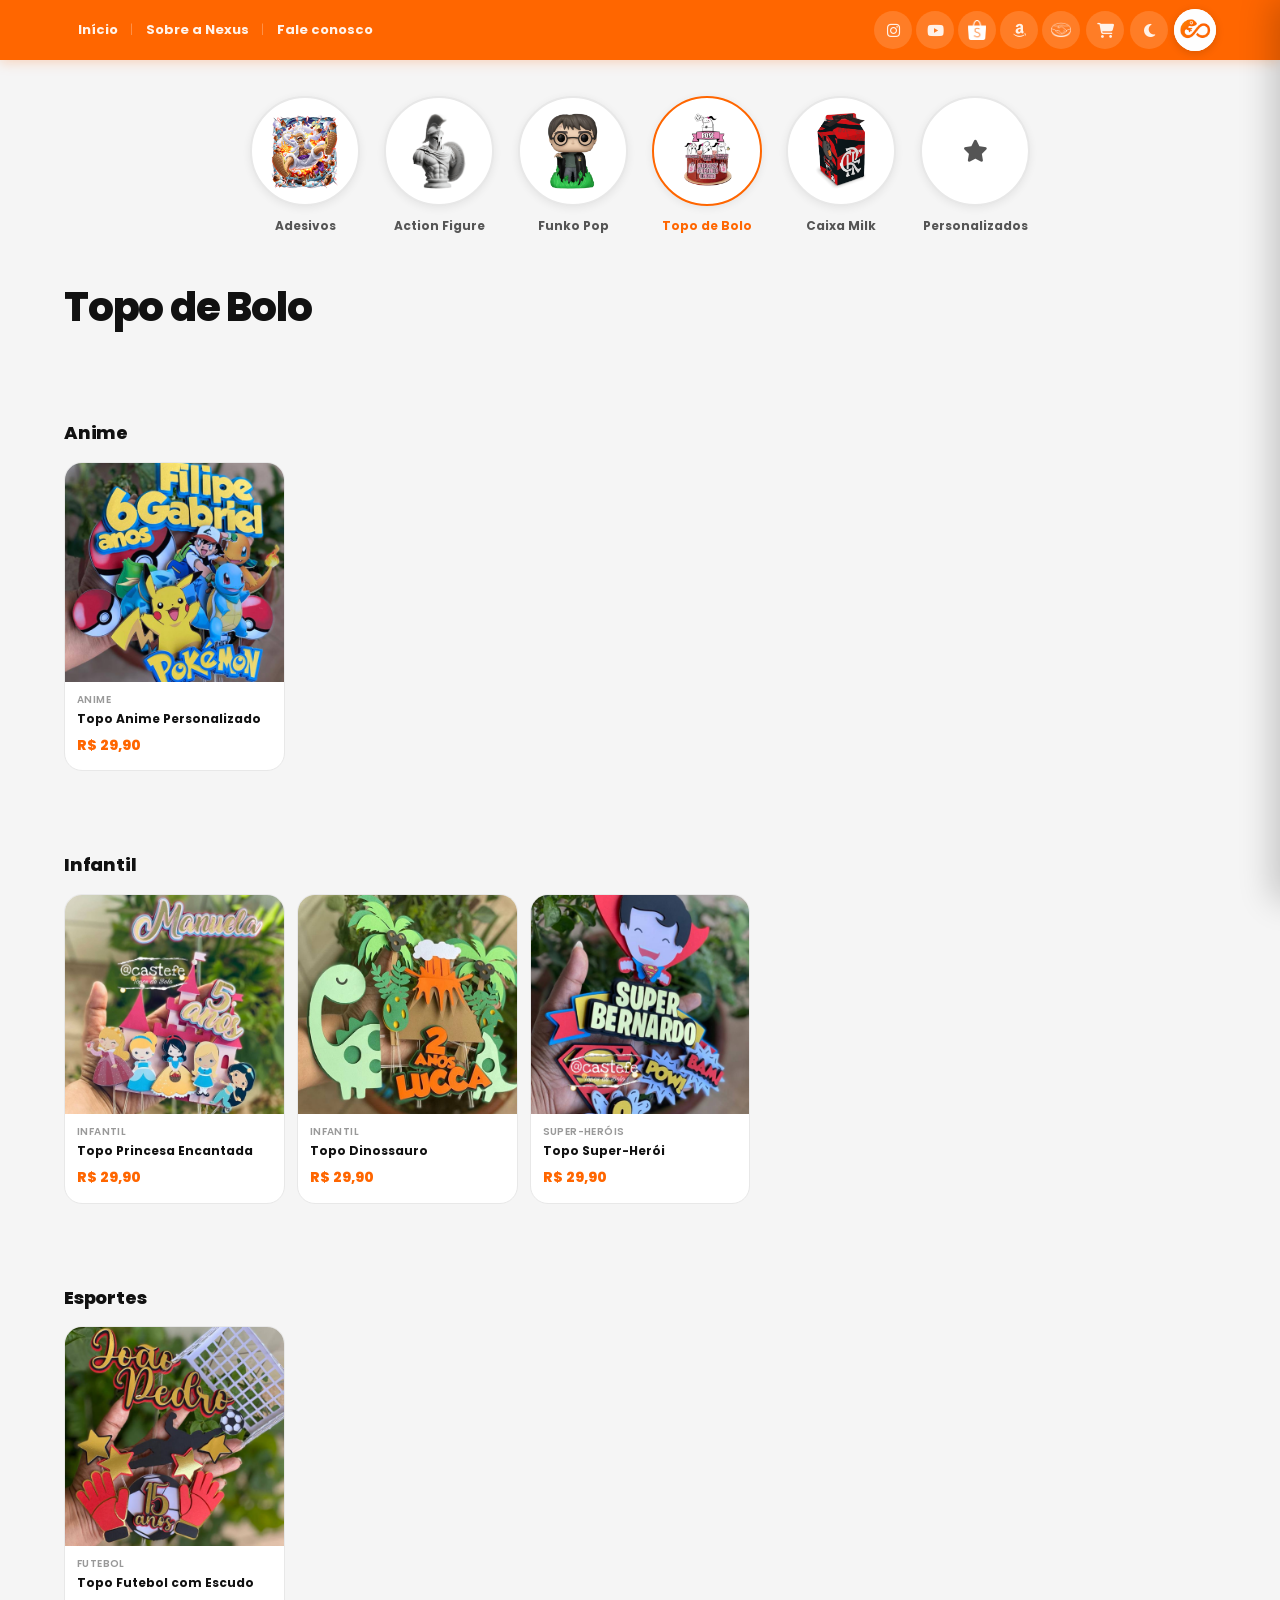
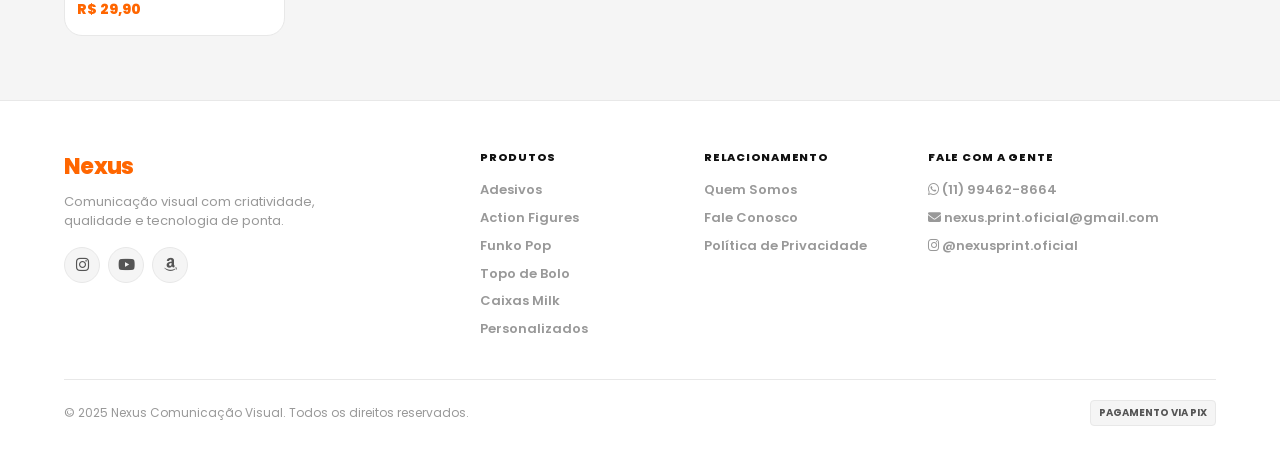
<file: topo-de-bolo.html>
﻿<!DOCTYPE html>
<html lang="pt-BR" data-theme="light">
<head>
  <meta charset="UTF-8">
  <meta name="viewport" content="width=device-width, initial-scale=1.0">
  <title>Topo de Bolo — Nexus</title>
  <script>try{document.documentElement.setAttribute('data-theme',localStorage.getItem('nx-theme')||'light');}catch(e){}</script>
  <link rel="stylesheet" href="style.css">
  <link rel="shortcut icon" href="images/logo.png" type="image/x-icon">
  <link rel="stylesheet" href="https://cdnjs.cloudflare.com/ajax/libs/font-awesome/6.5.1/css/all.min.css">
</head>
<body>

<!-- HEADER -->
<header>
  <div class="container header-inner">
    <nav class="header-nav">
      <a href="index.html">Início</a>
      <a href="sobre.html">Sobre a Nexus</a>
      <a href="https://wa.me/5511994628664" target="_blank">Fale conosco</a>
    </nav>
    <div class="header-right">
      <div class="header-social">
        <a href="https://www.instagram.com/nexusprint.oficial/" target="_blank" aria-label="Instagram"><i class="fa-brands fa-instagram"></i></a>
        <a href="https://www.instagram.com/nexusprint.oficial/" target="_blank" aria-label="YouTube"><i class="fa-brands fa-youtube"></i></a>
        <a href="https://www.instagram.com/nexusprint.oficial/" target="_blank" aria-label="Shopee"><img src="images/shoppe.png" alt="Shopee"></a>
        <a href="https://www.instagram.com/nexusprint.oficial/" target="_blank" aria-label="Amazon"><i class="fa-brands fa-amazon"></i></a>
        <a href="https://www.instagram.com/nexusprint.oficial/" target="_blank" aria-label="Mercado Livre"><img src="images/ml.png" alt="Mercado Livre"></a>
      </div>
      <button class="cart-btn" id="cart-open-btn" aria-label="Carrinho">
        <i class="fa-solid fa-cart-shopping"></i>
        <span class="cart-badge hidden">0</span>
      </button>
      <button class="theme-toggle" id="theme-toggle" aria-label="Mudar tema">
        <i class="fa-solid fa-moon"></i>
      </button>
      <a href="index.html" class="header-logo" aria-label="Nexus Home">
        <span class="header-logo-text">
          <img src="images/logo-gecko.png" alt="Nexus">
        </span>
      </a>
    </div>
  </div>
</header>

<!-- CATEGORIAS -->
<section class="categories-section">
  <div class="container">
    <div class="categories-row">
      <a href="adesivos.html" class="category-item">
        <div class="category-circle">
          <img src="images/stickerg5.png" alt="Adesivos">
        </div>
        <span class="category-label">Adesivos</span>
      </a>
      <a href="action-figures.html" class="category-item">
        <div class="category-circle">
          <img src="images/action-figure.png" alt="Action Figure">
        </div>
        <span class="category-label">Action Figure</span>
      </a>
      <a href="funko-pop.html" class="category-item">
        <div class="category-circle">
          <img src="images/funko-pop-icon.png" alt="Funko Pop">
        </div>
        <span class="category-label">Funko Pop</span>
      </a>
      <a href="topo-de-bolo.html" class="category-item">
        <div class="category-circle" style="border-color: var(--primary);">
          <img src="images/topobolo.png" alt="Topo de Bolo">
        </div>
        <span class="category-label" style="color: var(--primary);">Topo de Bolo</span>
      </a>
      <a href="caixas-milk.html" class="category-item">
        <div class="category-circle">
          <img src="images/caixamilk.png" alt="Caixa Milk">
        </div>
        <span class="category-label">Caixa Milk</span>
      </a>
      <a href="personalizados.html" class="category-item">
        <div class="category-circle">
          <i class="fa-solid fa-star" style="font-size:22px;color:var(--text-2);"></i>
        </div>
        <span class="category-label">Personalizados</span>
      </a>
    </div>
  </div>
</section>

<div class="container">
  <h1 class="category-page-title">Topo de Bolo</h1>
</div>

<section class="catalog-section fade-up">
  <div class="container">
    <h2 class="subsection-title">Anime</h2>
    <div class="products-grid" data-cat="topo-de-bolo" data-subsection="anime"></div>
  </div>
</section>

<section class="catalog-section fade-up">
  <div class="container">
    <h2 class="subsection-title">Infantil</h2>
    <div class="products-grid" data-cat="topo-de-bolo" data-subsection="infantil"></div>
  </div>
</section>

<section class="catalog-section fade-up">
  <div class="container">
    <h2 class="subsection-title">Esportes</h2>
    <div class="products-grid" data-cat="topo-de-bolo" data-subsection="esportes"></div>
  </div>
</section>

<!-- FOOTER -->
<footer>
  <div class="container">
    <div class="footer-inner">
      <div class="footer-brand-col">
        <div class="footer-logo-text">Nexus</div>
        <p class="footer-tagline">Comunicação visual com criatividade,<br>qualidade e tecnologia de ponta.</p>
        <div class="footer-social-links">
          <a href="https://www.instagram.com/nexusprint.oficial/" target="_blank" aria-label="Instagram"><i class="fa-brands fa-instagram"></i></a>
          <a href="https://www.instagram.com/nexusprint.oficial/" target="_blank" aria-label="YouTube"><i class="fa-brands fa-youtube"></i></a>
          <a href="https://www.instagram.com/nexusprint.oficial/" target="_blank" aria-label="Amazon"><i class="fa-brands fa-amazon"></i></a>
        </div>
      </div>
      <div class="footer-col">
        <h4>Produtos</h4>
        <a href="adesivos.html">Adesivos</a>
        <a href="action-figures.html">Action Figures</a>
        <a href="funko-pop.html">Funko Pop</a>
        <a href="topo-de-bolo.html">Topo de Bolo</a>
        <a href="caixas-milk.html">Caixas Milk</a>
        <a href="personalizados.html">Personalizados</a>
      </div>
      <div class="footer-col">
        <h4>Relacionamento</h4>
        <a href="sobre.html">Quem Somos</a>
        <a href="https://wa.me/5511994628664" target="_blank">Fale Conosco</a>
        <a href="#">Política de Privacidade</a>
      </div>
      <div class="footer-col">
        <h4>Fale com a Gente</h4>
        <p><i class="fa-brands fa-whatsapp"></i> (11) 99462-8664</p>
        <p><i class="fa-solid fa-envelope"></i> nexus.print.oficial@gmail.com</p>
        <p><i class="fa-brands fa-instagram"></i> @nexusprint.oficial</p>
      </div>
    </div>
    <div class="footer-bottom">
      <span class="footer-copy">© 2025 Nexus Comunicação Visual. Todos os direitos reservados.</span>
      <div class="footer-payments"><span>PAGAMENTO VIA PIX</span></div>
    </div>
  </div>
</footer>

<!-- CARRINHO -->
<div class="cart-overlay" id="cart-overlay"></div>
<aside class="cart-drawer" id="cart-drawer">
  <div class="cart-drawer-header">
    <h3>Seu carrinho</h3>
    <button type="button" class="cart-drawer-close" id="cart-drawer-close" aria-label="Fechar"><i class="fa-solid fa-xmark"></i></button>
  </div>
  <div class="cart-drawer-items" id="cart-drawer-items"></div>
  <div class="cart-drawer-footer">
    <div class="cart-total-row"><span>Total</span><span id="cart-total">R$ 0,00</span></div>
    <button type="button" class="btn-whatsapp" id="cart-checkout-btn">
      <i class="fa-brands fa-whatsapp"></i> Finalizar pedido no WhatsApp
    </button>
  </div>
</aside>

<script src="produtos.js"></script>
<script src="cart.js"></script>
<script src="script.js"></script>
</body>
</html>
</file>
<file: style.css>
@import url('https://fonts.googleapis.com/css2?family=Poppins:wght@400;500;600;700;800;900&display=swap');

/* ═══════════════════════════════════════════════
   VARIÁVEIS
═══════════════════════════════════════════════ */
:root {
  --bg: #F5F5F5;
  --surface: #FFFFFF;
  --surface-2: #FFF4EC;
  --text-1: #111111;
  --text-2: #555555;
  --text-3: #999999;
  --border: #E8E8E8;
  --border-2: #D4D4D4;

  --shadow-xs: 0 1px 3px rgba(0,0,0,0.05);
  --shadow-sm: 0 2px 8px rgba(0,0,0,0.07);
  --shadow-md: 0 4px 16px rgba(0,0,0,0.10);
  --shadow-lg: 0 8px 32px rgba(0,0,0,0.14);

  --primary: #FF6600;
  --primary-dark: #E55C00;
  --primary-light: #FF8533;
  --primary-bg: #FFF2EA;

  --black: #111111;
  --header-bg: #FF6600;

  --r-xs: 4px;
  --r-sm: 8px;
  --r: 12px;
  --r-lg: 18px;
  --r-xl: 24px;
  --r-full: 9999px;

  --font: 'Poppins', sans-serif;
  --font-display: 'Poppins', sans-serif;
  --ease: cubic-bezier(0.4, 0, 0.2, 1);
  --ease-bounce: cubic-bezier(0.34, 1.56, 0.64, 1);
}

[data-theme="dark"] {
  --bg: #0F0F0F;
  --surface: #1A1A1A;
  --surface-2: #222222;
  --text-1: #F0F0F0;
  --text-2: #888888;
  --text-3: #555555;
  --border: #2A2A2A;
  --border-2: #383838;

  --shadow-xs: 0 1px 3px rgba(0,0,0,0.4);
  --shadow-sm: 0 2px 8px rgba(0,0,0,0.5);
  --shadow-md: 0 4px 16px rgba(0,0,0,0.6);
  --shadow-lg: 0 8px 32px rgba(0,0,0,0.7);

  --primary-bg: #2A1500;
}

/* ═══════════════════════════════════════════════
   RESET & BASE
═══════════════════════════════════════════════ */
*, *::before, *::after { margin: 0; padding: 0; box-sizing: border-box; }
html { scroll-behavior: smooth; overflow-x: hidden; }
body {
  background: var(--bg);
  color: var(--text-1);
  font-family: var(--font);
  font-size: 14px;
  line-height: 1.6;
  -webkit-font-smoothing: antialiased;
  transition: background 0.3s var(--ease), color 0.3s var(--ease);
  overflow-x: hidden;
}
a { color: inherit; text-decoration: none; }
img { max-width: 100%; display: block; }
button { font-family: var(--font); cursor: pointer; border: none; }
h1, h2, h3 { font-family: var(--font-display); }

/* ═══════════════════════════════════════════════
   UTILITÁRIOS
═══════════════════════════════════════════════ */
.container { max-width: 1200px; margin: 0 auto; padding: 0 24px; }

/* ═══════════════════════════════════════════════
   HEADER
═══════════════════════════════════════════════ */
header {
  position: sticky;
  top: 0;
  z-index: 100;
  background: var(--header-bg);
  box-shadow: 0 2px 12px rgba(255,102,0,0.25);
}

.header-inner {
  height: 60px;
  display: flex;
  align-items: center;
  justify-content: space-between;
  gap: 16px;
}

.header-nav {
  display: flex;
  align-items: center;
  gap: 0;
  flex: 1;
}

.header-nav a {
  color: rgba(255,255,255,0.92);
  font-size: 13px;
  font-weight: 700;
  padding: 6px 14px;
  border-radius: var(--r-full);
  transition: all 0.2s var(--ease);
  white-space: nowrap;
  position: relative;
  font-family: var(--font);
}

.header-nav a:not(:last-child)::after {
  content: '|';
  position: absolute;
  right: -1px;
  color: rgba(255,255,255,0.3);
  font-weight: 300;
}

.header-nav a:hover {
  color: #fff;
  background: rgba(255,255,255,0.15);
}

.header-nav a.active {
  color: #fff;
  background: rgba(255,255,255,0.2);
}

.header-right {
  display: flex;
  align-items: center;
  gap: 6px;
}

.header-social {
  display: flex;
  align-items: center;
  gap: 4px;
}

.header-social a {
  width: 38px;
  height: 38px;
  border-radius: var(--r-full);
  background: rgba(255,255,255,0.15);
  color: rgba(255,255,255,0.9);
  display: flex;
  align-items: center;
  justify-content: center;
  font-size: 15px;
  transition: all 0.2s var(--ease);
  text-decoration: none;
  overflow: hidden;
}

.header-social a img {
  width: 20px;
  height: 20px;
  object-fit: contain;
}

.header-social a:hover {
  background: rgba(255,255,255,0.28);
  color: #fff;
  transform: scale(1.08);
}

.header-logo {
  display: flex;
  align-items: center;
  justify-content: center;
  width: 42px;
  height: 42px;
  border-radius: var(--r-full);
  background: white;
  overflow: hidden;
  flex-shrink: 0;
  box-shadow: 0 2px 8px rgba(0,0,0,0.15);
}

.header-logo img {
  width: 100%;
  height: 100%;
  object-fit: contain;
}

.header-logo-text {
  font-size: 14px;
  font-weight: 900;
  color: var(--primary);
  letter-spacing: -0.03em;
  font-family: var(--font-display);
}

.theme-toggle {
  width: 38px;
  height: 38px;
  border-radius: var(--r-full);
  border: none;
  background: rgba(255,255,255,0.15);
  color: rgba(255,255,255,0.9);
  display: flex;
  align-items: center;
  justify-content: center;
  font-size: 15px;
  transition: all 0.2s var(--ease);
  cursor: pointer;
}

.theme-toggle:hover {
  background: rgba(255,255,255,0.28);
  color: #fff;
}

/* ═══════════════════════════════════════════════
   CARRINHO
═══════════════════════════════════════════════ */
.cart-btn {
  position: relative;
  width: 38px;
  height: 38px;
  border-radius: var(--r-full);
  border: none;
  background: rgba(255,255,255,0.15);
  color: rgba(255,255,255,0.9);
  display: flex;
  align-items: center;
  justify-content: center;
  font-size: 15px;
  transition: all 0.2s var(--ease);
  cursor: pointer;
}

.cart-btn:hover { background: rgba(255,255,255,0.28); color: #fff; }

.cart-badge {
  position: absolute;
  top: -4px;
  right: -4px;
  min-width: 17px;
  height: 17px;
  padding: 0 4px;
  border-radius: var(--r-full);
  background: var(--black);
  color: #fff;
  font-size: 10px;
  font-weight: 800;
  display: flex;
  align-items: center;
  justify-content: center;
  border: 2px solid var(--header-bg);
}

.cart-badge.hidden { display: none; }

.cart-badge.bump { animation: cart-badge-bump 0.35s var(--ease-bounce); }

@keyframes cart-badge-bump {
  0% { transform: scale(1); }
  40% { transform: scale(1.45); }
  100% { transform: scale(1); }
}

.cart-overlay {
  position: fixed;
  inset: 0;
  background: rgba(0,0,0,0.5);
  z-index: 200;
  opacity: 0;
  pointer-events: none;
  transition: opacity 0.25s var(--ease);
}

.cart-overlay.open { opacity: 1; pointer-events: auto; }

.cart-drawer {
  position: fixed;
  top: 0;
  right: 0;
  bottom: 0;
  width: 100%;
  max-width: 400px;
  background: var(--surface);
  z-index: 201;
  display: flex;
  flex-direction: column;
  transform: translateX(100%);
  transition: transform 0.3s var(--ease);
  box-shadow: -8px 0 32px rgba(0,0,0,0.2);
}

.cart-drawer.open { transform: translateX(0); }

.cart-drawer-header {
  display: flex;
  align-items: center;
  justify-content: space-between;
  padding: 20px 20px 16px;
  border-bottom: 1px solid var(--border);
}

.cart-drawer-header h3 {
  font-size: 18px;
  font-weight: 800;
  font-family: var(--font-display);
}

.cart-drawer-close {
  width: 32px;
  height: 32px;
  border-radius: var(--r-full);
  background: var(--bg);
  color: var(--text-2);
  display: flex;
  align-items: center;
  justify-content: center;
  border: none;
  cursor: pointer;
  font-size: 14px;
}

.cart-drawer-close:hover { background: var(--border); color: var(--text-1); }

.cart-drawer-items {
  flex: 1;
  overflow-y: auto;
  padding: 12px 20px;
  display: flex;
  flex-direction: column;
  gap: 12px;
}

.cart-empty {
  text-align: center;
  color: var(--text-3);
  font-size: 13px;
  padding: 60px 0;
}

.cart-item {
  display: grid;
  grid-template-columns: 56px 1fr auto;
  gap: 12px;
  align-items: center;
  padding-bottom: 12px;
  border-bottom: 1px solid var(--border);
}

.cart-item-img {
  width: 56px;
  height: 56px;
  border-radius: var(--r-sm);
  overflow: hidden;
  background: var(--bg);
  display: flex;
  align-items: center;
  justify-content: center;
  font-size: 24px;
  flex-shrink: 0;
}

.cart-item-img img { width: 100%; height: 100%; object-fit: cover; }

.cart-item-name {
  font-size: 12.5px;
  font-weight: 700;
  color: var(--text-1);
  line-height: 1.3;
  margin-bottom: 2px;
}

.cart-item-meta {
  font-size: 11px;
  color: var(--text-3);
  margin-bottom: 6px;
}

.cart-item-qty {
  display: flex;
  align-items: center;
  gap: 6px;
}

.cart-item-qty button {
  width: 20px;
  height: 20px;
  border-radius: var(--r-xs);
  border: 1px solid var(--border);
  background: var(--surface);
  color: var(--text-2);
  font-size: 12px;
  display: flex;
  align-items: center;
  justify-content: center;
}

.cart-item-qty button:hover { border-color: var(--primary); color: var(--primary); }
.cart-item-qty span { font-size: 12px; font-weight: 700; min-width: 18px; text-align: center; }

.cart-item-right {
  display: flex;
  flex-direction: column;
  align-items: flex-end;
  gap: 8px;
}

.cart-item-subtotal { font-size: 13px; font-weight: 800; color: var(--primary); font-family: var(--font-display); }

.cart-item-remove {
  background: none;
  border: none;
  color: var(--text-3);
  font-size: 13px;
  cursor: pointer;
}

.cart-item-remove:hover { color: #E5484D; }

.cart-drawer-footer {
  padding: 16px 20px 20px;
  border-top: 1px solid var(--border);
}

.cart-total-row {
  display: flex;
  align-items: center;
  justify-content: space-between;
  margin-bottom: 14px;
  font-weight: 800;
}

.cart-total-row span:last-child { font-size: 20px; color: var(--primary); font-family: var(--font-display); }

/* ═══════════════════════════════════════════════
   HERO (Página Inicial)
═══════════════════════════════════════════════ */
.hero-section {
  min-height: 86vh;
  background: linear-gradient(160deg, #0e0500 0%, #200d00 45%, #0d0d0d 100%);
  position: relative;
  overflow: hidden;
  display: flex;
  align-items: center;
  padding: 80px 0 40px;
}

.hero-bg-mesh {
  position: absolute;
  inset: 0;
  background-image: radial-gradient(circle at 1px 1px, rgba(255,102,0,0.07) 1px, transparent 0);
  background-size: 32px 32px;
  pointer-events: none;
}

.hero-glow {
  position: absolute;
  width: 700px; height: 700px;
  border-radius: 50%;
  background: radial-gradient(circle, rgba(255,102,0,0.20) 0%, transparent 70%);
  right: -150px; top: 50%;
  transform: translateY(-50%);
  filter: blur(60px);
  pointer-events: none;
  animation: heroGlowPulse 7s ease-in-out infinite;
}

@keyframes heroGlowPulse {
  0%, 100% { opacity: 0.7; transform: translateY(-50%) scale(1); }
  50% { opacity: 1; transform: translateY(-50%) scale(1.12); }
}

.hero-inner {
  display: flex;
  align-items: center;
  gap: 48px;
  width: 100%;
  position: relative;
  z-index: 1;
}

.hero-text { flex: 1; }

.hero-tag {
  display: inline-flex;
  align-items: center;
  gap: 8px;
  padding: 6px 18px;
  background: rgba(255,102,0,0.12);
  border: 1px solid rgba(255,102,0,0.3);
  border-radius: var(--r-full);
  font-size: 11px;
  font-weight: 700;
  color: #FF9A4D;
  letter-spacing: 0.08em;
  text-transform: uppercase;
  margin-bottom: 24px;
  font-family: var(--font-display);
  animation: fadeSlideDown 0.8s cubic-bezier(0.4, 0, 0.2, 1) both;
}

@keyframes fadeSlideDown {
  from { opacity: 0; transform: translateY(-20px); }
  to   { opacity: 1; transform: translateY(0); }
}

.hero-title {
  font-size: clamp(38px, 5.5vw, 70px);
  font-weight: 800;
  color: white;
  line-height: 1.04;
  letter-spacing: -0.04em;
  margin-bottom: 20px;
  font-family: var(--font-display);
  animation: fadeSlideUp 0.8s 0.1s cubic-bezier(0.4, 0, 0.2, 1) both;
}

.hero-title .hl,
.hero-title strong {
  color: var(--primary);
}

@keyframes fadeSlideUp {
  from { opacity: 0; transform: translateY(32px); }
  to   { opacity: 1; transform: translateY(0); }
}

.hero-desc {
  font-size: 16px;
  color: rgba(255,255,255,0.52);
  line-height: 1.75;
  margin-bottom: 36px;
  max-width: 500px;
  animation: fadeSlideUp 0.8s 0.2s cubic-bezier(0.4, 0, 0.2, 1) both;
}

.hero-cta {
  animation: fadeSlideUp 0.8s 0.3s cubic-bezier(0.4, 0, 0.2, 1) both;
}

.hero-cta-btn {
  display: inline-flex;
  align-items: center;
  gap: 10px;
  padding: 15px 30px;
  background: var(--primary);
  color: white;
  border-radius: var(--r-full);
  font-size: 14px;
  font-weight: 800;
  font-family: var(--font);
  text-decoration: none;
  transition: all 0.3s var(--ease);
  box-shadow: 0 4px 28px rgba(255,102,0,0.45);
}

.hero-cta-btn:hover {
  background: var(--primary-dark);
  transform: translateY(-2px);
  box-shadow: 0 8px 36px rgba(255,102,0,0.55);
}

.hero-mascot {
  flex-shrink: 0;
  width: 440px;
  display: flex;
  align-items: flex-end;
  justify-content: center;
  position: relative;
  min-height: 380px;
  animation: fadeSlideUp 0.9s 0.35s cubic-bezier(0.4, 0, 0.2, 1) both;
}

.hero-mascot img {
  height: 400px;
  width: auto;
  object-fit: contain;
  filter: drop-shadow(0 16px 48px rgba(255,102,0,0.4));
  animation: mascoteFloat 4s ease-in-out infinite;
  position: relative;
  z-index: 2;
}

.hero-mascot-placeholder {
  font-size: 160px;
  line-height: 1;
  position: relative;
  z-index: 2;
  animation: mascoteFloat 4s ease-in-out infinite;
}

.hero-mascot-ring {
  position: absolute;
  border-radius: 50%;
  border: 1.5px solid rgba(255,102,0,0.18);
  top: 50%; left: 50%;
  transform: translate(-50%, -50%);
  pointer-events: none;
}
.hero-mascot-ring:nth-child(1) { width: 320px; height: 320px; animation: ringPulse 3s ease-in-out infinite; }
.hero-mascot-ring:nth-child(2) { width: 430px; height: 430px; border-color: rgba(255,102,0,0.09); animation: ringPulse 3s 0.6s ease-in-out infinite; }

@keyframes ringPulse {
  0%, 100% { transform: translate(-50%, -50%) scale(1); opacity: 0.6; }
  50% { transform: translate(-50%, -50%) scale(1.05); opacity: 1; }
}

/* Legacy banner compat */
.banner-section { padding: 20px 0; }

/* ═══════════════════════════════════════════════
   CATEGORIAS (Círculos)
═══════════════════════════════════════════════ */
.categories-section {
  padding: 36px 0 12px;
}

.categories-row {
  display: flex;
  justify-content: center;
  gap: 24px;
  flex-wrap: wrap;
}

.category-item {
  display: flex;
  flex-direction: column;
  align-items: center;
  gap: 10px;
  text-decoration: none;
  color: var(--text-1);
  transition: transform 0.3s var(--ease-bounce);
  cursor: pointer;
}

.category-item:hover { transform: translateY(-5px); }

.category-circle {
  width: 110px;
  height: 110px;
  border-radius: var(--r-full);
  background: var(--surface);
  border: 2.5px solid var(--border);
  display: flex;
  align-items: center;
  justify-content: center;
  overflow: hidden;
  box-shadow: var(--shadow-sm);
  transition: all 0.3s var(--ease);
}

.category-circle img {
  width: 72%;
  height: 72%;
  object-fit: contain;
}

.category-circle .cat-emoji {
  font-size: 52px;
}

.category-item:hover .category-circle {
  border-color: var(--primary);
  box-shadow: 0 8px 24px rgba(255,102,0,0.22);
}

.category-label {
  font-size: 12px;
  font-weight: 700;
  color: var(--text-2);
  text-align: center;
  font-family: var(--font);
}

/* ═══════════════════════════════════════════════
   SECTION HEADERS
═══════════════════════════════════════════════ */
.section-header {
  display: flex;
  align-items: center;
  justify-content: space-between;
  margin-bottom: 16px;
}

.section-title {
  font-size: 20px;
  font-weight: 800;
  color: var(--text-1);
  letter-spacing: -0.02em;
  font-family: var(--font-display);
}

.section-link {
  font-size: 13px;
  font-weight: 700;
  color: var(--primary);
  transition: opacity 0.2s;
}

.section-link:hover { opacity: 0.75; }

/* ═══════════════════════════════════════════════
   PRODUTOS GRID & CARDS
═══════════════════════════════════════════════ */
.catalog-section { padding: 24px 0; }

.products-grid {
  display: grid;
  grid-template-columns: repeat(5, 1fr);
  gap: 12px;
}

.product-card {
  background: var(--surface);
  border-radius: var(--r-lg);
  border: 1.5px solid var(--border);
  overflow: hidden;
  display: flex;
  flex-direction: column;
  text-decoration: none;
  color: inherit;
  position: relative;
  transition: transform 0.25s var(--ease), box-shadow 0.25s var(--ease);
  cursor: pointer;
}

.product-card:hover {
  transform: translateY(-4px);
  box-shadow: var(--shadow-lg);
}

.product-badge {
  position: absolute;
  top: 8px;
  left: 8px;
  z-index: 2;
  background: var(--primary);
  color: white;
  font-size: 9px;
  font-weight: 800;
  padding: 3px 7px;
  border-radius: var(--r-xs);
  letter-spacing: 0.04em;
  font-family: var(--font);
}

.product-image {
  width: 100%;
  aspect-ratio: 1;
  background: var(--bg);
  display: flex;
  align-items: center;
  justify-content: center;
  overflow: hidden;
  padding: 0;
}

.product-image img {
  width: 100%;
  height: 100%;
  object-fit: cover;
  transition: transform 0.3s var(--ease);
}

.product-card:hover .product-image img { transform: scale(1.06); }

.product-emoji-placeholder {
  width: 100%;
  height: 100%;
  display: flex;
  align-items: center;
  justify-content: center;
  font-size: 60px;
  background: linear-gradient(135deg, var(--c1, #FF6600), var(--c2, #FF8533));
  border-radius: var(--r);
}

.product-body {
  padding: 10px 12px 14px;
  display: flex;
  flex-direction: column;
  flex: 1;
  gap: 3px;
}

.product-cat {
  font-size: 10px;
  color: var(--text-3);
  font-weight: 600;
  text-transform: uppercase;
  letter-spacing: 0.04em;
}

.product-name {
  font-size: 12px;
  font-weight: 700;
  color: var(--text-1);
  line-height: 1.35;
  display: -webkit-box;
  -webkit-line-clamp: 2;
  -webkit-box-orient: vertical;
  overflow: hidden;
}

.product-pricing {
  display: flex;
  align-items: center;
  gap: 6px;
  margin-top: 4px;
  flex-wrap: wrap;
}

.product-price {
  font-size: 14px;
  font-weight: 800;
  color: var(--primary);
  font-family: var(--font-display);
}

.product-original {
  font-size: 11px;
  color: var(--text-3);
  text-decoration: line-through;
  font-weight: 600;
}

.product-price-from {
  font-size: 10px;
  color: var(--text-3);
  font-weight: 600;
}

.product-price-suffix {
  font-size: 10px;
  color: var(--text-3);
  font-weight: 700;
}

.product-price-orcamento {
  font-size: 12.5px !important;
  color: var(--text-2) !important;
}

.product-card-add-cart {
  position: absolute;
  bottom: 10px;
  right: 10px;
  width: 32px;
  height: 32px;
  border-radius: var(--r-full);
  background: var(--primary);
  color: white;
  border: none;
  display: flex;
  align-items: center;
  justify-content: center;
  font-size: 13px;
  box-shadow: var(--shadow-md);
  opacity: 0;
  transform: translateY(6px);
  transition: all 0.2s var(--ease);
  z-index: 2;
}

.product-card:hover .product-card-add-cart { opacity: 1; transform: translateY(0); }

.product-card-add-cart:hover { background: var(--primary-dark); transform: scale(1.08); }

.product-progress-wrap {
  margin-top: 6px;
}

.product-progress-bar {
  height: 5px;
  background: var(--border);
  border-radius: var(--r-full);
  overflow: hidden;
  margin-bottom: 3px;
}

.product-progress-fill {
  height: 100%;
  background: var(--primary);
  border-radius: var(--r-full);
  transition: width 0.5s var(--ease);
}

.product-sold-text {
  font-size: 10px;
  color: var(--text-3);
  font-weight: 600;
}

/* ═══════════════════════════════════════════════
   OFERTAS (Banner Placeholders)
═══════════════════════════════════════════════ */
.ofertas-section { padding: 12px 0 24px; }

.ofertas-grid {
  display: grid;
  grid-template-columns: 1fr 1fr;
  gap: 16px;
}

.oferta-banner {
  background: var(--primary);
  border-radius: var(--r-xl);
  overflow: hidden;
  min-height: 140px;
  display: flex;
  align-items: center;
  justify-content: center;
  position: relative;
  cursor: pointer;
  transition: all 0.3s var(--ease);
}

.oferta-banner:hover {
  transform: scale(1.02);
  box-shadow: var(--shadow-lg);
}

.oferta-banner img {
  width: 100%;
  height: 100%;
  object-fit: cover;
  border-radius: var(--r-xl);
}

.oferta-banner-placeholder {
  display: flex;
  flex-direction: column;
  align-items: center;
  justify-content: center;
  gap: 8px;
  color: rgba(255,255,255,0.7);
  font-size: 13px;
  font-weight: 700;
  padding: 32px;
  text-align: center;
}

.oferta-banner-placeholder i {
  font-size: 28px;
  opacity: 0.6;
}

.ofertas-single { margin: 0; }
.ofertas-single .oferta-banner { width: 100%; }

/* ═══════════════════════════════════════════════
   BANNER GRANDE
═══════════════════════════════════════════════ */
.banner-grande-section { padding: 8px 0 24px; }

.banner-grande {
  width: 100%;
  border-radius: var(--r-xl);
  overflow: hidden;
  min-height: 240px;
  background: var(--primary);
  cursor: pointer;
  transition: transform 0.3s var(--ease), box-shadow 0.3s var(--ease);
  display: block;
}

.banner-grande:hover {
  transform: scale(1.005);
  box-shadow: var(--shadow-lg);
}

.banner-grande img {
  width: 100%;
  height: 100%;
  object-fit: cover;
  display: block;
  min-height: 240px;
}

.banner-grande-placeholder {
  display: flex;
  flex-direction: column;
  align-items: center;
  justify-content: center;
  gap: 12px;
  color: rgba(255,255,255,0.85);
  font-size: 14px;
  font-weight: 700;
  padding: 60px 32px;
  text-align: center;
  min-height: 240px;
  font-family: var(--font);
}

.banner-grande-placeholder i {
  font-size: 40px;
  opacity: 0.55;
}

.banner-grande-placeholder span { line-height: 1.6; }
.banner-grande-placeholder strong { color: #fff; }

@media (max-width: 768px) {
  .banner-grande { min-height: unset; }
  .banner-grande img { min-height: unset; height: auto; object-fit: contain; }
  .banner-grande-placeholder { min-height: 140px; padding: 32px 20px; font-size: 13px; }
}

/* ═══════════════════════════════════════════════
   CATEGORY PAGE TITLE
═══════════════════════════════════════════════ */
.category-page-title {
  font-size: 40px;
  font-weight: 800;
  color: var(--text-1);
  letter-spacing: -0.03em;
  margin: 28px 0 24px;
  font-family: var(--font-display);
}

.subsection-title {
  font-size: 18px;
  font-weight: 800;
  color: var(--text-1);
  letter-spacing: -0.01em;
  margin: 32px 0 14px;
  font-family: var(--font-display);
}

.subsection-subtitle {
  font-size: 13px;
  font-weight: 700;
  color: var(--text-2);
  text-transform: uppercase;
  letter-spacing: 0.04em;
  margin: 20px 0 10px;
  font-family: var(--font);
}

/* ═══════════════════════════════════════════════
   FILTER TABS
═══════════════════════════════════════════════ */
.filter-section { padding: 20px 0 4px; }

.filter-tabs {
  display: flex;
  gap: 8px;
  flex-wrap: wrap;
  margin-bottom: 4px;
}

.filter-tab {
  padding: 6px 16px;
  border-radius: var(--r-full);
  border: 1.5px solid var(--border);
  background: var(--surface);
  color: var(--text-2);
  font-size: 12px;
  font-weight: 700;
  cursor: pointer;
  transition: all 0.2s var(--ease);
  font-family: var(--font);
}

.filter-tab:hover { border-color: var(--primary); color: var(--primary); }
.filter-tab.active { background: var(--primary); border-color: var(--primary); color: white; }

/* ═══════════════════════════════════════════════
   PRODUCT DETAIL PAGE
═══════════════════════════════════════════════ */
.product-page { padding: 36px 0 72px; }

.back-btn {
  display: inline-flex;
  align-items: center;
  gap: 8px;
  padding: 9px 16px;
  border-radius: var(--r-full);
  border: 1.5px solid var(--border);
  background: var(--surface);
  color: var(--text-2);
  font-size: 13px;
  font-weight: 700;
  cursor: pointer;
  margin-bottom: 18px;
  transition: all 0.2s var(--ease);
}

.back-btn:hover { border-color: var(--primary); color: var(--primary); }

.product-page-category {
  font-size: 36px;
  font-weight: 800;
  color: var(--text-1);
  letter-spacing: -0.03em;
  margin-bottom: 28px;
  font-family: var(--font-display);
}

.product-detail-layout {
  display: grid;
  grid-template-columns: 1fr 1fr;
  gap: 56px;
  align-items: start;
}

.gallery-col {
  display: grid;
  grid-template-columns: 86px 1fr;
  gap: 12px;
  align-items: start;
}

/* Sem miniaturas (produto com 1 imagem só): a imagem principal ocupa tudo */
.gallery-col.no-thumbs { grid-template-columns: 1fr; }

/* Garante que a imagem principal fique sempre na 2ª coluna, mesmo quando a
   coluna de miniaturas está com display:none (senão o grid recoloca a imagem
   principal na 1ª coluna de 86px e ela fica minúscula). */
.gallery-main-v { grid-column: 2; }
.gallery-col.no-thumbs .gallery-main-v { grid-column: 1; }

.gallery-thumbs-v {
  display: flex;
  flex-direction: column;
  gap: 8px;
  max-height: 520px;
  overflow-y: auto;
  padding-right: 2px;
  scrollbar-width: none;      /* Firefox */
  -ms-overflow-style: none;   /* Edge legado */
}
.gallery-thumbs-v::-webkit-scrollbar { display: none; }

.gallery-thumb-v {
  width: 86px;
  height: 86px;
  border-radius: var(--r);
  overflow: hidden;
  border: 2.5px solid var(--border);
  cursor: pointer;
  transition: border-color 0.2s var(--ease);
  background: var(--bg);
  flex-shrink: 0;
}

.gallery-thumb-v img { width: 100%; height: 100%; object-fit: cover; }
.gallery-thumb-v .product-emoji-placeholder { height: 100%; font-size: 32px; border-radius: 0; }
.gallery-thumb-v.active { border-color: var(--primary); }
.gallery-thumb-v:hover { border-color: var(--primary); }

.gallery-main-v {
  border-radius: var(--r-xl);
  overflow: hidden;
  border: 1.5px solid var(--border);
  background: var(--surface);
  aspect-ratio: 1;
}

.gallery-main-v img { width: 100%; height: 100%; object-fit: contain; padding: 20px; }
.gallery-main-v .product-emoji-placeholder { height: 100%; font-size: 160px; border-radius: 0; }

.product-detail-cat {
  display: inline-block;
  padding: 4px 12px;
  background: var(--primary-bg);
  color: var(--primary);
  border-radius: var(--r-full);
  font-size: 11px;
  font-weight: 800;
  letter-spacing: 0.05em;
  text-transform: uppercase;
  margin-bottom: 12px;
  font-family: var(--font);
}

.product-detail-title {
  font-size: 44px;
  font-weight: 800;
  color: var(--text-1);
  letter-spacing: -0.04em;
  line-height: 1.1;
  margin-bottom: 18px;
  font-family: var(--font-display);
}

.product-detail-pricing {
  display: flex;
  align-items: baseline;
  gap: 10px;
  margin-bottom: 6px;
}

.product-detail-price {
  font-size: 32px;
  font-weight: 800;
  color: var(--primary);
  font-family: var(--font-display);
}

.product-detail-original {
  font-size: 16px;
  color: var(--text-3);
  text-decoration: line-through;
  font-weight: 600;
}

.product-detail-badge {
  display: inline-block;
  padding: 4px 10px;
  background: var(--primary);
  color: white;
  border-radius: var(--r-xs);
  font-size: 12px;
  font-weight: 800;
  font-family: var(--font);
}

.product-divider { height: 1px; background: var(--border); margin: 20px 0; }

.product-detail-desc {
  font-size: 14px;
  color: var(--text-2);
  line-height: 1.75;
  margin-bottom: 18px;
}

.product-detail-specs {
  list-style: none;
  display: flex;
  flex-direction: column;
  gap: 8px;
  margin-bottom: 28px;
}

.product-detail-specs li {
  display: flex;
  align-items: center;
  gap: 10px;
  font-size: 13px;
  color: var(--text-2);
}

.product-detail-specs li i { color: var(--primary); width: 16px; flex-shrink: 0; }

.btn-whatsapp {
  display: flex;
  align-items: center;
  justify-content: center;
  gap: 10px;
  width: 100%;
  padding: 18px;
  background: var(--primary);
  color: white;
  border-radius: var(--r-full);
  font-size: 17px;
  font-weight: 800;
  border: none;
  cursor: pointer;
  text-decoration: none;
  font-family: var(--font);
  transition: all 0.3s var(--ease);
  box-shadow: 0 4px 20px rgba(255,102,0,0.3);
}

.btn-whatsapp:hover {
  background: var(--primary-dark);
  transform: translateY(-2px);
  box-shadow: 0 8px 30px rgba(255,102,0,0.4);
}

.btn-whatsapp i { font-size: 20px; }

.btn-whatsapp.btn-secondary {
  background: var(--surface);
  color: var(--text-1);
  border: 1.5px solid var(--border);
  box-shadow: none;
  margin-top: 10px;
}

.btn-whatsapp.btn-secondary:hover {
  border-color: var(--primary);
  color: var(--primary);
  background: var(--primary-bg);
  transform: none;
}

.product-orcamento-note {
  font-size: 13px;
  color: var(--text-2);
  background: var(--primary-bg);
  border-radius: var(--r);
  padding: 12px 14px;
  margin-bottom: 16px;
}

.price-tier-table {
  display: flex;
  flex-direction: column;
  gap: 8px;
  margin-bottom: 20px;
}

.price-tier-row {
  display: flex;
  align-items: center;
  justify-content: space-between;
  padding: 12px 16px;
  border-radius: var(--r);
  border: 1.5px solid var(--border);
  background: var(--surface);
  cursor: pointer;
  transition: all 0.2s var(--ease);
  font-family: var(--font);
}

.price-tier-row:hover { border-color: var(--primary); }

.price-tier-row.active {
  border-color: var(--primary);
  background: var(--primary-bg);
}

.price-tier-qtd { font-size: 13px; font-weight: 700; color: var(--text-1); }
.price-tier-unit { font-size: 11px; color: var(--text-3); }
.price-tier-total { font-size: 15px; font-weight: 800; color: var(--primary); font-family: var(--font-display); }

.product-qty-row {
  display: flex;
  align-items: center;
  gap: 14px;
  margin-bottom: 20px;
}

.product-qty-label { font-size: 13px; font-weight: 700; color: var(--text-2); }

.qty-stepper {
  display: flex;
  align-items: center;
  gap: 0;
  border: 1.5px solid var(--border);
  border-radius: var(--r-full);
  overflow: hidden;
}

.qty-stepper button {
  width: 36px;
  height: 36px;
  background: var(--surface);
  color: var(--text-1);
  border: none;
  font-size: 16px;
  font-weight: 700;
}

.qty-stepper button:hover { background: var(--primary-bg); color: var(--primary); }

.qty-stepper input {
  width: 44px;
  height: 36px;
  border: none;
  border-left: 1.5px solid var(--border);
  border-right: 1.5px solid var(--border);
  text-align: center;
  font-size: 14px;
  font-weight: 700;
  color: var(--text-1);
  background: var(--surface);
  font-family: var(--font);
}

.product-detail-total {
  font-size: 13px;
  color: var(--text-2);
  margin-bottom: 16px;
}

.product-detail-total strong { color: var(--primary); font-size: 16px; }

.btn-outline-white {
  display: inline-flex;
  align-items: center;
  justify-content: center;
  gap: 10px;
  padding: 16px 36px;
  background: transparent;
  color: rgba(255,255,255,0.85);
  border: 2px solid rgba(255,255,255,0.3);
  border-radius: var(--r-full);
  font-size: 15px;
  font-weight: 800;
  text-decoration: none;
  font-family: var(--font);
  transition: all 0.3s var(--ease);
  white-space: nowrap;
}

.btn-outline-white:hover {
  background: rgba(255,255,255,0.1);
  border-color: rgba(255,255,255,0.65);
  color: #fff;
}

/* ═══════════════════════════════════════════════
   SOBRE PAGE (legacy)
═══════════════════════════════════════════════ */
.about-page { padding: 60px 0; }
.about-section { padding: 52px 0; border-bottom: 1px solid var(--border); }
.about-section:last-of-type { border-bottom: none; }
.about-heading {
  font-size: 26px; font-weight: 800; color: var(--text-1);
  letter-spacing: -0.02em; margin-bottom: 18px;
  position: relative; padding-left: 16px;
  font-family: var(--font-display);
}
.about-heading::before {
  content: ''; position: absolute; left: 0; top: 4px;
  width: 4px; height: 22px; background: var(--primary); border-radius: var(--r-full);
}
.about-grid { display: grid; grid-template-columns: 1fr 1fr; gap: 48px; align-items: start; }
.about-text { font-size: 15px; color: var(--text-2); line-height: 1.8; margin-bottom: 14px; }

.tech-cards { display: flex; flex-direction: column; gap: 14px; }
.tech-card {
  background: var(--surface); border: 1.5px solid var(--border); border-radius: var(--r-lg);
  padding: 18px 20px; display: flex; align-items: flex-start; gap: 14px;
  transition: all 0.3s var(--ease);
}
.tech-card:hover { border-color: var(--primary); box-shadow: var(--shadow-md); transform: translateX(4px); }
.tech-icon {
  width: 46px; height: 46px; border-radius: var(--r); background: var(--primary);
  display: flex; align-items: center; justify-content: center;
  font-size: 20px; flex-shrink: 0; color: white;
}
.tech-name { font-size: 14px; font-weight: 800; color: var(--text-1); margin-bottom: 4px; }
.tech-desc { font-size: 13px; color: var(--text-2); line-height: 1.55; }

.owner-card {
  background: var(--surface); border: 1.5px solid var(--border);
  border-radius: var(--r-xl); padding: 40px; text-align: center;
  position: relative; overflow: hidden;
}
.owner-card::before {
  content: ''; position: absolute; top: 0; left: 0; right: 0;
  height: 5px; background: var(--primary);
}
.owner-avatar {
  width: 80px; height: 80px; border-radius: 50%; background: var(--primary);
  display: flex; align-items: center; justify-content: center;
  font-size: 36px; margin: 0 auto 16px; color: white;
}
.owner-name { font-size: 22px; font-weight: 800; color: var(--text-1); letter-spacing: -0.02em; margin-bottom: 4px; font-family: var(--font-display); }
.owner-role { font-size: 13px; font-weight: 700; color: var(--primary); margin-bottom: 16px; text-transform: uppercase; letter-spacing: 0.04em; }
.owner-bio { font-size: 14px; color: var(--text-2); line-height: 1.75; }

.stats-row { display: grid; grid-template-columns: repeat(3, 1fr); gap: 16px; margin-top: 24px; }
.stat-item { background: var(--primary-bg); border-radius: var(--r-lg); padding: 20px; text-align: center; }
.stat-num { font-size: 28px; font-weight: 800; color: var(--primary); letter-spacing: -0.02em; font-family: var(--font-display); }
.stat-label { font-size: 12px; font-weight: 700; color: var(--text-2); margin-top: 2px; }

/* ═══════════════════════════════════════════════
   FOOTER
═══════════════════════════════════════════════ */
footer {
  background: var(--surface);
  border-top: 1px solid var(--border);
  padding: 48px 0 24px;
  margin-top: 40px;
}

.footer-inner {
  display: grid;
  grid-template-columns: 2fr 1fr 1fr 1.5fr;
  gap: 32px;
  padding-bottom: 32px;
  border-bottom: 1px solid var(--border);
  margin-bottom: 20px;
}

.footer-logo-text {
  font-size: 22px;
  font-weight: 800;
  color: var(--primary);
  letter-spacing: -0.03em;
  margin-bottom: 8px;
  font-family: var(--font-display);
}

.footer-tagline {
  font-size: 13px;
  color: var(--text-3);
  margin-bottom: 16px;
  line-height: 1.5;
}

.footer-social-links { display: flex; gap: 8px; flex-wrap: wrap; }

.footer-social-links a {
  width: 36px; height: 36px; border-radius: var(--r-full);
  border: 1.5px solid var(--border); background: var(--bg);
  color: var(--text-2); display: flex; align-items: center;
  justify-content: center; font-size: 15px; transition: all 0.2s var(--ease);
}

.footer-social-links a:hover { background: var(--primary); border-color: var(--primary); color: white; }

.footer-col h4 {
  font-size: 11px; font-weight: 800; letter-spacing: 0.07em;
  text-transform: uppercase; color: var(--text-1); margin-bottom: 14px;
  font-family: var(--font-display);
}

.footer-col a {
  display: block; font-size: 13px; color: var(--text-3);
  margin-bottom: 7px; transition: color 0.2s var(--ease); font-weight: 600;
}

.footer-col a:hover { color: var(--primary); }

.footer-col p { font-size: 13px; color: var(--text-3); margin-bottom: 7px; font-weight: 600; }

.footer-bottom {
  display: flex; align-items: center; justify-content: space-between;
  flex-wrap: wrap; gap: 12px;
}

.footer-copy { font-size: 12px; color: var(--text-3); }

.footer-payments { display: flex; align-items: center; gap: 6px; }

.footer-payments span {
  font-size: 10px; padding: 4px 8px; background: var(--bg);
  border: 1px solid var(--border); border-radius: var(--r-xs);
  color: var(--text-2); font-weight: 700;
}

/* ═══════════════════════════════════════════════
   FADE UP
═══════════════════════════════════════════════ */
.fade-up {
  opacity: 0;
  transform: translateY(20px);
  transition: opacity 0.5s var(--ease), transform 0.5s var(--ease);
}
.fade-up.show { opacity: 1; transform: translateY(0); }

/* ═══════════════════════════════════════════════
   RESPONSIVO
═══════════════════════════════════════════════ */
@media (max-width: 1024px) {
  .products-grid { grid-template-columns: repeat(4, 1fr); }
  .footer-inner { grid-template-columns: 1fr 1fr; }
  .about-grid { grid-template-columns: 1fr; }
}

@media (max-width: 768px) {
  .container { padding: 0 16px; }
  .header-nav a:last-child { display: none; }
  .header-social a:nth-child(n+4) { display: none; }

  .hero-section { min-height: auto; padding: 56px 0 40px; }
  .hero-inner { flex-direction: column; gap: 32px; }
  .hero-title { font-size: 38px; }
  .hero-mascot { width: 100%; min-height: 260px; }
  .hero-mascot img { height: 260px; }

  .categories-row { gap: 14px; }
  .category-circle { width: 88px; height: 88px; }
  .category-circle .cat-emoji { font-size: 40px; }

  .products-grid { grid-template-columns: repeat(2, 1fr); gap: 10px; }
  .ofertas-grid { grid-template-columns: 1fr; }

  .product-detail-layout { grid-template-columns: 1fr; gap: 24px; }
  .product-detail-title { font-size: 28px; }
  .product-page-category { font-size: 26px; }
  .gallery-col { grid-template-columns: 64px 1fr; gap: 8px; }
  .gallery-thumb-v { width: 64px; height: 64px; }

  .footer-inner { grid-template-columns: 1fr; }
  .footer-bottom { flex-direction: column; align-items: flex-start; }

  .page-hero { padding: 36px 0; }
  .page-hero-title { font-size: 26px; }
}

@media (max-width: 480px) {
  .products-grid { grid-template-columns: repeat(2, 1fr); }
  .gallery-thumbs { grid-template-columns: repeat(4, 1fr); }
  .stats-row { grid-template-columns: 1fr; }

  /* Header não cabe tudo em telas bem estreitas: some com os ícones
     sociais (já duplicados no rodapé) pra sobrar espaço pro carrinho,
     tema e logo, que são funções do site e não podem ficar cortadas. */
  .header-inner { gap: 6px; }
  .header-social { display: none; }
  .header-nav { flex: 0 1 auto; overflow: hidden; }
  .header-nav a { padding: 6px 8px; font-size: 12px; }
  .header-right { gap: 4px; }
}

/* ═══════════════════════════════════════════════════════
   SOBRE PAGE — NOVA VERSÃO
═══════════════════════════════════════════════════════ */

/* ── Sistema de reveal por scroll ───────────────────── */
.reveal {
  opacity: 0;
  transform: translateY(36px);
  transition: opacity 0.75s cubic-bezier(0.4,0,0.2,1),
              transform 0.75s cubic-bezier(0.4,0,0.2,1);
}
.reveal.is-visible { opacity: 1; transform: translateY(0); }

.reveal-left  { opacity: 0; transform: translateX(-40px); transition: opacity .75s cubic-bezier(.4,0,.2,1), transform .75s cubic-bezier(.4,0,.2,1); }
.reveal-right { opacity: 0; transform: translateX( 40px); transition: opacity .75s cubic-bezier(.4,0,.2,1), transform .75s cubic-bezier(.4,0,.2,1); }
.reveal-left.is-visible, .reveal-right.is-visible { opacity: 1; transform: translateX(0); }

.reveal[data-delay="1"],.reveal-left[data-delay="1"],.reveal-right[data-delay="1"] { transition-delay:.10s }
.reveal[data-delay="2"],.reveal-left[data-delay="2"],.reveal-right[data-delay="2"] { transition-delay:.20s }
.reveal[data-delay="3"],.reveal-left[data-delay="3"],.reveal-right[data-delay="3"] { transition-delay:.30s }
.reveal[data-delay="4"],.reveal-left[data-delay="4"],.reveal-right[data-delay="4"] { transition-delay:.40s }
.reveal[data-delay="5"],.reveal-left[data-delay="5"],.reveal-right[data-delay="5"] { transition-delay:.50s }
.reveal[data-delay="6"],.reveal-left[data-delay="6"],.reveal-right[data-delay="6"] { transition-delay:.60s }

@media (prefers-reduced-motion: reduce) {
  .reveal, .reveal-left, .reveal-right { opacity: 1; transform: none; transition: none; }
}

/* ── Hero About — dois painéis ──────────────────────── */
.about-hero {
  background: #0d0d0d;
  position: relative;
  overflow: hidden;
  padding: 100px 0 80px;
  min-height: 520px;
  display: flex;
  align-items: center;
}

.about-hero::before {
  content: '';
  position: absolute;
  inset: 0;
  background-image: radial-gradient(circle at 1px 1px, rgba(255,102,0,0.10) 1px, transparent 0);
  background-size: 28px 28px;
}

.about-hero-orb {
  position: absolute;
  border-radius: 50%;
  pointer-events: none;
  filter: blur(80px);
}
.about-hero-orb-1 {
  width: 500px; height: 500px;
  background: radial-gradient(circle, rgba(255,102,0,0.30) 0%, transparent 70%);
  top: -150px; right: -100px;
  animation: orbFloat 10s ease-in-out infinite;
}
.about-hero-orb-2 {
  width: 300px; height: 300px;
  background: radial-gradient(circle, rgba(255,160,50,0.18) 0%, transparent 70%);
  bottom: -80px; left: -60px;
  animation: orbFloat 14s ease-in-out infinite reverse;
}
@keyframes orbFloat {
  0%,100% { transform: translate(0,0) scale(1); }
  50% { transform: translate(30px,-30px) scale(1.1); }
}

/* Grid 2-colunas: texto | visual */
.about-hero-grid {
  display: grid;
  grid-template-columns: 1fr 420px;
  gap: 80px;
  align-items: center;
  position: relative;
  z-index: 1;
}

.about-hero-content { }

.about-hero-label {
  display: inline-flex;
  align-items: center;
  gap: 8px;
  padding: 5px 16px;
  background: rgba(255,102,0,0.12);
  border: 1px solid rgba(255,102,0,0.30);
  border-radius: var(--r-full);
  font-size: 11px;
  font-weight: 800;
  color: #FF9A4D;
  letter-spacing: 0.08em;
  text-transform: uppercase;
  margin-bottom: 20px;
  font-family: var(--font-display);
}

.about-hero-title {
  font-size: clamp(30px, 4.5vw, 54px);
  font-weight: 800;
  color: white;
  line-height: 1.08;
  letter-spacing: -0.04em;
  margin-bottom: 18px;
  font-family: var(--font-display);
}

.about-hero-title .hl {
  color: var(--primary);
  position: relative;
}

.about-hero-subtitle {
  font-size: 16px;
  color: rgba(255,255,255,0.5);
  line-height: 1.7;
  max-width: 520px;
  margin-bottom: 48px;
}

/* Stats animados */
.about-stats { display: flex; gap: 0; flex-wrap: wrap; }

.about-stat {
  padding: 20px 36px 20px 0;
  border-right: 1px solid rgba(255,255,255,0.08);
  margin-right: 36px;
}
.about-stat:last-child { border-right: none; padding-right: 0; margin-right: 0; }

.about-stat-num {
  font-size: 42px;
  font-weight: 800;
  color: var(--primary);
  letter-spacing: -0.04em;
  line-height: 1;
  font-variant-numeric: tabular-nums;
  font-family: var(--font-display);
}

.about-stat-label {
  font-size: 11px;
  font-weight: 700;
  color: rgba(255,255,255,0.38);
  text-transform: uppercase;
  letter-spacing: 0.07em;
  margin-top: 4px;
}

/* Visual animado (lado direito do hero) */
.about-hero-visual {
  position: relative;
  width: 360px;
  height: 360px;
  display: flex;
  align-items: center;
  justify-content: center;
  margin: 0 auto;
}

.about-hero-ring {
  position: absolute;
  inset: 0;
  border: 1.5px solid rgba(255,102,0,0.22);
  border-radius: 50%;
  animation: spinRing 22s linear infinite;
}
.about-hero-ring::before {
  content: '';
  position: absolute;
  top: -6px; left: 50%; margin-left: -6px;
  width: 12px; height: 12px;
  background: var(--primary);
  border-radius: 50%;
  box-shadow: 0 0 16px rgba(255,102,0,0.9);
}

.about-hero-ring-2 {
  inset: 40px;
  animation-duration: 16s;
  animation-direction: reverse;
  border-color: rgba(255,160,50,0.13);
}
.about-hero-ring-2::before { background: #FF9A4D; width: 8px; height: 8px; top: -4px; margin-left: -4px; }

@keyframes spinRing { to { transform: rotate(360deg); } }

.about-hero-core {
  width: 150px; height: 150px;
  border-radius: 50%;
  background: rgba(255,102,0,0.08);
  border: 2px solid rgba(255,102,0,0.25);
  display: flex;
  align-items: center;
  justify-content: center;
  overflow: hidden;
  position: relative;
  z-index: 2;
  box-shadow: 0 0 50px rgba(255,102,0,0.18), inset 0 0 30px rgba(255,102,0,0.06);
}

.about-hero-core img {
  width: 100px; height: 100px;
  border-radius: 100%;
  object-fit: contain;
}

.about-hero-core .core-fallback {
  font-size: 64px;
  color: var(--primary);
}

.about-hero-orbit-wrap {
  position: absolute;
  inset: 0;
  border-radius: 50%;
  animation: spinRing 14s linear infinite;
}

.about-hero-orbit {
  position: absolute;
  width: 46px; height: 46px;
  border-radius: 50%;
  background: var(--primary);
  display: flex;
  align-items: center;
  justify-content: center;
  color: white;
  font-size: 18px;
  box-shadow: 0 4px 18px rgba(255,102,0,0.55);
  animation: counterOrbit 14s linear infinite;
}

.about-hero-orbit:nth-child(1) { top: -23px; left: calc(50% - 23px); }
.about-hero-orbit:nth-child(2) { right: -23px; top: calc(50% - 23px); }
.about-hero-orbit:nth-child(3) { bottom: -23px; left: calc(50% - 23px); }
.about-hero-orbit:nth-child(4) { left: -23px; top: calc(50% - 23px); }

@keyframes counterOrbit { to { transform: rotate(-360deg); } }

/* ── Seções genéricas ────────────────────────────────── */
.about-section-v2 { padding: 80px 0; }
.about-section-v2 + .about-section-v2 { border-top: 1px solid var(--border); }

.section-label-sm {
  display: inline-flex;
  align-items: center;
  gap: 8px;
  font-size: 11px;
  font-weight: 800;
  color: var(--primary);
  letter-spacing: 0.1em;
  text-transform: uppercase;
  margin-bottom: 14px;
  font-family: var(--font-display);
}
.section-label-sm::before {
  content: ''; display: block; width: 20px; height: 2px;
  background: var(--primary); border-radius: 2px;
}

.section-h2 {
  font-size: clamp(24px, 3.5vw, 38px);
  font-weight: 800;
  color: var(--text-1);
  letter-spacing: -0.03em;
  line-height: 1.15;
  margin-bottom: 16px;
  font-family: var(--font-display);
}

.section-lead {
  font-size: 16px;
  color: var(--text-2);
  line-height: 1.75;
  max-width: 580px;
}

/* ── Founder Section ─────────────────────────────────── */
.founder-grid {
  display: grid;
  grid-template-columns: auto 1fr;
  gap: 72px;
  align-items: center;
}

.founder-photo-col { display: flex; flex-direction: column; align-items: center; gap: 20px; }

.founder-photo-wrap {
  width: 280px; height: 320px;
  border-radius: 60% 40% 55% 45% / 55% 45% 55% 45%;
  background: linear-gradient(135deg, var(--primary), var(--primary-dark));
  display: flex; align-items: center; justify-content: center;
  overflow: hidden; position: relative;
  box-shadow: 0 20px 60px rgba(255,102,0,0.25);
  animation: morphShape 10s ease-in-out infinite;
  flex-shrink: 0;
}

@keyframes morphShape {
  0%,100% { border-radius: 60% 40% 55% 45% / 55% 45% 55% 45%; }
  25%      { border-radius: 40% 60% 45% 55% / 45% 55% 45% 55%; }
  50%      { border-radius: 55% 45% 60% 40% / 60% 40% 55% 45%; }
  75%      { border-radius: 45% 55% 40% 60% / 50% 50% 40% 60%; }
}

@media (prefers-reduced-motion: reduce) {
  .founder-photo-wrap { animation: none; border-radius: 50%; }
}

.founder-photo-wrap img { width: 100%; height: 100%; object-fit: cover; }
.founder-photo-monogram { font-size: 72px; font-weight: 900; color: rgba(255,255,255,0.9); letter-spacing: -4px; user-select: none; font-family: var(--font-display); }

.founder-social-links { display: flex; gap: 10px; }

.founder-social-links a {
  width: 38px; height: 38px; border-radius: var(--r-full);
  background: var(--primary-bg); border: 1.5px solid var(--border);
  color: var(--primary); display: flex; align-items: center;
  justify-content: center; font-size: 15px; transition: all .2s var(--ease);
}
.founder-social-links a:hover { background: var(--primary); color: white; border-color: var(--primary); transform: translateY(-2px); }

.founder-quote {
  font-size: clamp(17px, 2.2vw, 22px);
  font-weight: 700;
  color: var(--text-1);
  line-height: 1.4;
  letter-spacing: -0.02em;
  border-left: 4px solid var(--primary);
  padding-left: 20px;
  margin-bottom: 24px;
  font-style: italic;
}

.founder-name-tag { font-size: 22px; font-weight: 800; color: var(--text-1); letter-spacing: -0.02em; margin-bottom: 4px; font-family: var(--font-display); }
.founder-role-tag { font-size: 13px; font-weight: 700; color: var(--primary); text-transform: uppercase; letter-spacing: 0.06em; margin-bottom: 20px; }
.founder-bio { font-size: 15px; color: var(--text-2); line-height: 1.78; margin-bottom: 28px; }

.founder-skills { display: grid; grid-template-columns: 1fr 1fr; gap: 10px; }

.skill-pill {
  display: flex; align-items: center; gap: 10px; padding: 10px 14px;
  background: var(--surface); border: 1.5px solid var(--border);
  border-radius: var(--r); font-size: 13px; font-weight: 700;
  color: var(--text-1); transition: all .2s var(--ease);
}
.skill-pill:hover { border-color: var(--primary); background: var(--primary-bg); transform: translateX(4px); }
.skill-pill i {
  width: 30px; height: 30px; border-radius: 8px; background: var(--primary);
  color: white; display: flex; align-items: center; justify-content: center;
  font-size: 13px; flex-shrink: 0;
}

/* ── Values ─────────────────────────────────── */
.values-grid { display: grid; grid-template-columns: repeat(4, 1fr); gap: 16px; margin-top: 40px; }

.value-card {
  background: var(--surface); border: 1.5px solid var(--border);
  border-radius: var(--r-xl); padding: 28px 22px;
  transition: all .3s var(--ease); position: relative; overflow: hidden;
}
.value-card::before {
  content: ''; position: absolute; bottom: 0; left: 0; right: 0;
  height: 3px; background: var(--primary);
  transform: scaleX(0); transform-origin: left; transition: transform .3s var(--ease);
}
.value-card:hover { transform: translateY(-5px); box-shadow: var(--shadow-lg); border-color: transparent; }
.value-card:hover::before { transform: scaleX(1); }

.value-icon {
  width: 48px; height: 48px; border-radius: var(--r);
  background: var(--primary-bg); display: flex; align-items: center;
  justify-content: center; font-size: 20px; color: var(--primary);
  margin-bottom: 16px; transition: all .3s var(--ease);
}
.value-card:hover .value-icon { background: var(--primary); color: white; }
.value-title { font-size: 15px; font-weight: 800; color: var(--text-1); margin-bottom: 8px; font-family: var(--font-display); }
.value-desc  { font-size: 13px; color: var(--text-2); line-height: 1.65; }

/* ══════════════════════════════════════════════
   TECH — Layout Vertical (cards horizontais)
══════════════════════════════════════════════ */
.tech-grid-v2 {
  display: flex;
  flex-direction: column;
  gap: 28px;
  margin-top: 48px;
}

.tech-card-v2 {
  background: var(--surface);
  border: 1.5px solid var(--border);
  border-radius: var(--r-xl);
  overflow: hidden;
  display: flex;
  flex-direction: row;
  transition: all .35s var(--ease);
  min-height: 260px;
}

.tech-card-v2:hover {
  box-shadow: 0 12px 40px rgba(255,102,0,0.14);
  border-color: var(--primary);
  transform: translateY(-3px);
}

.tech-card-img {
  width: 340px;
  min-width: 340px;
  background: linear-gradient(135deg, #1a1a1a, #2a2a2a);
  position: relative;
  overflow: hidden;
  flex-shrink: 0;
}

.tech-card-img img {
  width: 100%;
  height: 100%;
  object-fit: cover;
  transition: transform .5s var(--ease);
}
.tech-card-v2:hover .tech-card-img img { transform: scale(1.06); }

.tech-card-img-placeholder {
  display: flex; flex-direction: column; align-items: center;
  justify-content: center; gap: 12px; color: rgba(255,255,255,0.35);
  font-size: 14px; font-weight: 700; height: 100%;
}
.tech-card-img-placeholder i { font-size: 56px; color: var(--primary); }

.tech-card-body-v2 {
  padding: 36px 40px;
  flex: 1;
  display: flex;
  flex-direction: column;
  justify-content: center;
}

.tech-badge {
  display: inline-flex; align-items: center; gap: 6px;
  padding: 5px 12px;
  background: var(--primary-bg); color: var(--primary);
  border-radius: var(--r-full); font-size: 10px; font-weight: 800;
  letter-spacing: 0.06em; text-transform: uppercase; margin-bottom: 14px;
  width: fit-content; font-family: var(--font);
}

.tech-num-label {
  font-size: 80px;
  font-weight: 800;
  color: rgba(255,102,0,0.06);
  line-height: 1;
  position: absolute;
  bottom: 12px; right: 20px;
  font-family: var(--font-display);
  pointer-events: none;
  user-select: none;
}

.tech-card-body-v2 { position: relative; }

.tech-name-v2 { font-size: 22px; font-weight: 800; color: var(--text-1); letter-spacing: -0.03em; margin-bottom: 12px; font-family: var(--font-display); }
.tech-desc-v2 { font-size: 14px; color: var(--text-2); line-height: 1.75; flex: 1; }

.tech-use {
  margin-top: 18px;
  padding-top: 18px;
  border-top: 1px solid var(--border);
  font-size: 13px;
  color: var(--text-3);
  font-weight: 600;
}
.tech-use strong { color: var(--text-2); }

.tech-cta-bar {
  margin-top: 36px;
  display: flex; align-items: center; gap: 16px; padding: 22px 28px;
  background: var(--primary-bg); border-radius: var(--r-lg);
  border: 1.5px solid rgba(255,102,0,0.2); flex-wrap: wrap;
}

.tech-cta-bar p { font-size: 15px; font-weight: 700; color: var(--text-1); flex: 1; }

.btn-cta-orange {
  display: inline-flex; align-items: center; gap: 8px;
  padding: 11px 22px; background: var(--primary); color: white;
  border-radius: var(--r-full); font-size: 13px; font-weight: 800;
  border: none; cursor: pointer; text-decoration: none;
  font-family: var(--font); transition: all .2s var(--ease); white-space: nowrap;
}
.btn-cta-orange:hover { background: var(--primary-dark); transform: translateY(-1px); box-shadow: 0 6px 20px rgba(255,102,0,0.3); }

/* ══════════════════════════════════════════════
   TESTIMONIALS — Carrossel
══════════════════════════════════════════════ */
.testimonials-section {
  padding: 80px 0;
  background: var(--surface-2);
}

.testimonials-track-wrap {
  position: relative;
  margin-top: 40px;
}

.testimonials-track {
  display: flex;
  gap: 20px;
  overflow-x: auto;
  scroll-snap-type: x mandatory;
  scroll-behavior: smooth;
  -webkit-overflow-scrolling: touch;
  padding-bottom: 16px;
  cursor: grab;
  scrollbar-width: none;
}
.testimonials-track::-webkit-scrollbar { display: none; }
.testimonials-track.is-dragging { cursor: grabbing; scroll-behavior: auto; }

.testimonial-card {
  background: var(--surface);
  border: 1.5px solid var(--border);
  border-radius: var(--r-xl);
  padding: 28px;
  display: flex;
  flex-direction: column;
  gap: 14px;
  transition: all .3s var(--ease);
  flex-shrink: 0;
  width: calc(33.33% - 14px);
  scroll-snap-align: start;
}

.testimonial-card:hover { transform: translateY(-4px); box-shadow: var(--shadow-lg); border-color: var(--primary); }

.testimonial-header { display: flex; align-items: center; gap: 14px; }

.testimonial-avatar {
  width: 46px; height: 46px; border-radius: var(--r-full);
  display: flex; align-items: center; justify-content: center;
  font-size: 18px; font-weight: 900; color: white; flex-shrink: 0;
  font-family: var(--font-display);
}

.testimonial-name { font-size: 14px; font-weight: 800; color: var(--text-1); }
.testimonial-product { font-size: 12px; color: var(--text-3); font-weight: 600; }

.stars { display: flex; gap: 2px; color: #F59E0B; font-size: 13px; }

.testimonial-text {
  font-size: 14px; color: var(--text-2); line-height: 1.75; flex: 1; font-style: italic;
}
.testimonial-text::before { content: '"'; color: var(--primary); font-size: 20px; font-weight: 900; font-style: normal; }
.testimonial-text::after  { content: '"'; color: var(--primary); font-size: 20px; font-weight: 900; font-style: normal; }

/* Setas do carrossel */
.testimonials-nav {
  display: flex;
  align-items: center;
  justify-content: center;
  gap: 10px;
  margin-top: 24px;
}

.testi-btn {
  width: 40px; height: 40px; border-radius: var(--r-full);
  border: 1.5px solid var(--border); background: var(--surface);
  color: var(--text-2); display: flex; align-items: center; justify-content: center;
  font-size: 14px; cursor: pointer; transition: all .2s var(--ease);
}
.testi-btn:hover { background: var(--primary); border-color: var(--primary); color: white; }

.testi-dots { display: flex; gap: 6px; }
.testi-dot {
  width: 7px; height: 7px; border-radius: var(--r-full);
  background: var(--border); transition: all .3s var(--ease); cursor: pointer;
}
.testi-dot.active { background: var(--primary); width: 20px; }

@media (max-width: 900px) {
  .testimonial-card { width: calc(50% - 10px); }
}

@media (max-width: 600px) {
  .testimonial-card { width: min(300px, 82vw); }
}

/* ── Location ────────────────────────────────────────── */
.location-section { padding: 80px 0; }

.location-grid {
  display: grid;
  grid-template-columns: 1fr 1fr;
  gap: 40px;
  align-items: stretch;
  margin-top: 40px;
}

.location-map-wrap {
  border-radius: var(--r-xl);
  overflow: hidden;
  border: 1.5px solid var(--border);
  box-shadow: var(--shadow-md);
  background: var(--surface-2);
  min-height: 380px;
}
.location-map-wrap iframe {
  width: 100%; height: 100%; border: none; display: block;
  filter: grayscale(20%); transition: filter .3s; min-height: 380px;
}
.location-map-wrap:hover iframe { filter: grayscale(0); }

.location-info { display: flex; flex-direction: column; gap: 12px; }

.location-info-title {
  font-size: 22px; font-weight: 800; color: var(--text-1);
  letter-spacing: -0.02em; margin-bottom: 8px; font-family: var(--font-display);
}

.location-item {
  display: flex; align-items: flex-start; gap: 14px; padding: 16px;
  background: var(--surface); border: 1.5px solid var(--border);
  border-radius: var(--r-lg); transition: all .2s var(--ease);
}
.location-item:hover { border-color: var(--primary); transform: translateX(4px); }

.location-item-icon {
  width: 38px; height: 38px; border-radius: 10px; background: var(--primary-bg);
  display: flex; align-items: center; justify-content: center;
  color: var(--primary); font-size: 16px; flex-shrink: 0;
}
.location-item-title { font-size: 11px; font-weight: 800; color: var(--text-3); text-transform: uppercase; letter-spacing: 0.06em; }
.location-item-value { font-size: 14px; font-weight: 700; color: var(--text-1); margin-top: 2px; }
.location-item-sub   { font-size: 12px; color: var(--text-3); }

/* ── Final CTA ───────────────────────────────────────── */
.about-final-cta {
  padding: 80px 0 60px;
  text-align: center;
  background: #0d0d0d;
  position: relative;
  overflow: hidden;
}

.about-final-cta::before {
  content: '';
  position: absolute; inset: 0;
  background-image: radial-gradient(circle at 1px 1px, rgba(255,102,0,0.10) 1px, transparent 0);
  background-size: 28px 28px;
}

.about-final-cta-inner { position: relative; z-index: 1; }

.about-final-cta h2 {
  font-size: clamp(24px, 4vw, 42px);
  font-weight: 800;
  color: white;
  letter-spacing: -0.03em;
  margin-bottom: 14px;
  font-family: var(--font-display);
}

.about-final-cta p {
  font-size: 16px;
  color: rgba(255,255,255,0.48);
  margin-bottom: 36px;
}

.cta-buttons {
  display: flex;
  justify-content: center;
  align-items: center;
  gap: 14px;
  flex-wrap: wrap;
}

/* ── Responsive Sobre ────────────────────────────────── */
@media (max-width: 1024px) {
  .values-grid { grid-template-columns: repeat(2, 1fr); }
  .about-hero-grid { grid-template-columns: 1fr; gap: 48px; }
  .about-hero-visual { display: none; }
  .tech-card-img { width: 260px; min-width: 260px; }
}

@media (max-width: 768px) {
  .about-hero { padding: 72px 0 56px; }
  .about-stats { gap: 0; }
  .about-stat { padding: 16px 20px 16px 0; margin-right: 20px; }
  .about-stat-num { font-size: 32px; }

  .founder-grid { grid-template-columns: 1fr; gap: 36px; }
  .founder-photo-col { flex-direction: row; align-items: center; }
  .founder-photo-wrap { width: 180px; height: 200px; }
  .founder-skills { grid-template-columns: 1fr; }
  .founder-quote { font-size: 17px; }

  .values-grid { grid-template-columns: 1fr; }

  .tech-card-v2 { flex-direction: column; }
  .tech-card-img { width: 100%; min-width: unset; height: 220px; }
  .tech-card-body-v2 { padding: 24px; }

  .location-grid { grid-template-columns: 1fr; }
  .location-map-wrap { min-height: 280px; }
  .location-map-wrap iframe { min-height: 280px; }

  .about-section-v2 { padding: 56px 0; }
  .testimonials-section { padding: 56px 0; }
  .location-section { padding: 56px 0; }
  .about-final-cta { padding: 56px 0 48px; }
}

@keyframes mascoteFloat {
  0%, 100% { transform: translateY(0); }
  50% { transform: translateY(-12px); }
}
</file>
